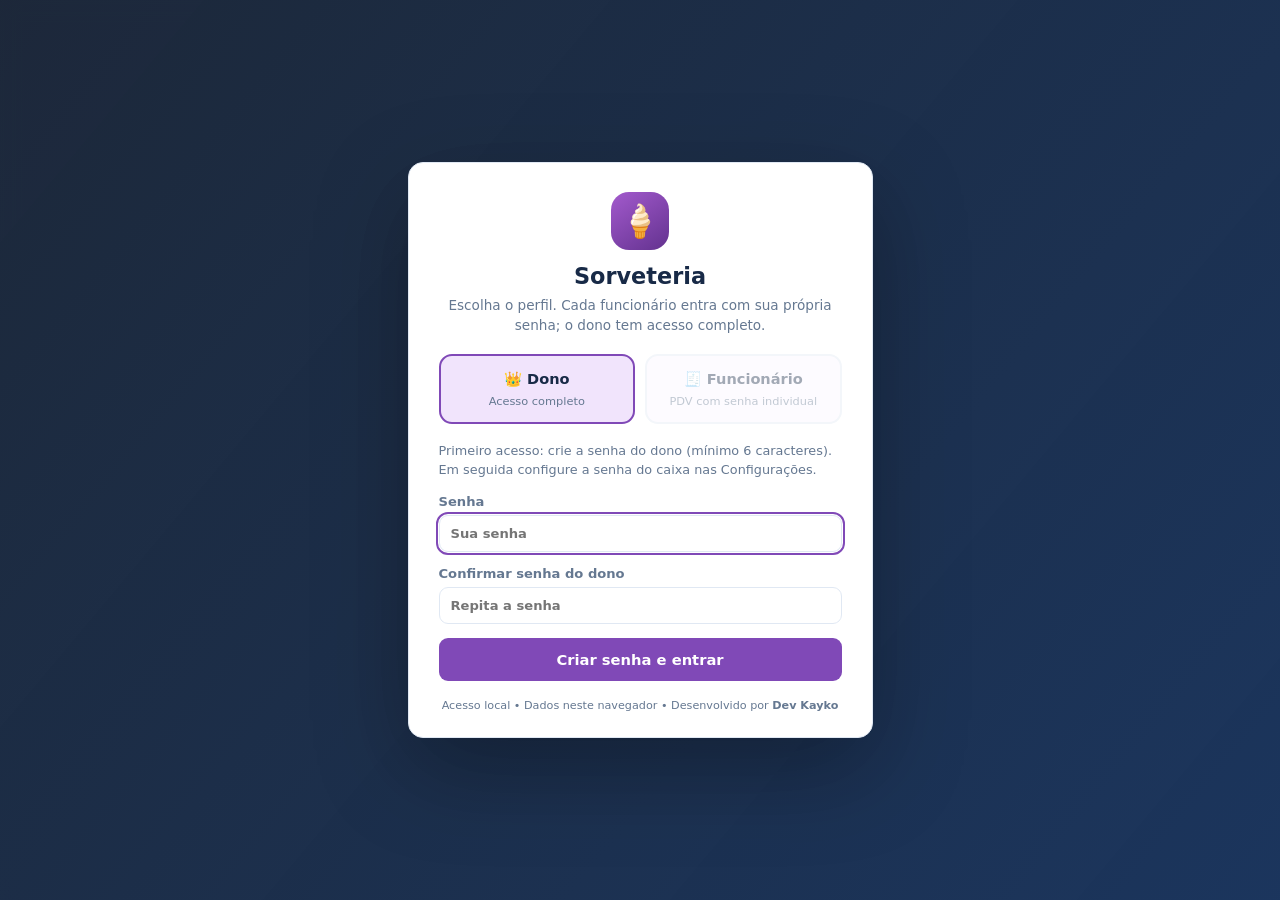
<file: index.html>
<!DOCTYPE html>
<html lang="pt-BR">
  <head>
    <meta charset="utf-8">
    <meta content="width=device-width, initial-scale=1" name="viewport">
    <meta content="#1857bf" name="theme-color">
    <meta content="Sorveteria Manager: sorvete somente por quilo, casquinhas, embalagens, caixa e relatórios. Dev Kayko." name="description">
    <title>Sorveteria | Dev Kayko</title>
    <link href="css/style.css" rel="stylesheet">
    <script defer src="js/cardapio-dados.js"></script>
    <script defer src="js/data.js"></script>
    <script defer="" src="js/security.js"></script>
    <script defer="" src="js/excel.js"></script>
    <script defer="" src="js/access.js"></script>
    <script defer="" src="js/icecream.js"></script>
    <script defer="" src="js/milkshake.js"></script>
    <script defer="" src="js/hr.js"></script>
    <script defer="" src="js/backup.js"></script>
    <script defer="" src="js/app.js"></script>
    <script>
      // Diagnóstico seguro: nunca envia nem registra a senha.
      window.addEventListener('load', function () {
        const login = document.getElementById('loginForm');
        if (!login || login.dataset.loginInitialized === 'true') return;
        const error = document.getElementById('loginError');
        if (error) {
          error.textContent = 'Erro ao carregar o login. Atualize com Ctrl + F5 e confira se os arquivos da pasta js foram publicados.';
          error.hidden = false;
        }
      });
    </script>
  </head>
  <body class="login-locked">
    <div class="shell">
      <aside class="sidebar" id="sidebar">
        <div class="brand">
          <span class="brand-icon">🍦</span>
          <span class="brand-copy"><strong id="brandName">Sorveteria</strong> <small>PDV DE SORVETERIA • V1.2.7</small></span>
        </div>
        <nav aria-label="Menu principal" id="navigation">
          <button class="nav-item active" data-page="inicio" title="Visão geral"><span class="nav-icon">▦</span> <span>Visão geral</span></button>
          <button class="nav-item" data-page="caixa" title="Frente de caixa"><span class="nav-icon">▣</span> <span>Frente de caixa</span></button>
          <button class="nav-item" data-page="produtos" title="Produtos e Estoque"><span class="nav-icon">▤</span> <span>Produtos e Estoque</span></button>
          <button class="nav-item" data-page="servicos" title="Sabores e preços"><span class="nav-icon">🍧</span> <span>Sabores e preços</span></button>
          <a class="nav-item nav-external" href="catalogo.html" rel="noopener noreferrer" target="_blank" title="Cardápio com fotos (nova aba)">
            <span class="nav-icon">📷</span>
            <span>Cardápio com fotos ↗</span>
          </a>
          <button class="nav-item" data-page="financeiro" title="Entradas e saídas"><span class="nav-icon">↗</span> <span>Financeiro</span></button>
          <button class="nav-item" data-page="funcionarios" title="Funcionários"><span class="nav-icon">♙</span> <span>Funcionários</span></button>
          <button class="nav-item" data-page="metas" title="Metas"><span class="nav-icon">◎</span> <span>Metas</span></button>
          <button class="nav-item" data-page="relatorios" title="Relatórios e histórico"><span class="nav-icon">▥</span> <span>Relatórios e histórico</span></button>
          <button class="nav-item" data-page="configuracoes" title="Configurações"><span class="nav-icon">⚙</span> <span>Configurações</span></button>
        </nav>
        <div class="side-foot">
          <span class="status-dot"></span>
          Dados neste navegador
          <small>
            Desenvolvido por
            <a class="dev-credit-link" href="dev-kayko/index.html" rel="noopener noreferrer" target="_blank" title="Conheça o site Dev Kayko">Dev Kayko</a>
          </small>
        </div>
      </aside>
      <div class="main-wrap">
        <header class="topbar">
          <div class="top-heading">
            <button aria-label="Abrir menu" class="icon-btn mobile-menu" id="toggleMenu">☰</button>
            <div>
              <h1 id="pageTitle">Visão geral</h1>
              <p id="todayText"></p>
            </div>
          </div>
          <div class="top-actions">
            <span class="chip" id="cashStatus">Caixa fechado</span>
            <span class="user-role-chip" id="roleBadge">Acesso restrito</span>
            <button class="btn btn-ghost" id="switchUser" type="button">⇄ Trocar usuário</button>
            <button class="btn btn-ghost theme-btn" id="themeToggle" title="Alternar claro e escuro" type="button">◐ <span id="themeLabel">Escuro</span></button>
            <button class="btn btn-ghost" id="backupQuick">↓ Backup</button>
          </div>
        </header>
        <main id="mainContent">
          <!-- 01 — PAINEL PRINCIPAL -->
          <section class="page active" id="page-inicio">
            <div class="welcome">
              <div>
                <span class="eyebrow">PAINEL DE CONTROLE</span>
                <h2>Seu sorvete, suas vendas.</h2>
                <p>As vendas concluídas alimentam automaticamente o histórico e o fechamento.</p>
              </div>
              <button class="btn btn-light" data-go="caixa">Abrir frente de caixa →</button>
            </div>
            <div class="stat-grid">
              <article class="stat"><span>Vendas de hoje</span> <strong id="statSales">R$ 0,00</strong> <small id="statCount">0 vendas</small></article>
              <article class="stat"><span>Outras entradas hoje</span> <strong id="statIncome">R$ 0,00</strong> <small>Não inclui vendas</small></article>
              <article class="stat"><span>Saídas de hoje</span> <strong id="statExpenses">R$ 0,00</strong> <small>Despesas registradas</small></article>
              <article class="stat">
                <span>Saldo operacional hoje</span>
                <strong id="statBalance">R$ 0,00</strong>
                <small id="statBalanceLabel">Vendas + entradas − saídas</small>
              </article>
            </div>
            <div class="two-col">
              <div class="panel">
                <div class="panel-head">
                  <h3>Últimas vendas registradas</h3>
                  <button class="link-btn" data-go="relatorios">Histórico completo</button>
                </div>
                <div class="table-wrap">
                  <table>
                    <thead>
                      <tr>
                        <th>Data/hora</th>
                        <th>Itens vendidos</th>
                        <th>Pagamento</th>
                        <th class="right">Valor</th>
                      </tr>
                    </thead>
                    <tbody id="recentSales"></tbody>
                  </table>
                </div>
              </div>
              <div class="stack-panels">
                <div class="panel">
                  <div class="panel-head">
                    <h3>Meta diária</h3>
                    <button class="link-btn" data-go="metas">Editar meta</button>
                  </div>
                  <div id="homeGoal"></div>
                </div>
                <div class="panel">
                  <div class="panel-head">
                    <h3>Avisos de estoque</h3>
                    <span class="pill" id="statLow">0</span>
                  </div>
                  <div class="notice-list" id="lowStockList"></div>
                </div>
              </div>
            </div>
          </section>
          <!-- 02 — PDV: TELA SEM ROLAGEM EXTERNA EM DESKTOP -->
          <section class="page" id="page-caixa">
            <div class="pdv-toolbar">
              <div>
                <h2>Frente de caixa <span class="pill">PDV</span> <span class="pdv-profile" id="pdvProfile">Dono</span></h2>
                <small id="posLastSale">Sorvete vendido por quilo, casquinhas e adicionais.</small>
              </div>
              <div class="action-row">
                <label class="pdv-operator-control" for="pdvOperator">
                  Atendente identificado
                  <select aria-label="Funcionário autenticado no caixa" id="pdvOperator">
                    <option value="">Selecione o atendente</option>
                  </select>
                </label>
                <button class="btn btn-ghost" id="pdvSwitchUser" type="button">⇄ Trocar usuário</button>
                <button class="btn btn-secondary" id="focusPdv" type="button">⛶ Tela expandida</button>
                <button class="btn btn-secondary" id="openCashBtn" type="button">🔐 Abrir caixa</button>
                <button class="btn btn-danger" id="closeCashBtn" type="button">🔐 Fechar caixa e backup</button>
              </div>
            </div>
            <div class="pdv-grid">
              <div class="panel pdv-catalog">
                <div class="panel-head">
                  <h3>🍦 Sorvetes e adicionais</h3>
                  <small>Monte e registre</small>
                </div>
                <div class="ice-panel" id="iceCalculator">
                  <div class="ice-top"><strong>Venda de sorvete por quilo</strong> <span id="icePriceSummary">R$ 69,90/kg</span></div>
                  <div aria-label="Venda somente por quilo" class="ice-only-weight">⚖ Preço calculado pelo peso (kg)</div>
                  <div class="ice-flavor-label">Escolha o(s) sabor(es) por quilo <small>(toque na foto ou no nome; pode selecionar vários)</small></div>
                  <div class="ice-flavor-list" id="iceFlavors"></div>
                  <div class="ice-input-row" id="iceWeightFields">
                    <label class="compact-label">
                      Calcular por
                      <select id="iceInputMode">
                        <option value="gramas">Peso da balança (g)</option>
                        <option value="valor">Valor informado (R$)</option>
                      </select>
                    </label>
                    <label class="compact-label">
                      <span id="iceAmountLabel">Peso em gramas</span>
                      <input data-numpad="" id="iceAmount" inputmode="decimal" min="0" placeholder="Ex.: 350" step="0.1" type="number">
                    </label>
                  </div>
                  <div class="ice-price-box">
                    <div><small id="iceQuoteDetail">Digite o peso ou valor</small> <strong id="iceCalcTotal">R$ 0,00</strong></div>
                    <button class="btn btn-primary" id="iceAddToCart" type="button">+ Adicionar</button>
                  </div>
                </div>
                <div class="milk-panel" id="milkPanel">
                  <div class="milk-head"><strong>🥤 Milk-shakes</strong> <small>Escolha o sabor e o tamanho do copo</small></div>
                  <div aria-label="Tipo de milk-shake" class="milk-types" role="group">
                    <button class="milk-type selected" data-milk-type="tradicional" type="button">Tradicional</button>
                    <button class="milk-type" data-milk-type="especial" type="button">Especial</button>
                  </div>
                  <div aria-label="Sabores de milk-shake" class="milk-flavors" id="milkFlavorCards"></div>
                  <div class="milk-bottom">
                    <label class="compact-label">
                      Tamanho do copo
                      <select id="milkSize">
                        <option value="300">300 ml</option>
                        <option value="400">400 ml</option>
                        <option value="500">500 ml</option>
                      </select>
                    </label>
                    <label class="compact-label">
                      Quantidade
                      <input id="milkQty" inputmode="numeric" max="99" min="1" step="1" type="number" value="1">
                    </label>
                  </div>
                  <div class="milk-total">
                    <span><small id="milkSelectedDescription">Selecione um sabor</small> <strong id="milkTotal">R$ 0,00</strong></span>
                    <button class="btn btn-primary" id="milkAdd" type="button">+ Adicionar</button>
                  </div>
                </div>
              </div>
              <div class="panel pdv-cart">
                <div class="panel-head">
                  <h3>Venda atual</h3>
                  <button class="link-btn" id="clearCart" type="button">Limpar carrinho</button>
                </div>
                <div class="table-wrap pdv-cart-table">
                  <table>
                    <thead>
                      <tr>
                        <th>Item</th>
                        <th>Qtd.</th>
                        <th class="right">Valor</th>
                        <th></th>
                      </tr>
                    </thead>
                    <tbody id="cartRows"></tbody>
                  </table>
                </div>
                <div class="cart-foot">
                  <span>Itens da venda</span>
                  <strong id="cartCount">0</strong>
                  <button class="link-btn" data-go="relatorios" id="pdvHistoryLink" type="button">↗ Ver histórico de vendas</button>
                </div>
              </div>
              <div class="panel pdv-checkout">
                <div class="panel-head">
                  <h3>Pagamento</h3>
                  <span class="mini-chip">Teclado rápido</span>
                </div>
                <div class="summary-line"><span>Subtotal</span> <strong id="posSubtotal">R$ 0,00</strong></div>
                <div class="form-row discount-row">
                  <label class="compact-label">
                    Desconto
                    <select id="discountType">
                      <option value="percent">Porcentagem (%)</option>
                      <option value="fixed">Valor (R$)</option>
                    </select>
                  </label>
                  <label class="compact-label">
                    Valor
                    <input data-numpad="" id="discountValue" min="0" step="0.01" type="number" value="0">
                  </label>
                </div>
                <div class="summary-line total-line"><span>TOTAL PARA O CLIENTE</span> <strong id="posTotal">R$ 0,00</strong></div>
                <div class="form-row payment-row">
                  <label class="compact-label">
                    Forma de pagamento
                    <select id="paymentMethod">
                      <option>Dinheiro</option>
                      <option>Pix</option>
                      <option>Cartão de débito</option>
                      <option>Cartão de crédito</option>
                      <option>Outro</option>
                    </select>
                  </label>
                  <label class="compact-label" id="receivedWrap">
                    Recebido (R$)
                    <input data-numpad="" id="receivedAmount" min="0" placeholder="0,00" step="0.01" type="number">
                  </label>
                </div>
                <div class="summary-line change-row" id="changeRow"><span id="changeLabel">Troco</span> <strong id="posChange">R$ 0,00</strong></div>
                <div class="pdv-keyboard">
                  <div class="pdv-keyboard-title"><strong>Teclado numérico</strong> <small id="numpadTarget">Editando: quantidade</small></div>
                  <div aria-label="Teclado numérico" class="pdv-numpad" id="posNumpad">
                    <button data-key="7" type="button">7</button>
                    <button data-key="8" type="button">8</button>
                    <button data-key="9" type="button">9</button>
                    <button data-key="4" type="button">4</button>
                    <button data-key="5" type="button">5</button>
                    <button data-key="6" type="button">6</button>
                    <button data-key="1" type="button">1</button>
                    <button data-key="2" type="button">2</button>
                    <button data-key="3" type="button">3</button>
                    <button class="key-action" data-key="C" type="button">C</button>
                    <button data-key="0" type="button">0</button>
                    <button aria-label="Apagar último dígito" class="key-action" data-key="back" type="button">⌫</button>
                    <button data-key="00" type="button">00</button>
                    <button data-key="." type="button">,</button>
                    <button class="key-enter" data-key="enter" type="button">OK</button>
                  </div>
                </div>
                <label class="compact-label sale-note">
                  Observação (opcional)
                  <input id="saleNote" maxlength="120" placeholder="Detalhes da venda">
                </label>
                <button class="btn btn-primary finish-btn" id="finishSale" type="button">✓ Concluir e registrar venda</button>
              </div>
              <div aria-label="Catálogo de produtos e complementos" class="panel pdv-products">
                <div class="panel-head">
                  <h3>🛍️ Catálogo de produtos e complementos</h3>
                </div>
                <div aria-label="Buscar itens e complementos" class="pdv-search-area">
                  <div class="pdv-search-heading"><strong>🔎 Todos os produtos e complementos</strong> <small>Busque, filtre e marque os mais usados com ★</small></div>
                  <!-- MILK-SHAKES: categoria, sabor e tamanho (sem estoque fictício) -->
                  <label class="pdv-search-label" for="posSearch">
                    Buscar produto ou complemento
                    <input autocomplete="off" id="posSearch" placeholder="Nome, código, sabor ou categoria..." type="search">
                  </label>
                  <div aria-label="Exibição rápida do catálogo" class="pdv-shortcuts" role="group">
                    <button aria-pressed="true" class="pdv-shortcut selected" data-catalog-view="all" type="button">▦ Todos</button>
                    <button aria-pressed="false" class="pdv-shortcut" data-catalog-view="favorites" type="button">★ Favoritos</button>
                    <button aria-pressed="false" class="pdv-shortcut" data-catalog-view="best" type="button">↗ Mais vendidos</button>
                  </div>
                  <small aria-live="polite" class="pdv-result-count" id="posResultCount"></small>
                  <div class="pdv-filters">
                    <label class="compact-label">
                      Tipo
                      <select id="posKind">
                        <option value="all">Todos os tipos</option>
                        <option value="s">Complementos Adicionais</option>
                        <option value="p">Produtos</option>
                      </select>
                    </label>
                    <label class="compact-label">
                      Categoria
                      <select id="posCategory">
                        <option value="all">Todas</option>
                      </select>
                    </label>
                  </div>
                  <div class="pdv-quick-qty">
                    <label class="compact-label">
                      Qtd. ao clicar
                      <input data-numpad="" id="posQty" inputmode="numeric" min="1" step="1" type="number" value="1">
                    </label>
                    <button class="btn btn-ghost" id="resetPosFilters" type="button">Limpar filtros</button>
                  </div>
                </div>
                <div aria-live="polite" class="pdv-tiles" id="posQuickItems"></div>
                <div class="pdv-catalog-foot">Use ★ para salvar favoritos. Os mais vendidos são calculados automaticamente pelas vendas concluídas.</div>
              </div>
            </div>
          </section>
          <!-- 03 — PRODUTOS -->
          <section class="page" id="page-produtos">
            <div class="section-head">
              <div>
                <h2>Gerenciamento de Produtos e Estoque</h2>
                <p>
                  Cadastre e gerencie produtos, categorias, sabores, preços, fotografias e quantidades em estoque. Para adicionar ou trocar uma foto, clique em Editar e escolha um arquivo do computador ou informe o caminho da imagem.
                </p>
              </div>
              <button class="btn btn-primary" id="newProduct">+ Adicionar Produto</button>
            </div>
            <div class="panel">
              <div class="stock-indicators">
                <span><b id="catalogProductCount">0</b> produtos cadastrados</span>
                <span><b id="catalogStockCount">0</b> unidades em estoque</span>
                <span><b id="catalogFlavorCount">0</b> sabores por quilo</span>
                <span><b id="catalogMilkCount">0</b> sabores de milk-shake</span>
              </div>
              <div class="form-row">
                <label class="grow">
                  Pesquisar
                  <input id="productSearch" placeholder="Nome ou código">
                </label>
                <label>
                  Exibir
                  <select id="stockFilter">
                    <option value="all">Todos</option>
                    <option value="low">Estoque baixo</option>
                  </select>
                </label>
              </div>
              <div class="table-wrap">
                <table>
                  <thead>
                    <tr>
                      <th>Produto / categoria</th>
                      <th>Código</th>
                      <th>Estoque</th>
                      <th>Custo</th>
                      <th>Venda</th>
                      <th>Ações</th>
                    </tr>
                  </thead>
                  <tbody id="productRows"></tbody>
                </table>
              </div>
            </div>
          </section>
          <!-- 04 — SERVIÇOS -->
          <section class="page" id="page-servicos">
            <p class="catalogo-shortcut"><a class="btn btn-secondary" href="catalogo.html" rel="noopener noreferrer" target="_blank">📷 Abrir cardápio com fotos ↗</a></p>
            <div class="section-head">
              <div>
                <h2>Sabores e preços de venda</h2>
                <p>Cadastre fotos dos sabores e edite o preço por quilo. O valor inicial é apenas um exemplo.</p>
              </div>
            </div>
            <div class="two-col ice-admin-grid">
              <div class="panel">
                <p class="hint">Para colocar fotos, clique em Editar no sabor e escolha uma imagem do computador. Também é possível informar um caminho na pasta de imagens.</p>
                <div class="panel-head">
                  <h3>Sabores disponíveis</h3>
                  <button class="btn btn-primary" id="newFlavor">+ Novo sabor</button>
                </div>
                <div class="table-wrap">
                  <table>
                    <thead>
                      <tr>
                        <th>Sabor</th>
                        <th>Categoria</th>
                        <th>Ações</th>
                      </tr>
                    </thead>
                    <tbody id="flavorRows"></tbody>
                  </table>
                </div>
              </div>
              <div class="panel">
                <h3>Preços do sorvete</h3>
                <form class="stack-form" id="icePricesForm">
                  <label>
                    Preço por quilo (R$ / kg)
                    <input id="iceWeightPrice" min="0.01" required="" step="0.01" type="number">
                  </label>
                  <p class="hint">Exemplo: 350 g a R$ 69,90/kg = R$ 24,47. O modo por valor calcula o peso aproximado.</p>
                  <button class="btn btn-primary" type="submit">Salvar preços</button>
                </form>
                <div class="ice-admin-info">
                  Casquinhas, cascões e embalagens têm preço e estoque próprios na aba
                  <b>Produtos e Estoque</b>
                  . Eles podem ser adicionados à venda junto com o sorvete.
                </div>
              </div>
            </div>
            <!-- CONFIGURAÇÕES DO MILK-SHAKE (ACESSO DO DONO) -->
            <div class="panel top-gap" id="milkAdminPanel">
              <div class="panel-head">
                <h3>🥤 Milk-shakes — preços e fotos</h3>
                <small>Cadastre sabores e escolha as fotos dos produtos</small>
              </div>
              <p class="hint">
                Escolha a foto diretamente no computador em cada sabor abaixo, ou informe o caminho de uma imagem já publicada. A foto inteira aparece no PDV. Não é necessário ter uma foto para vender.
              </p>
              <form class="stack-form" id="milkPricesForm">
                <div class="milk-admin-prices" id="milkPriceInputs"></div>
                <button class="btn btn-primary" type="submit">Salvar preços dos milk-shakes</button>
              </form>
              <form class="stack-form milk-new-form" id="newMilkFlavorForm">
                <h4>+ Adicionar novo sabor de milk-shake</h4>
                <div class="milk-new-fields">
                  <label>Categoria
                    <select name="milkNewType" required>
                      <option value="tradicional">Tradicional</option>
                      <option value="especial">Especial</option>
                    </select>
                  </label>
                  <label>Nome do sabor
                    <input name="milkNewName" type="text" maxlength="120" placeholder="Ex.: Doce de leite" required>
                  </label>
                  <label>Selecionar foto do computador ou celular (opcional)
                    <input name="milkNewFile" type="file" accept="image/png,image/jpeg,image/webp">
                  </label>
                  <label>Foto do produto
                    <input name="milkNewImage" type="text" maxlength="400" placeholder="Caminho da foto">
                  </label>
                </div>
                <button type="submit" class="btn btn-primary">+ Cadastrar sabor</button>
                <p class="hint">Selecione uma foto do dispositivo ou informe o caminho da foto. Fotos escolhidas do dispositivo ficam salvas neste navegador e devem ser incluídas no Backup Completo (ZIP). Para exibir a foto em outros aparelhos, use uma imagem publicada junto com o site.</p>
              </form>
              <div class="milk-admin-list" id="milkFlavorAdmin"></div>
            </div>
            <div class="panel top-gap">
              <div class="panel-head">
                <h3>Outros itens e adicionais</h3>
                <button class="btn btn-secondary" id="newService">+ Novo adicional</button>
              </div>
              <div class="table-wrap">
                <table>
                  <thead>
                    <tr>
                      <th>Item</th>
                      <th>Categoria</th>
                      <th>Unidade</th>
                      <th>Preço</th>
                      <th>Ações</th>
                    </tr>
                  </thead>
                  <tbody id="serviceRows"></tbody>
                </table>
              </div>
            </div>
          </section>
          <!-- 05 — ENTRADAS E SAÍDAS MANUAIS -->
          <section class="page" id="page-financeiro">
            <div class="section-head">
              <div>
                <h2>Entradas e saídas</h2>
                <p>Despesas, pagamentos, retiradas e entradas extras; vendas são registradas pelo PDV.</p>
              </div>
              <button class="btn btn-primary" id="newMovement">+ Novo lançamento</button>
            </div>
            <div class="stat-grid stats-three">
              <article class="stat"><span>Entradas extras do mês</span> <strong id="finIncome">R$ 0,00</strong></article>
              <article class="stat"><span>Saídas do mês</span> <strong id="finExpense">R$ 0,00</strong></article>
              <article class="stat"><span>Saldo total do mês *</span> <strong id="finBalance">R$ 0,00</strong></article>
            </div>
            <p class="hint">* Saldo operacional: vendas + outras entradas − saídas. O valor não representa necessariamente lucro contábil.</p>
            <div class="panel">
              <div class="panel-head">
                <h3>Histórico de movimentações</h3>
                <small>Cancelamentos permanecem no histórico</small>
              </div>
              <div class="table-wrap">
                <table>
                  <thead>
                    <tr>
                      <th>Data</th>
                      <th>Tipo</th>
                      <th>Descrição</th>
                      <th>Categoria</th>
                      <th>Valor</th>
                      <th>Ação</th>
                    </tr>
                  </thead>
                  <tbody id="movementRows"></tbody>
                </table>
              </div>
            </div>
          </section>
          <!-- 06 — FUNCIONÁRIOS -->
          <section class="page" id="page-funcionarios">
            <div class="section-head">
              <div>
                <h2>Gestão de Funcionários</h2>
                <p>Cadastro, função, admissão, desligamento, salários e pagamentos. Acesso exclusivo do dono.</p>
              </div>
              <button class="btn btn-primary" id="newEmployee">+ Cadastrar funcionário</button>
            </div>
            <div class="stat-grid stats-three">
              <article class="stat"><span>Funcionários ativos</span> <strong id="hrActiveCount">0</strong></article>
              <article class="stat"><span>Folha-base mensal (ativos)</span> <strong id="hrPayrollBase">R$ 0,00</strong></article>
              <article class="stat"><span>Pagamentos no mês</span> <strong id="hrPaidMonth">R$ 0,00</strong></article>
            </div>
            <div class="panel">
              <div class="form-row">
                <label>
                  Buscar funcionário
                  <input id="hrSearch" placeholder="Nome, setor ou função" type="search">
                </label>
                <label>
                  Situação
                  <select id="hrStatus">
                    <option value="all">Todos</option>
                    <option value="active">Ativos</option>
                    <option value="dismissed">Desligados</option>
                  </select>
                </label>
              </div>
              <div class="table-wrap">
                <table>
                  <thead>
                    <tr>
                      <th>Funcionário / setor</th>
                      <th>Função</th>
                      <th>Admissão</th>
                      <th>Situação</th>
                      <th>Salário</th>
                      <th>Ações</th>
                    </tr>
                  </thead>
                  <tbody id="employeeRows"></tbody>
                </table>
              </div>
            </div>
            <div class="panel top-gap">
              <div class="section-head">
                <div>
                  <h3>Relatório de pagamentos</h3>
                  <p>Pagamentos registrados no financeiro e vinculados ao funcionário.</p>
                </div>
                <button class="btn btn-secondary" id="hrPrintPayments" type="button">⎙ Imprimir pagamentos / PDF</button>
              </div>
              <div class="form-row">
                <label>
                  Competência (mês)
                  <input id="hrMonth" type="month">
                </label>
                <label>
                  Funcionário
                  <select id="hrEmployeeFilter">
                    <option value="all">Todos</option>
                  </select>
                </label>
              </div>
              <div class="table-wrap">
                <table>
                  <thead>
                    <tr>
                      <th>Data</th>
                      <th>Funcionário</th>
                      <th>Competência</th>
                      <th>Descrição</th>
                      <th>Forma</th>
                      <th>Valor</th>
                      <th>Situação</th>
                    </tr>
                  </thead>
                  <tbody id="hrPaymentRows"></tbody>
                </table>
              </div>
              <div class="hr-total" id="hrPaymentTotal"></div>
            </div>
            <p class="security-note">
              Senhas individuais: o dono pode definir ou redefinir a senha de cada funcionário pelo botão Senha do PDV. O operador não pode alterar sua identidade enquanto está logado. Fichas de admissão/desligamento e relatórios são registros administrativos internos. Não substituem documentos legais de contratação, rescisão ou folha de pagamento. Faça backup regularmente.
            </p>
          </section>
          <!-- 07 — METAS -->
          <section class="page" id="page-metas">
            <div class="section-head">
              <div>
                <h2>Metas de vendas</h2>
                <p>Defina objetivos em reais e acompanhe seu progresso diário e mensal.</p>
              </div>
            </div>
            <div class="two-col">
              <div class="panel">
                <h3>Configurar metas</h3>
                <form class="stack-form" id="goalsForm">
                  <label>
                    Meta diária de vendas (R$)
                    <input id="goalDaily" min="0" required="" step="0.01" type="number">
                  </label>
                  <label>
                    Meta mensal de vendas (R$)
                    <input id="goalMonthly" min="0" required="" step="0.01" type="number">
                  </label>
                  <p class="hint">Digite 0 para desativar uma meta. Vendas canceladas não contam.</p>
                  <button class="btn btn-primary" type="submit">Salvar metas</button>
                </form>
              </div>
              <div class="panel">
                <h3>Progresso das metas</h3>
                <div id="goalsProgress"></div>
                <p class="hint">Atingir uma meta significa alcançar o faturamento definido, não necessariamente obter lucro.</p>
              </div>
            </div>
          </section>
          <!-- 08 — HISTÓRICO, FECHAMENTOS E RELATÓRIOS -->
          <section class="page" id="page-relatorios">
            <div class="section-head">
              <div>
                <h2>Relatórios e histórico de operações</h2>
                <p>Vendas, itens vendidos, entradas, saídas, saldos e fechamentos do período.</p>
              </div>
              <div class="action-row">
                <button class="btn btn-secondary" id="reportBackup">↓ Backup JSON</button>
                <button class="btn btn-secondary" id="exportExcelReport">▦ Exportar Excel (.xlsx)</button>
                <button class="btn btn-primary" id="printReport">⎙ Imprimir / Salvar PDF</button>
              </div>
            </div>
            <div class="panel report-filters">
              <div class="form-row">
                <label>
                  Período
                  <select id="reportPeriod">
                    <option value="day">Dia</option>
                    <option value="month">Mês</option>
                  </select>
                </label>
                <label id="reportDayWrap">
                  Selecionar dia
                  <input id="reportDay" type="date">
                </label>
                <label hidden="" id="reportMonthWrap">
                  Selecionar mês
                  <input id="reportMonth" type="month">
                </label>
              </div>
            </div>
            <div id="printHeader">
              <img alt="Logo da sorveteria" class="report-logo" hidden="" id="reportLogo">
              <h2 id="reportCompany">Sorveteria</h2>
              <p id="reportCompanyDetail"></p>
              <p id="reportTitle"></p>
            </div>
            <div class="stat-grid report-stats">
              <article class="stat"><span>Vendas</span> <strong id="reportSales">R$ 0,00</strong></article>
              <article class="stat"><span>Outras entradas</span> <strong id="reportIncome">R$ 0,00</strong></article>
              <article class="stat"><span>Saídas</span> <strong id="reportOut">R$ 0,00</strong></article>
              <article class="stat"><span>Saldo operacional</span> <strong id="reportBalance">R$ 0,00</strong> <small id="reportSign">Positivo / negativo</small></article>
            </div>
            <div class="panel report-block">
              <div class="panel-head">
                <h3>Resumo do período</h3>
              </div>
              <div class="summary-grid" id="reportSummary"></div>
            </div>
            <div class="panel report-block">
              <div class="panel-head">
                <h3>Detalhamento das vendas por tipo</h3>
              </div>
              <div class="table-wrap">
                <table>
                  <thead>
                    <tr>
                      <th>Tipo</th>
                      <th>Nome</th>
                      <th>Qtd.</th>
                      <th class="right">Total bruto</th>
                    </tr>
                  </thead>
                  <tbody id="reportItemRows"></tbody>
                </table>
              </div>
              <p class="hint">O total bruto dos itens é antes dos descontos. O total líquido aparece em Vendas.</p>
            </div>
            <div class="panel report-block">
              <div class="panel-head">
                <h3>Vendas registradas</h3>
                <small>As canceladas continuam no histórico</small>
              </div>
              <div class="table-wrap">
                <table>
                  <thead>
                    <tr>
                      <th>Data/hora</th>
                      <th>Itens</th>
                      <th>Pagamento</th>
                      <th class="right">Total líquido</th>
                      <th class="screen-only">Comprovante / Ação</th>
                    </tr>
                  </thead>
                  <tbody id="reportSaleRows"></tbody>
                </table>
              </div>
            </div>
            <div class="panel report-block">
              <div class="panel-head">
                <h3>Entradas e saídas avulsas</h3>
              </div>
              <div class="table-wrap">
                <table>
                  <thead>
                    <tr>
                      <th>Data</th>
                      <th>Descrição</th>
                      <th>Categoria</th>
                      <th>Tipo</th>
                      <th class="right">Valor</th>
                    </tr>
                  </thead>
                  <tbody id="reportMovRows"></tbody>
                </table>
              </div>
            </div>
            <div class="panel report-block">
              <div class="panel-head">
                <h3>Fechamentos de caixa</h3>
              </div>
              <div class="table-wrap">
                <table>
                  <thead>
                    <tr>
                      <th>Abriu em</th>
                      <th>Fechou em</th>
                      <th>Fundo inicial</th>
                      <th>Esperado em dinheiro</th>
                      <th>Contado</th>
                      <th>Diferença</th>
                    </tr>
                  </thead>
                  <tbody id="reportSessionRows"></tbody>
                </table>
              </div>
            </div>
            <p class="hint report-disclaimer">
              Saldo operacional = vendas + outras entradas − saídas registradas. Não é lucro contábil: estoque comprado, impostos, taxas de cartão e obrigações não lançadas podem alterar o resultado. Valores de Pix/cartão integram o faturamento, mas não o dinheiro físico na gaveta.
            </p>
          </section>
          <!-- 09 — CONFIGURAÇÕES E BACKUP -->
          <section class="page" id="page-configuracoes">
            <div class="section-head">
              <div>
                <h2>Configurações e segurança</h2>
                <p>Personalize o negócio e faça cópias de segurança dos dados.</p>
              </div>
            </div>
            <div class="two-col">
              <div class="panel">
                <h3>Dados da sorveteria</h3>
                <form class="stack-form" id="settingsForm">
                  <label>
                    Nome da sorveteria
                    <input id="settingName" maxlength="70" required="">
                  </label>
                  <label>
                    Telefone
                    <input id="settingPhone" maxlength="30" placeholder="Ex.: (87) 99999-9999">
                  </label>
                  <label>
                    Cidade / UF
                    <input id="settingCity" maxlength="90" placeholder="Ex.: Arcoverde - PE">
                  </label>
                  <label>
                    Endereço (opcional)
                    <input id="settingAddress" maxlength="150">
                  </label>
                  <div class="logo-editor">
                    <label>
                      Logo da sorveteria (JPG, PNG ou WebP)
                      <input accept="image/png,image/jpeg,image/webp" id="settingLogoFile" type="file">
                    </label>
                    <div class="logo-preview-frame"><img alt="Prévia da logo" hidden="" id="settingLogoPreview"> <span id="settingLogoEmpty">Nenhuma logo cadastrada</span></div>
                    <button class="btn btn-secondary" id="removeLogo" type="button">Remover logo</button>
                    <p class="hint">A logo será reduzida para uso na impressão térmica 58 mm. Salve as informações para confirmar. Ela também será incluída no backup JSON.</p>
                  </div>
                  <button class="btn btn-primary" type="submit">Salvar informações</button>
                </form>
              </div>
              <div class="panel">
                <h3>Backup e restauração</h3>
                <p>Backup completo ZIP: vendas, estoque, fotos dos produtos, relatórios e configurações. O JSON simples continua disponível.</p>
                <div class="button-stack">
                  <button class="btn btn-primary" id="exportBackup">↓ Baixar backup JSON</button>
                  <button class="btn btn-secondary" id="exportExcelAll">▦ Histórico completo para Excel (.xlsx)</button>
                  <button class="btn btn-primary" id="completeBackup" type="button">↓ Salvar backup completo ZIP + fotos + Excel</button>
                  <label class="btn btn-secondary upload-label">
                    ↑ Restaurar backup completo ZIP
                    <input accept=".zip,application/zip" hidden="" id="importCompleteBackup" type="file">
                  </label>
                  <label class="btn btn-secondary upload-label">
                    ↑ Restaurar backup
                    <input accept=".json,application/json" hidden="" id="importBackup" type="file">
                  </label>
                </div>
                <small id="lastBackupText"></small>
                <p class="hint">
                  Restaurar substitui os dados deste navegador. Guarde os backups fora do computador. O backup completo preserva cópias das fotos encontradas, além dos dados e do relatório Excel. Ao salvar, escolha a pasta na janela do navegador, quando disponível.
                </p>
                <p class="hint">O Excel é uma cópia para consulta e arquivo, não um banco sincronizado. Exporte novamente após novas vendas.</p>
              </div>
            </div>
            <div class="panel top-gap security-panel">
              <div class="panel-head">
                <h3>🔐 Senha do dono</h3>
                <span class="pill" id="securityStatus">Não configurada</span>
              </div>
              <p>
                A senha do dono libera o painel administrativo. A senha operacional do caixa é separada e usada para abrir/fechar o atendimento. Cada funcionário entra no PDV com sua senha individual.
              </p>
              <button class="btn btn-secondary" id="changeCashPassword" type="button">Alterar senha do dono</button>
              <p class="hint">
                Para recuperar a senha do dono, guarde o código de recuperação gerado no primeiro acesso. Ele não aparece novamente e pode ser substituído pelo dono.
              </p>
              <button class="btn btn-secondary" id="renewRecoveryCode" type="button">Gerar novo código de recuperação</button>
              <p class="hint">
                A recuperação exige esse código. Sem a senha e sem o código, o site não consegue verificar quem é o dono. O sistema é local e não possui recuperação por e-mail.
              </p>
            </div>
            <div class="panel top-gap cash-access-panel">
              <div class="panel-head">
                <h3>🧾 Funcionário e senha do caixa</h3>
                <span class="pill" id="cashAccessStatus">Configure a senha do caixa</span>
              </div>
              <p>
                Cada funcionário
                <b>entra no PDV com senha individual</b>
                , que também é usada para abrir, fechar e desbloquear o caixa. A senha operacional abaixo fica reservada ao dono e é diferente da senha administrativa.
              </p>
              <button class="btn btn-primary" id="configureCashPassword" type="button">Criar senha do caixa</button>
              <p class="hint">
                Somente o dono pode configurar a senha do caixa. O funcionário não acessa produtos, salários, financeiro, relatórios, Excel, backups ou configurações.
              </p>
            </div>
            <div class="panel top-gap">
              <h3>Armazenamento e limitações</h3>
              <p>
                Os registros ficam neste navegador. Não use modo anônimo e não limpe os dados do site. Os perfis são uma restrição de interface local, não autenticação segura de servidor: quem tem acesso ao navegador e às ferramentas de desenvolvimento pode consultar ou alterar o armazenamento. Para proteção real de salários e finanças, use banco de dados com permissões e login no servidor.
              </p>
            </div>
          </section>
        </main>
        <footer>
          ©
          <span id="footerYear"></span>
          Sorveteria · Desenvolvido por
          <a class="dev-credit-link" href="dev-kayko/index.html" rel="noopener noreferrer" target="_blank" title="Conheça o site Dev Kayko">Dev Kayko</a>
        </footer>
      </div>
    </div>
    <div class="modal-overlay" hidden="" id="modalOverlay">
      <div aria-labelledby="modalTitle" aria-modal="true" class="modal" role="dialog">
        <div class="modal-head">
          <h3 id="modalTitle">Cadastro</h3>
          <button aria-label="Fechar" class="icon-btn" id="closeModal">✕</button>
        </div>
        <form id="modalForm">
          <div class="stack-form" id="modalFields"></div>
          <div class="modal-actions">
            <button class="btn btn-secondary" id="cancelModal" type="button">Cancelar</button>
            <button class="btn btn-primary" type="submit">Salvar</button>
          </div>
        </form>
      </div>
    </div>
    <!-- Comprovante pós-venda: duas vias (cliente e loja), papel 58 mm -->
    <div class="modal-overlay" hidden="" id="receiptOverlay">
      <div aria-labelledby="receiptModalTitle" aria-modal="true" class="modal receipt-modal" role="dialog">
        <div class="modal-head">
          <h3 id="receiptModalTitle">Venda registrada ✓</h3>
          <button aria-label="Fechar comprovante" class="icon-btn" id="closeReceiptModal" type="button">✕</button>
        </div>
        <p class="receipt-status" id="receiptSaleText"></p>
        <div class="receipt-actions">
          <button class="btn btn-primary" id="printCustomerReceipt" type="button">⎙ Via do cliente (58 mm)</button>
          <button class="btn btn-secondary" id="printStoreReceipt" type="button">⎙ Via da loja (58 mm)</button>
          <button class="btn btn-secondary" id="printBothReceipts" type="button">⎙ Imprimir as duas vias</button>
          <button class="btn btn-ghost" id="exportLastSaleExcel" type="button">▦ Registrar esta venda no Excel</button>
        </div>
        <p class="hint">
          Selecione a impressora térmica instalada no dispositivo e configure papel de 58 mm; a arte já inclui margens internas confortáveis. Impressão via janela do navegador; Bluetooth direto depende do modelo. Documento de venda para conferência.
        </p>
        <div class="modal-actions">
          <button class="btn btn-ghost" id="doneReceipt" type="button">Continuar atendendo</button>
        </div>
      </div>
    </div>
    <!-- Entrada obrigatória: dono ou funcionário -->
    <div class="modal-overlay login-overlay" id="loginOverlay" role="presentation">
      <div aria-labelledby="loginTitle" aria-modal="true" class="modal login-modal" role="dialog">
        <div aria-hidden="true" class="login-emblem">🍦</div>
        <h2 id="loginTitle">Sorveteria</h2>
        <p class="login-subtitle">Escolha o perfil. Cada funcionário entra com sua própria senha; o dono tem acesso completo.</p>
        <div aria-label="Perfil de acesso" class="login-role-picker" role="group">
          <button aria-pressed="true" class="login-role selected" id="loginOwner" type="button"><strong>👑 Dono</strong> <small>Acesso completo</small></button>
          <button aria-pressed="false" class="login-role" id="loginOperator" type="button"><strong>🧾 Funcionário</strong> <small>PDV com senha individual</small></button>
        </div>
        <!-- Segurança: impede que a senha seja enviada pela URL caso algum script falhe. -->
        <form autocomplete="off" class="stack-form" id="loginForm" method="post" onsubmit="return false;">
          <p class="login-help" id="loginHelp">Informe sua senha para acessar o sistema.</p>
          <label hidden="" id="loginEmployeeWrap">
            Funcionário
            <select id="loginEmployee" name="employeeId">
              <option value="">Escolha seu nome</option>
            </select>
          </label>
          <label id="loginPasswordWrap">
            Senha
            <input autocomplete="off" id="loginPassword" maxlength="64" minlength="6" name="password" placeholder="Sua senha" required="" type="password">
          </label>
          <label hidden="" id="loginPasswordConfirmWrap">
            Confirmar senha do dono
            <input autocomplete="new-password" id="loginPasswordConfirm" maxlength="64" minlength="6" name="passwordConfirm" placeholder="Repita a senha" type="password">
          </label>
          <p class="auth-error" hidden="" id="loginError" role="alert"></p>
          <button class="btn btn-primary login-submit" id="loginSubmit" type="submit">Entrar no sistema</button>
          <button class="recovery-link" hidden="" id="forgotOwnerPassword" type="button">Esqueci a senha do dono</button>
        </form>
        <p class="login-footer">
          Acesso local • Dados neste navegador • Desenvolvido por
          <a class="dev-credit-link" href="dev-kayko/index.html" rel="noopener noreferrer" target="_blank" title="Conheça o site Dev Kayko">Dev Kayko</a>
        </p>
      </div>
    </div>
    <!-- Código de recuperação criado pelo dono: mostrar apenas uma vez. -->
    <div class="modal-overlay recovery-overlay" hidden="" id="recoveryCodeOverlay">
      <div aria-labelledby="recoveryCodeTitle" aria-modal="true" class="modal auth-modal" role="dialog">
        <div aria-hidden="true" class="auth-icon">🔑</div>
        <h3 id="recoveryCodeTitle">Guarde seu código de recuperação</h3>
        <p>Se esquecer a senha do dono, este código permite cadastrar outra senha <b>sem apagar as vendas</b> . Ele aparece somente agora. Não entregue ao funcionário.</p>
        <div aria-label="Código de recuperação" class="recovery-code-display" id="recoveryCodeText"></div>
        <div class="recovery-code-actions">
          <button class="btn btn-secondary" id="copyRecoveryCode" type="button">Copiar código</button>
          <button class="btn btn-secondary" id="downloadRecoveryCode" type="button">Salvar arquivo TXT</button>
        </div>
        <p class="hint">O código anterior deixa de funcionar quando você gerar outro ou redefinir a senha.</p>
        <button class="btn btn-primary" id="closeRecoveryCode" type="button">Já guardei o código</button>
      </div>
    </div>
    <!-- Redefinição de senha do dono exige o código criado anteriormente. -->
    <div class="modal-overlay recovery-overlay" hidden="" id="recoverOwnerOverlay">
      <div aria-labelledby="recoverOwnerTitle" aria-modal="true" class="modal auth-modal" role="dialog">
        <div aria-hidden="true" class="auth-icon">🔐</div>
        <h3 id="recoverOwnerTitle">Recuperar acesso do dono</h3>
        <p id="recoverOwnerMessage">Informe seu código de recuperação para criar outra senha administrativa.</p>
        <form autocomplete="off" class="stack-form" id="recoverOwnerForm">
          <label>
            Código de recuperação
            <input autocomplete="off" id="recoverOwnerCode" maxlength="50" name="recoveryCode" placeholder="XXXX-XXXX-XXXX-XXXX-XXXX-XXXX" required="" type="text">
          </label>
          <label>
            Nova senha do dono
            <input autocomplete="new-password" maxlength="64" minlength="6" name="newPassword" placeholder="Mínimo de 6 caracteres" required="" type="password">
          </label>
          <label>
            Repetir nova senha
            <input autocomplete="new-password" maxlength="64" minlength="6" name="confirmPassword" required="" type="password">
          </label>
          <p class="auth-error" hidden="" id="recoverOwnerError" role="alert"></p>
          <div class="modal-actions">
            <button class="btn btn-secondary" id="cancelOwnerRecovery" type="button">Voltar</button>
            <button class="btn btn-primary" id="confirmOwnerRecovery" type="submit">Redefinir senha</button>
          </div>
        </form>
      </div>
    </div>
    <!-- Configurar senha operacional de abrir/fechar caixa: só pelo dono -->
    <div class="modal-overlay auth-overlay" hidden="" id="cashAccessOverlay">
      <div aria-labelledby="cashAccessTitle" aria-modal="true" class="modal auth-modal" role="dialog">
        <div aria-hidden="true" class="auth-icon">🔐</div>
        <h3 id="cashAccessTitle">Senha operacional do caixa</h3>
        <p>Configure uma senha para abrir, fechar e desbloquear o caixa. Funcionários usam suas senhas individuais; esta senha é para o dono operar o caixa.</p>
        <form autocomplete="off" class="stack-form" id="cashAccessForm">
          <label>
            Confirmar senha do dono
            <input autocomplete="off" maxlength="64" minlength="6" name="ownerPassword" required="" type="password">
          </label>
          <label>
            Nova senha do caixa
            <input autocomplete="new-password" maxlength="64" minlength="6" name="newPassword" placeholder="Mínimo 6 caracteres" required="" type="password">
          </label>
          <label>
            Confirmar senha do caixa
            <input autocomplete="new-password" maxlength="64" minlength="6" name="confirmPassword" required="" type="password">
          </label>
          <p class="auth-error" hidden="" id="cashAccessError" role="alert"></p>
          <div class="modal-actions">
            <button class="btn btn-secondary" id="cancelCashAccess" type="button">Cancelar</button>
            <button class="btn btn-primary" id="saveCashAccess" type="submit">Salvar senha do caixa</button>
          </div>
        </form>
      </div>
    </div>
    <!-- Senha do caixa para abrir/fechar/desbloquear; senha do dono para sair da área restrita -->
    <div class="modal-overlay auth-overlay" hidden="" id="securityOverlay">
      <div aria-describedby="securityModalDescription" aria-labelledby="securityModalTitle" aria-modal="true" class="modal auth-modal" role="dialog">
        <div aria-hidden="true" class="auth-icon">🔐</div>
        <h3 id="securityModalTitle">Senha do caixa</h3>
        <p id="securityModalDescription">Informe a senha do operador.</p>
        <form autocomplete="off" id="securityForm">
          <div class="stack-form" id="securityFields"></div>
          <p class="auth-error" hidden="" id="securityError" role="alert"></p>
          <div class="modal-actions">
            <button class="btn btn-ghost" hidden="" id="securitySwitchUser" type="button">Trocar usuário</button>
            <button class="btn btn-secondary" id="securityCancel" type="button">Cancelar</button>
            <button class="btn btn-primary" id="securityConfirm" type="submit">Confirmar</button>
          </div>
        </form>
      </div>
    </div>
    <div aria-hidden="true" id="receiptPaper"></div>
    <div aria-live="polite" class="toast" id="toast" role="status"></div>
  </body>
</html>
</file>
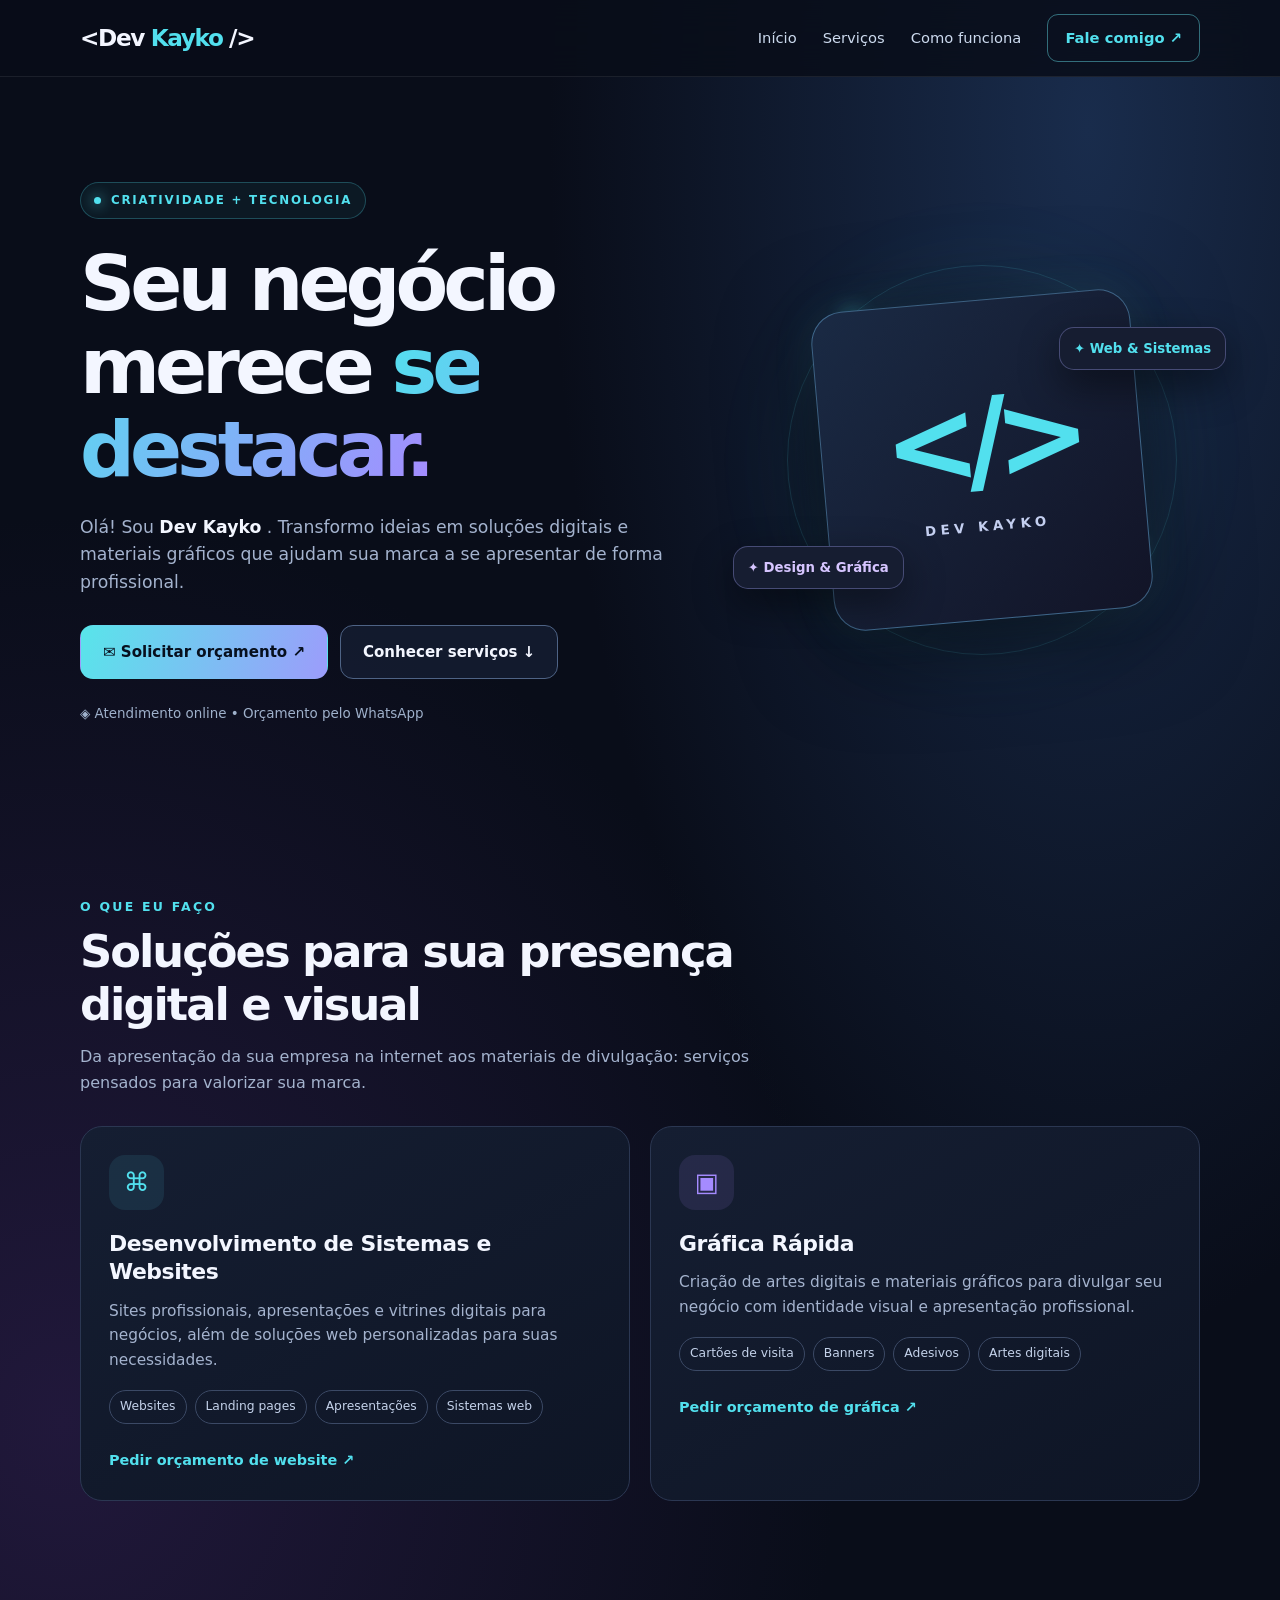
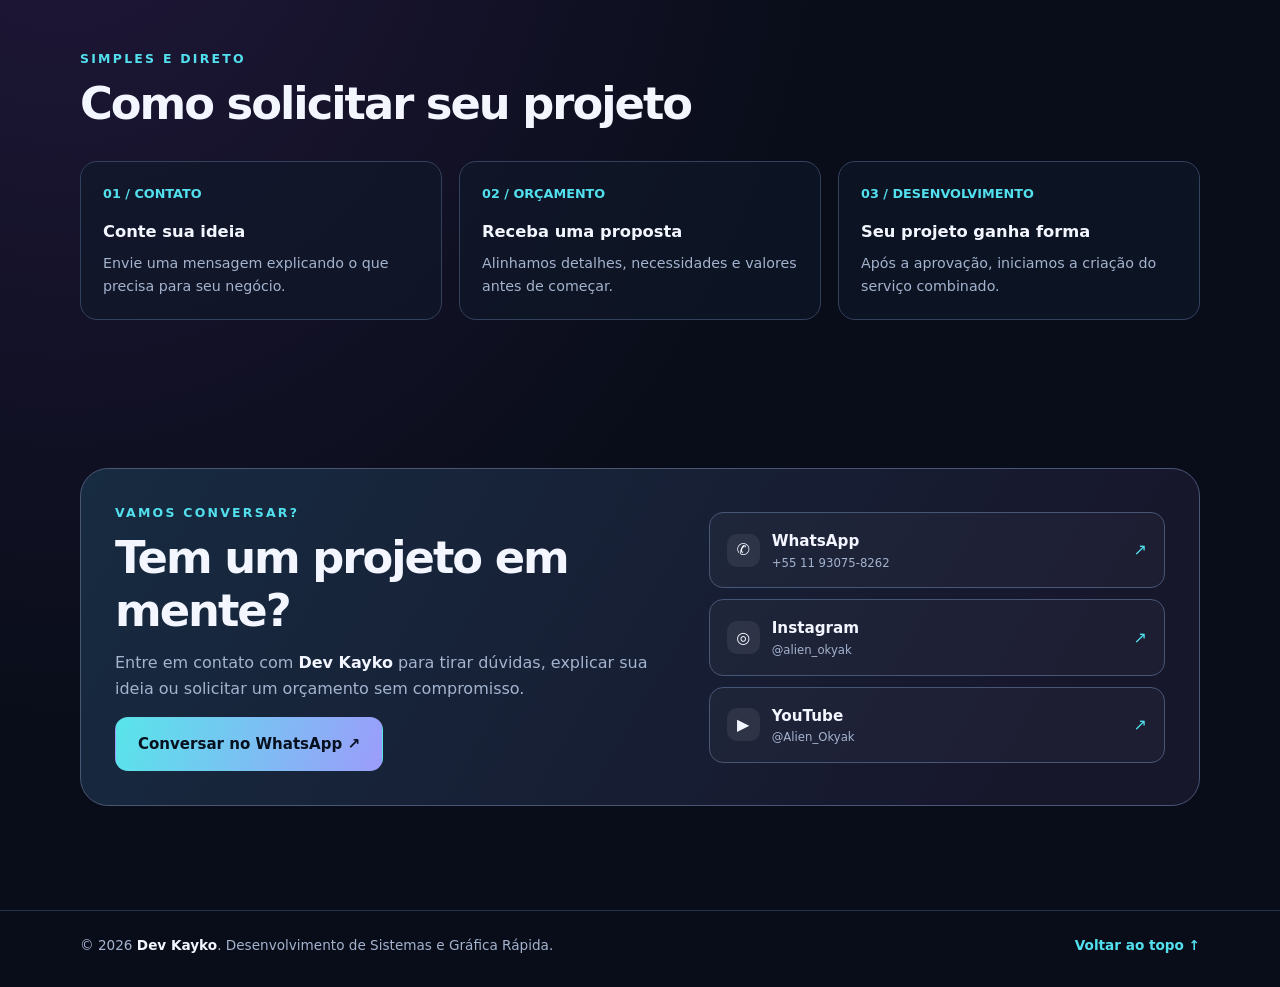
<file: dev-kayko/index.html>
<!DOCTYPE html>
<html lang="pt-BR">
  <head>
    <meta charset="utf-8">
    <meta content="width=device-width, initial-scale=1.0" name="viewport">
    <meta content="#090d19" name="theme-color">
    <meta content="Dev Kayko — desenvolvimento de sistemas, websites, apresentações digitais e serviços de gráfica rápida. Solicite seu orçamento." name="description">
    <title>Dev Kayko | Serviços e Contato</title>
    <link href="style.css" rel="stylesheet">
  </head>
  <body id="inicio">
    <header class="topbar">
      <nav aria-label="Navegação principal" class="wrap nav">
        <a aria-label="Dev Kayko, início" class="brand" href="#inicio">&lt;Dev <em>Kayko</em> /&gt;</a>
        <button aria-controls="navLinks" aria-expanded="false" aria-label="Abrir menu" class="hamb" id="menuButton">☰</button>
        <div class="navlinks" id="navLinks">
          <a href="#inicio">Início</a>
          <a href="#servicos">Serviços</a>
          <a href="#como-funciona">Como funciona</a>
          <a class="navbtn" href="#contato">Fale comigo ↗</a>
        </div>
      </nav>
    </header>
    <main>
      <div class="wrap hero">
        <div>
          <div class="eyebrow"><span aria-hidden="true" class="dot"></span> Criatividade + tecnologia</div>
          <h1>Seu negócio merece <span class="gradient">se destacar.</span></h1>
          <p class="lead">
            Olá! Sou
            <strong style="color:var(--text)">Dev Kayko</strong>
            . Transformo ideias em soluções digitais e materiais gráficos que ajudam sua marca a se apresentar de forma profissional.
          </p>
          <div class="actions">
            <a class="btn primary" href="https://wa.me/5511930758262?text=Ol%C3%A1%2C%20Dev%20Kayko!%20Gostaria%20de%20solicitar%20um%20or%C3%A7amento." rel="noopener noreferrer" target="_blank">
              ✉ Solicitar orçamento ↗
            </a>
            <a class="btn outline" href="#servicos">Conhecer serviços ↓</a>
          </div>
          <p class="meta">◈ Atendimento online • Orçamento pelo WhatsApp</p>
        </div>
        <div aria-hidden="true" class="hero-art">
          <div class="orbit"><i class="orb"></i><i class="orb two"></i></div>
          <div class="dev-card">
            <div class="symbol">&lt;/&gt;</div>
            <small>Dev Kayko</small>
          </div>
          <div class="spark one">✦ Web &amp; Sistemas</div>
          <div class="spark two">✦ Design &amp; Gráfica</div>
        </div>
      </div>
      <section class="section wrap" id="servicos">
        <div class="section-heading">
          <div class="kicker">O que eu faço</div>
          <h2>Soluções para sua presença digital e visual</h2>
          <p>Da apresentação da sua empresa na internet aos materiais de divulgação: serviços pensados para valorizar sua marca.</p>
        </div>
        <div class="cards">
          <article class="service">
            <div aria-hidden="true" class="ico">⌘</div>
            <h3>Desenvolvimento de Sistemas e Websites</h3>
            <p>Sites profissionais, apresentações e vitrines digitais para negócios, além de soluções web personalizadas para suas necessidades.</p>
            <div class="chips"><span>Websites</span><span>Landing pages</span><span>Apresentações</span><span>Sistemas web</span></div>
            <a class="textlink" href="https://wa.me/5511930758262?text=Ol%C3%A1%2C%20Dev%20Kayko!%20Quero%20um%20or%C3%A7amento%20para%20desenvolvimento%20de%20sistemas%20ou%20websites." rel="noopener noreferrer" target="_blank">
              Pedir orçamento de website ↗
            </a>
          </article>
          <article class="service">
            <div aria-hidden="true" class="ico">▣</div>
            <h3>Gráfica Rápida</h3>
            <p>Criação de artes digitais e materiais gráficos para divulgar seu negócio com identidade visual e apresentação profissional.</p>
            <div class="chips"><span>Cartões de visita</span><span>Banners</span><span>Adesivos</span><span>Artes digitais</span></div>
            <a class="textlink" href="https://wa.me/5511930758262?text=Ol%C3%A1%2C%20Dev%20Kayko!%20Quero%20um%20or%C3%A7amento%20de%20gr%C3%A1fica%20r%C3%A1pida." rel="noopener noreferrer" target="_blank">
              Pedir orçamento de gráfica ↗
            </a>
          </article>
        </div>
      </section>
      <section class="section wrap" id="como-funciona">
        <div class="section-heading">
          <div class="kicker">Simples e direto</div>
          <h2>Como solicitar seu projeto</h2>
        </div>
        <div class="process">
          <div class="step">
            <div class="number">01 / CONTATO</div>
            <h3>Conte sua ideia</h3>
            <p>Envie uma mensagem explicando o que precisa para seu negócio.</p>
          </div>
          <div class="step">
            <div class="number">02 / ORÇAMENTO</div>
            <h3>Receba uma proposta</h3>
            <p>Alinhamos detalhes, necessidades e valores antes de começar.</p>
          </div>
          <div class="step">
            <div class="number">03 / DESENVOLVIMENTO</div>
            <h3>Seu projeto ganha forma</h3>
            <p>Após a aprovação, iniciamos a criação do serviço combinado.</p>
          </div>
        </div>
      </section>
      <section class="section wrap" id="contato">
        <div class="contact-panel">
          <div>
            <div class="kicker">Vamos conversar?</div>
            <h2>Tem um projeto em mente?</h2>
            <p>Entre em contato com <strong style="color:var(--text)">Dev Kayko</strong> para tirar dúvidas, explicar sua ideia ou solicitar um orçamento sem compromisso.</p>
            <a class="btn primary" href="https://wa.me/5511930758262?text=Ol%C3%A1%2C%20Dev%20Kayko!%20Quero%20conversar%20sobre%20um%20projeto." rel="noopener noreferrer" target="_blank">
              Conversar no WhatsApp ↗
            </a>
          </div>
          <div aria-label="Redes e contato" class="socials">
            <a class="social" href="https://wa.me/5511930758262" rel="noopener noreferrer" target="_blank">
              <span class="left">
                <span class="icon">✆</span>
                <span><strong>WhatsApp</strong><small>+55 11 93075-8262</small></span>
              </span>
              <span class="arrow">↗</span>
            </a>
            <a class="social" href="https://www.instagram.com/alien_okyak/?hl=pt-br" rel="noopener noreferrer" target="_blank">
              <span class="left">
                <span class="icon">◎</span>
                <span><strong>Instagram</strong><small>@alien_okyak</small></span>
              </span>
              <span class="arrow">↗</span>
            </a>
            <a class="social" href="https://www.youtube.com/@Alien_Okyak" rel="noopener noreferrer" target="_blank">
              <span class="left">
                <span class="icon">▶</span>
                <span><strong>YouTube</strong><small>@Alien_Okyak</small></span>
              </span>
              <span class="arrow">↗</span>
            </a>
          </div>
        </div>
      </section>
    </main>
    <footer class="foot">
      <div class="wrap footer">
        <span>© <span id="year">2026</span> <strong>Dev Kayko</strong>. Desenvolvimento de Sistemas e Gráfica Rápida.</span>
        <a class="to-top" href="#inicio">Voltar ao topo ↑</a>
      </div>
    </footer>
    <script src="script.js"></script>
  </body>
</html>
</file>
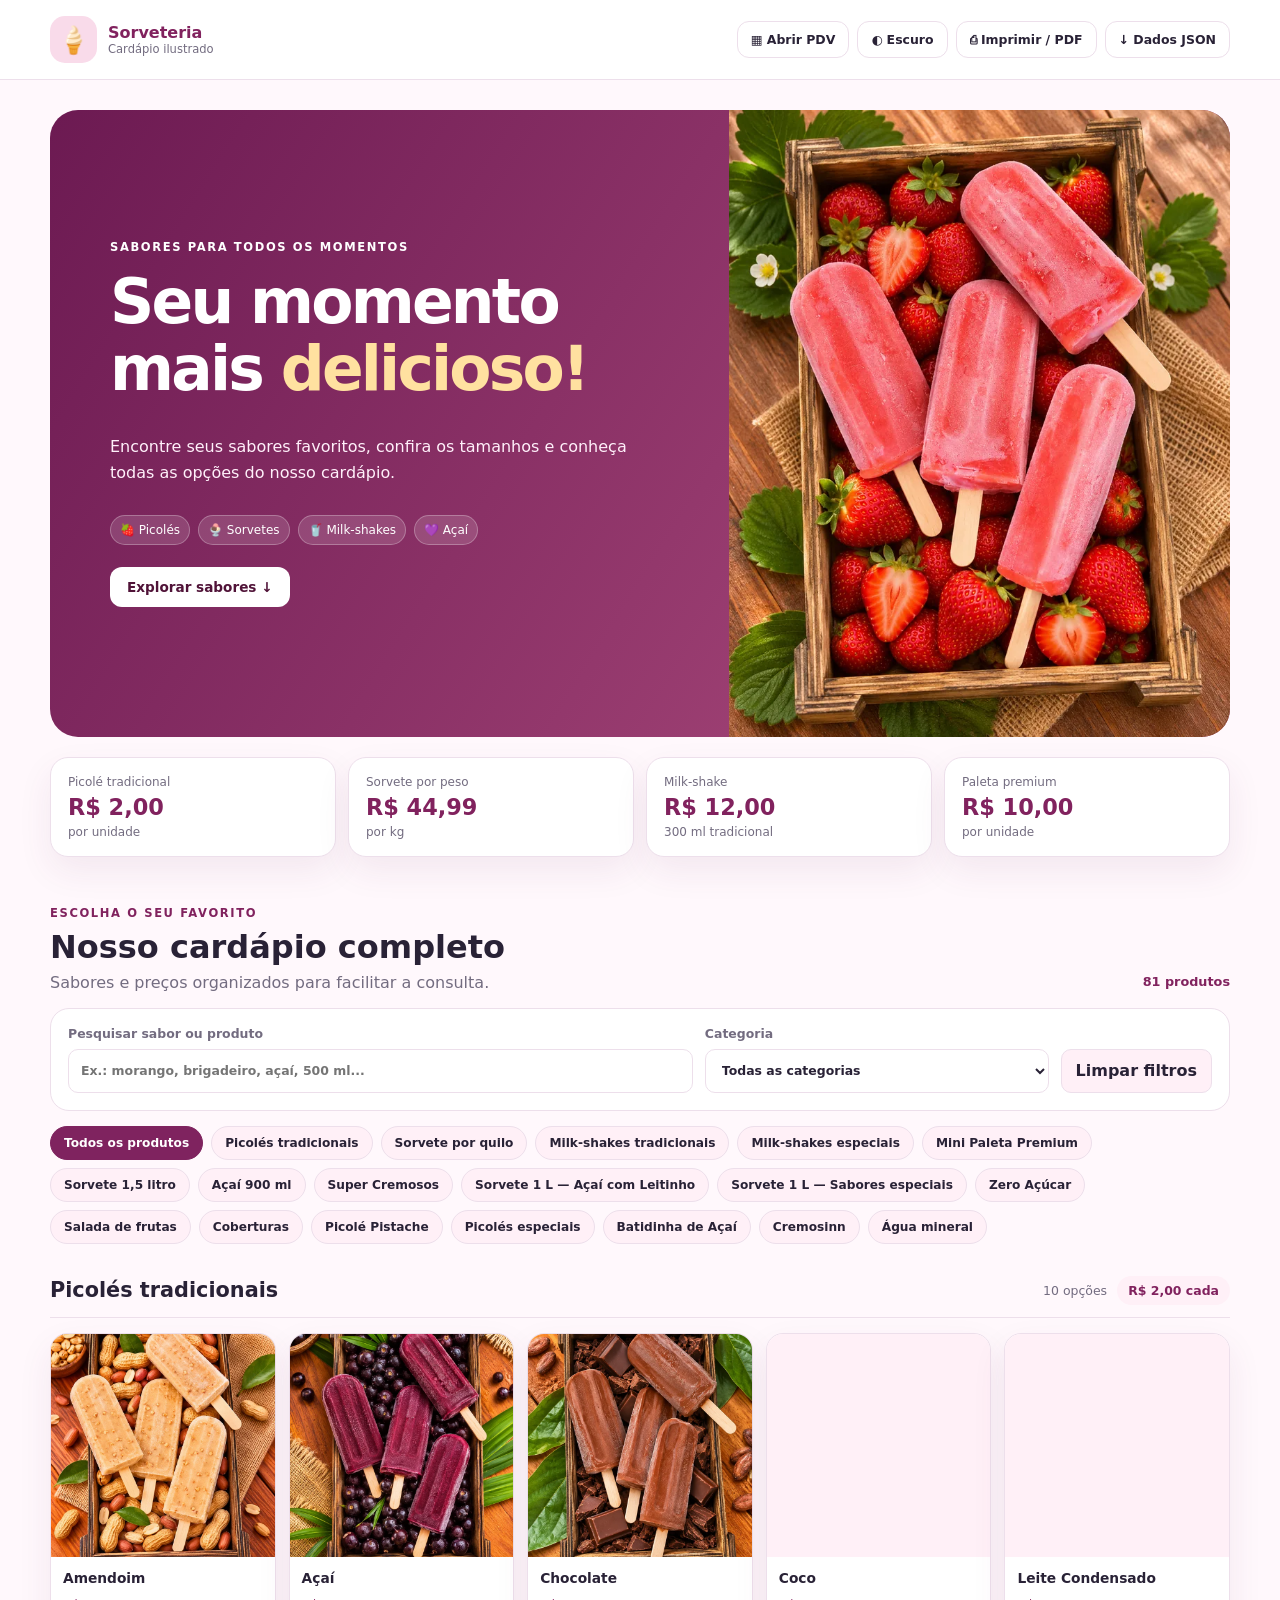
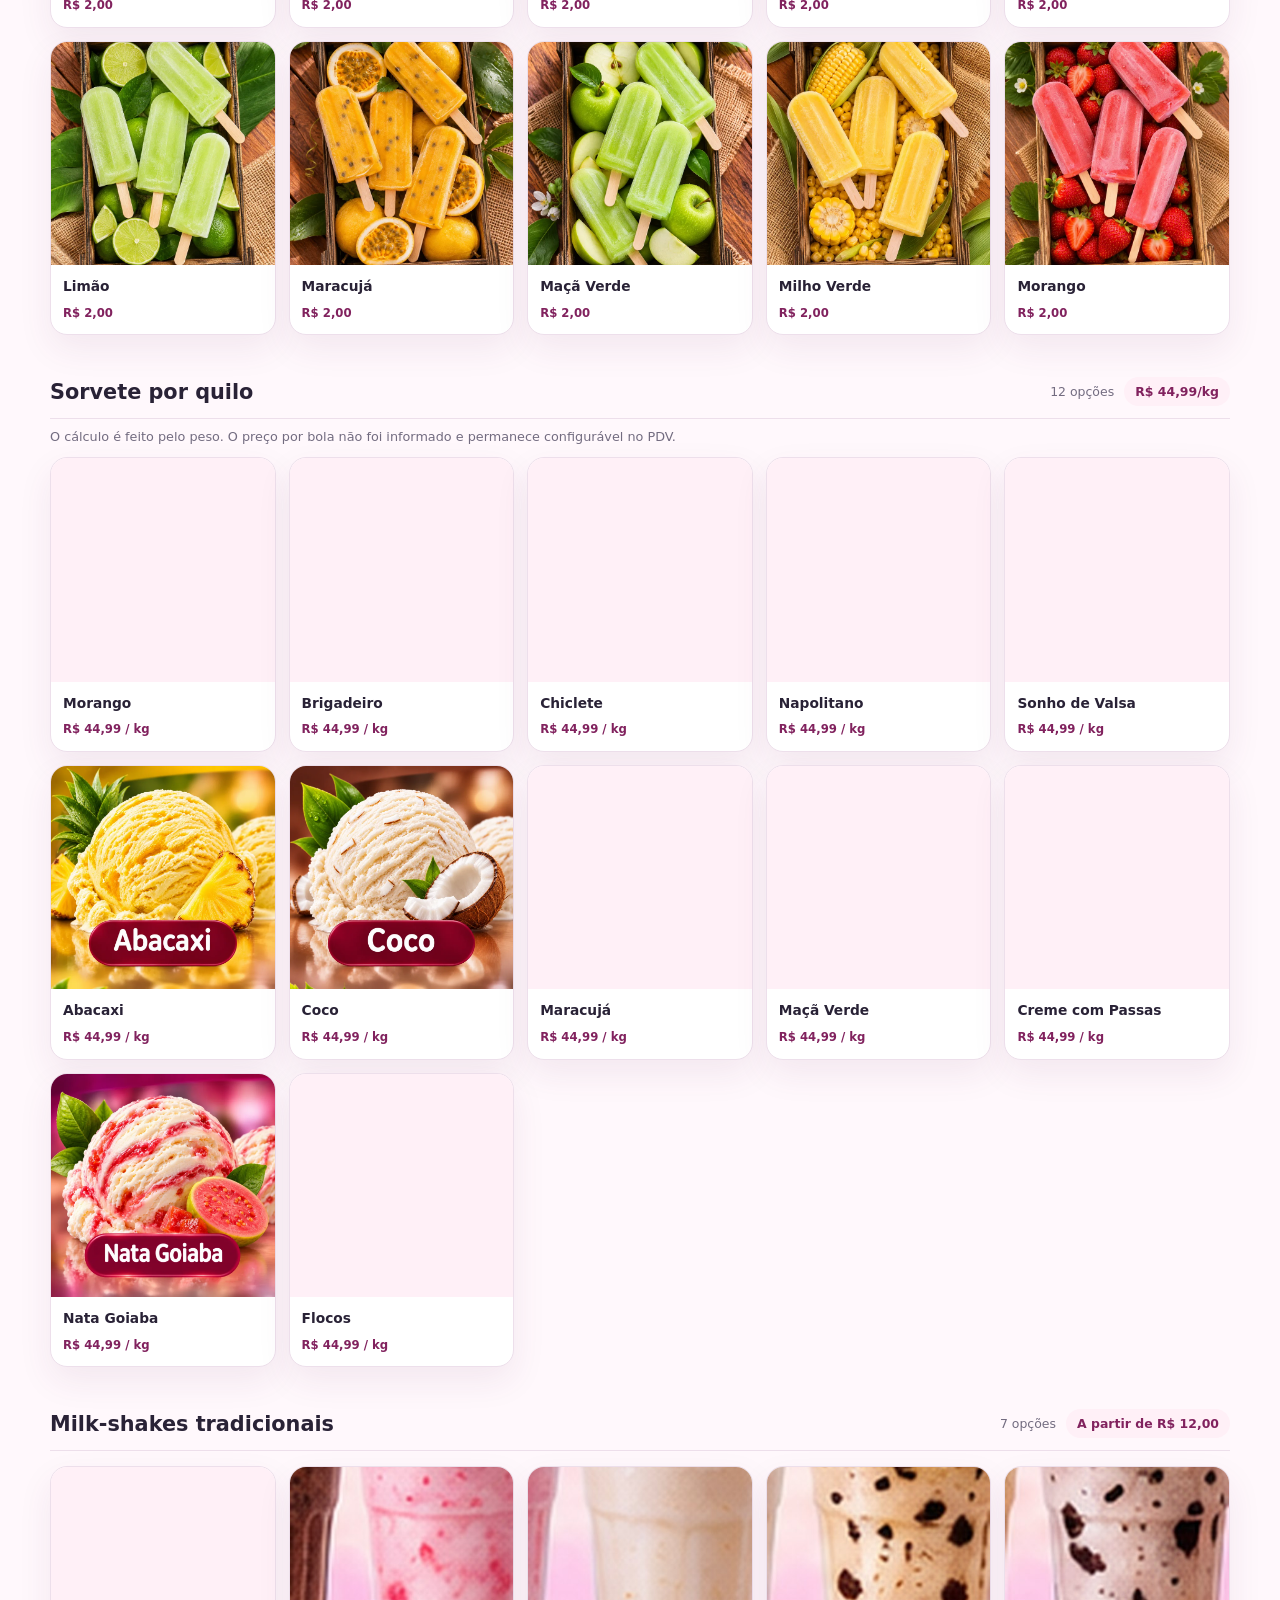
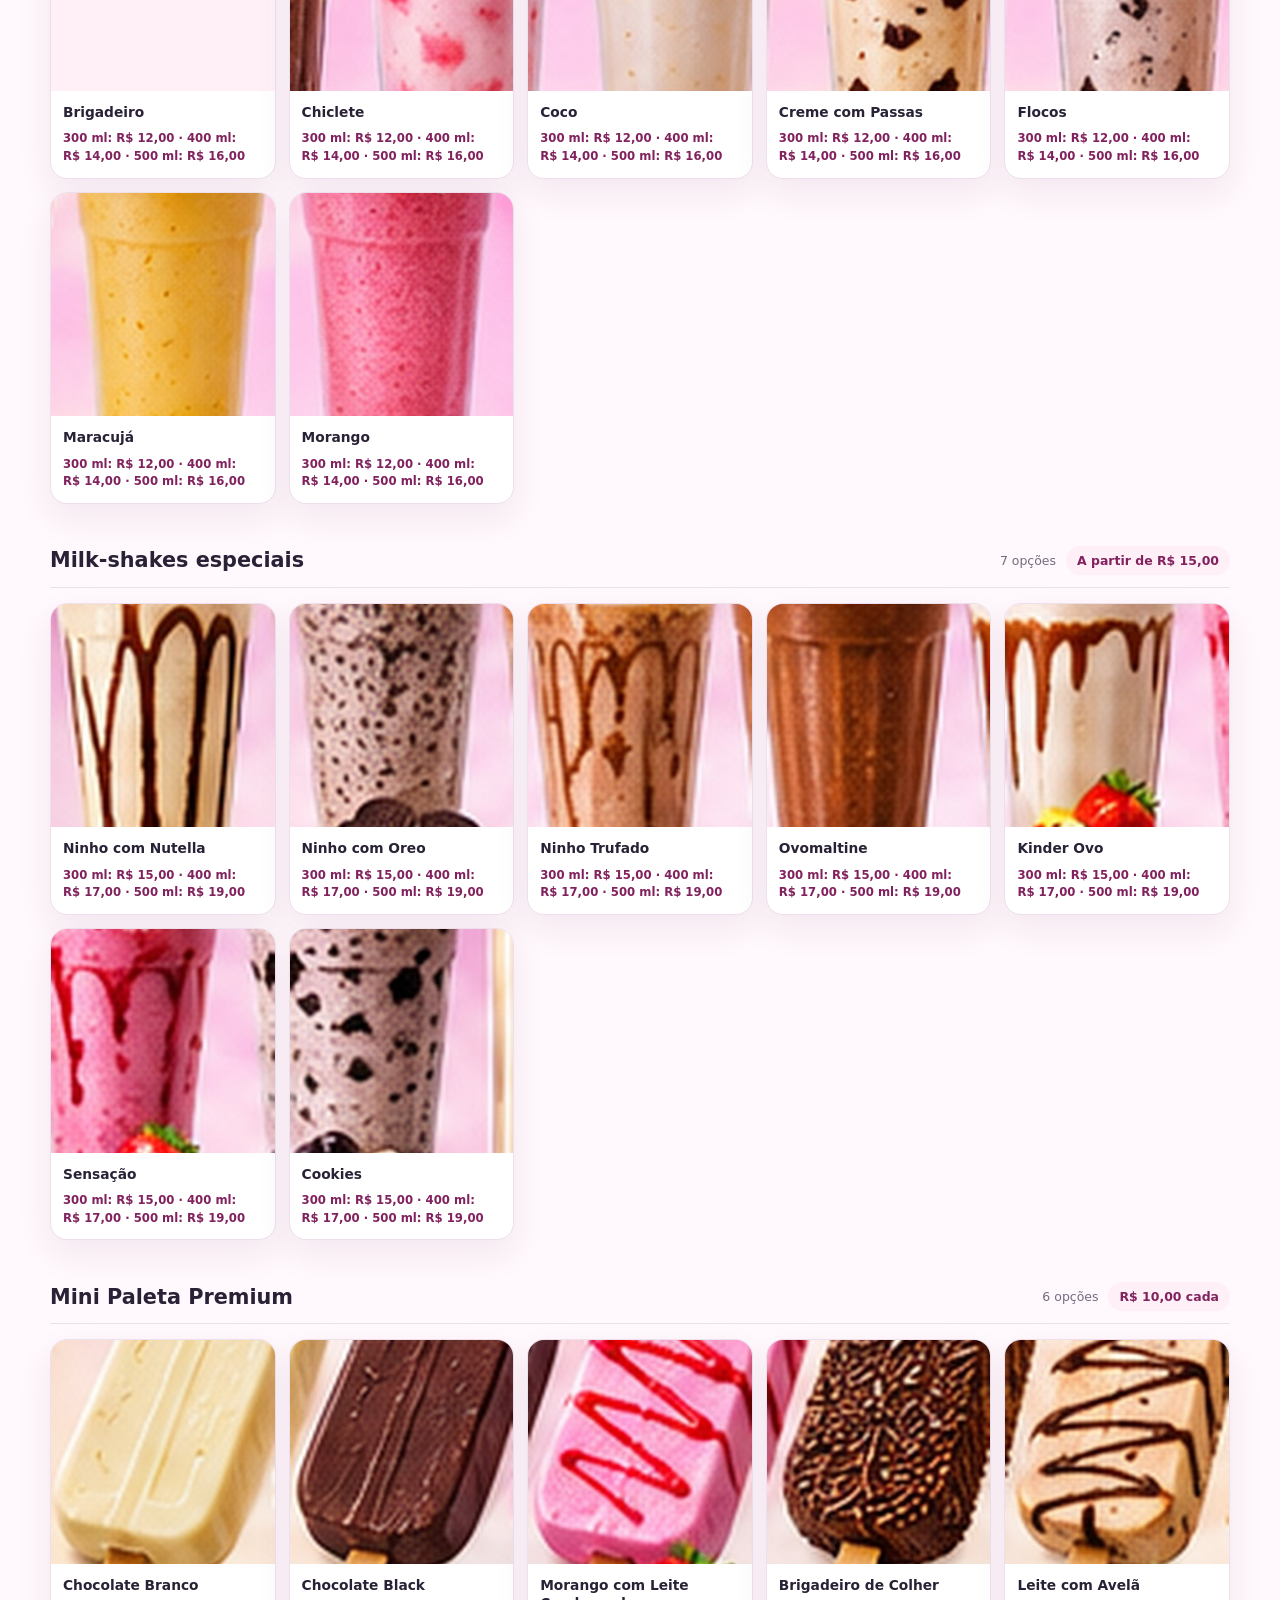
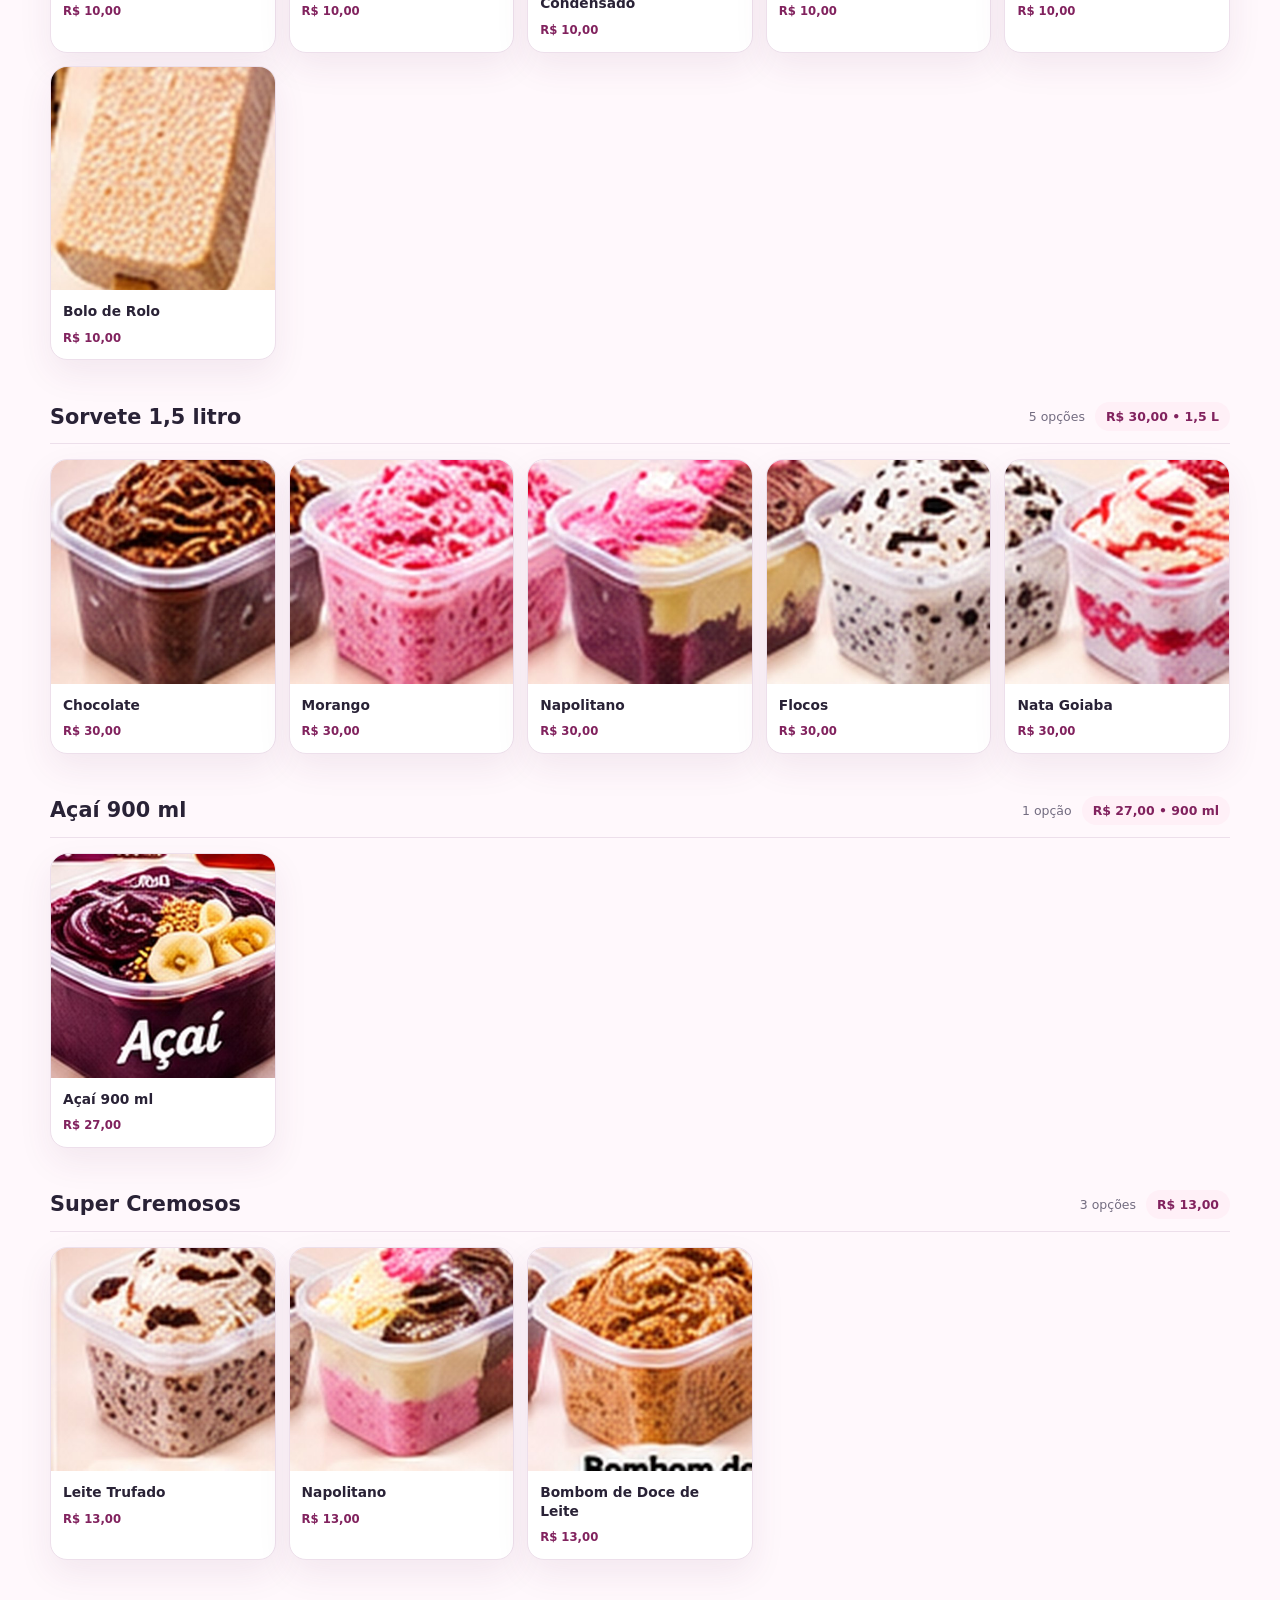
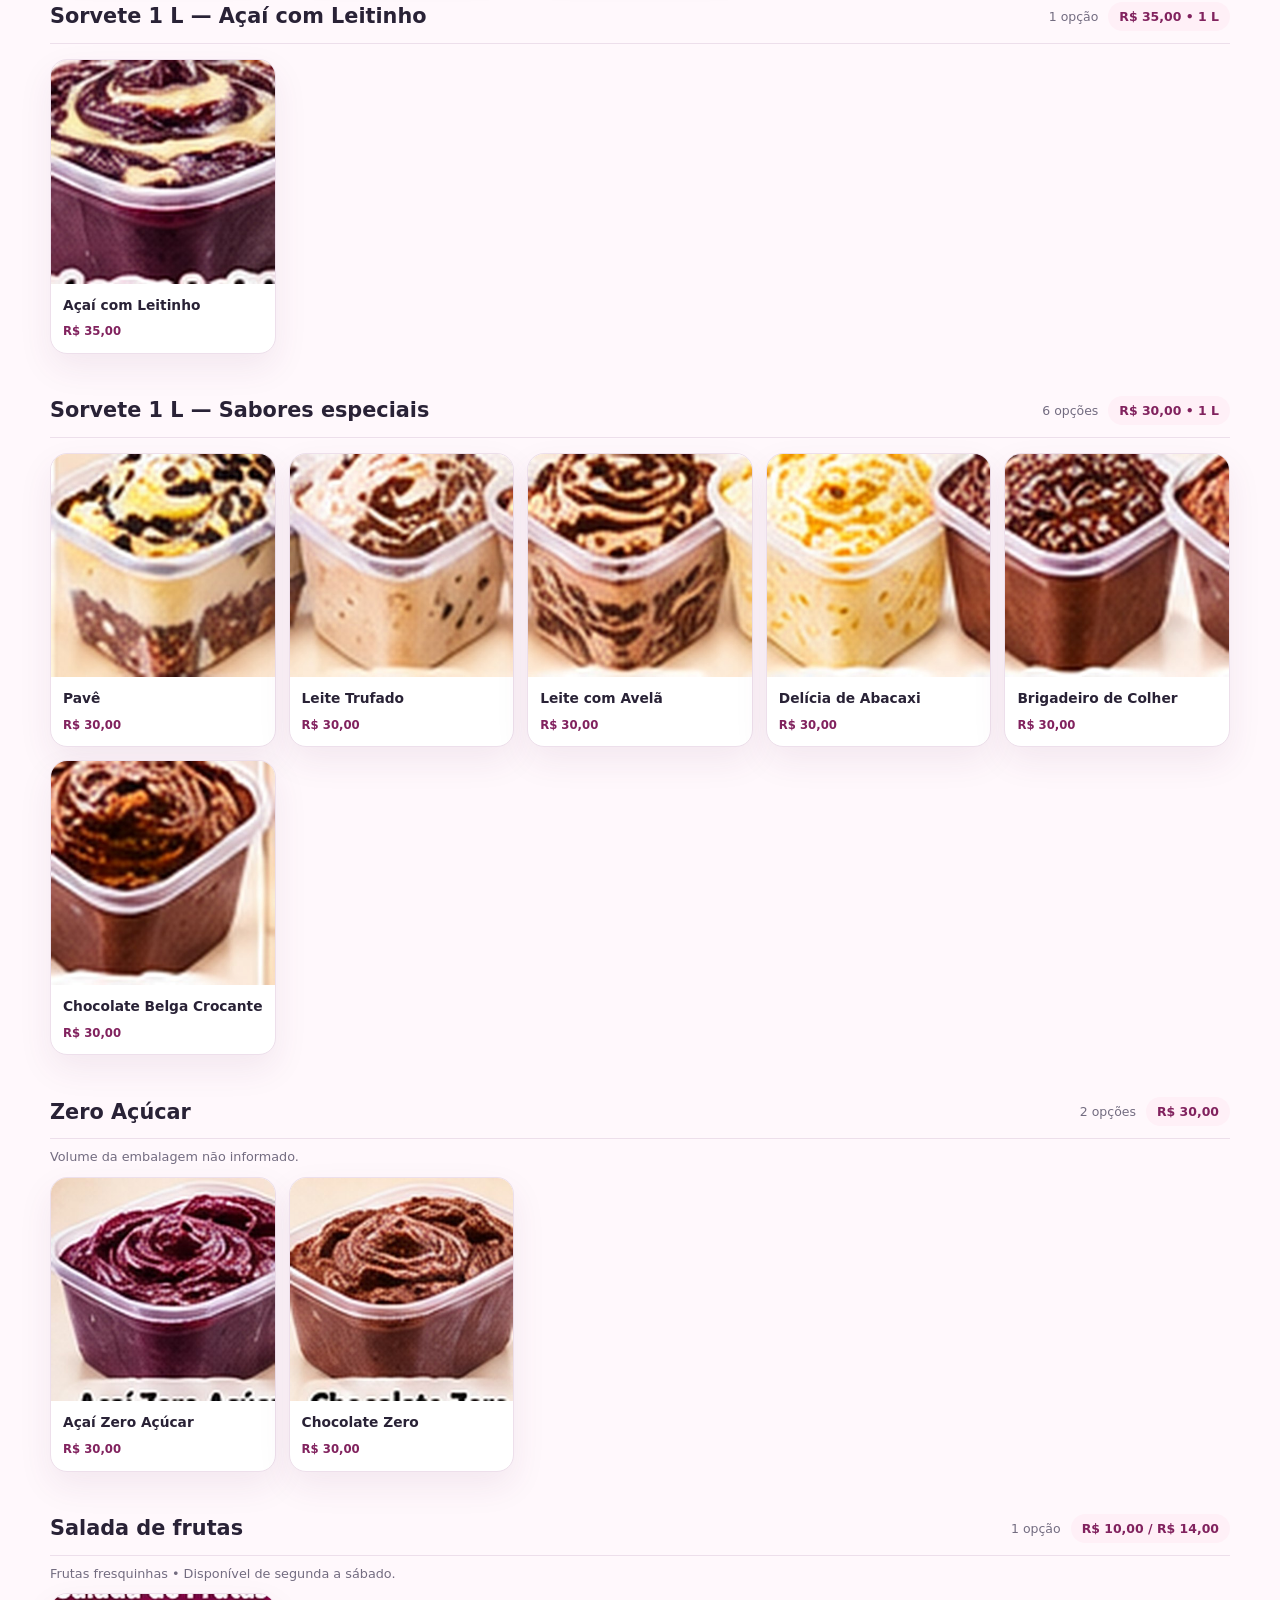
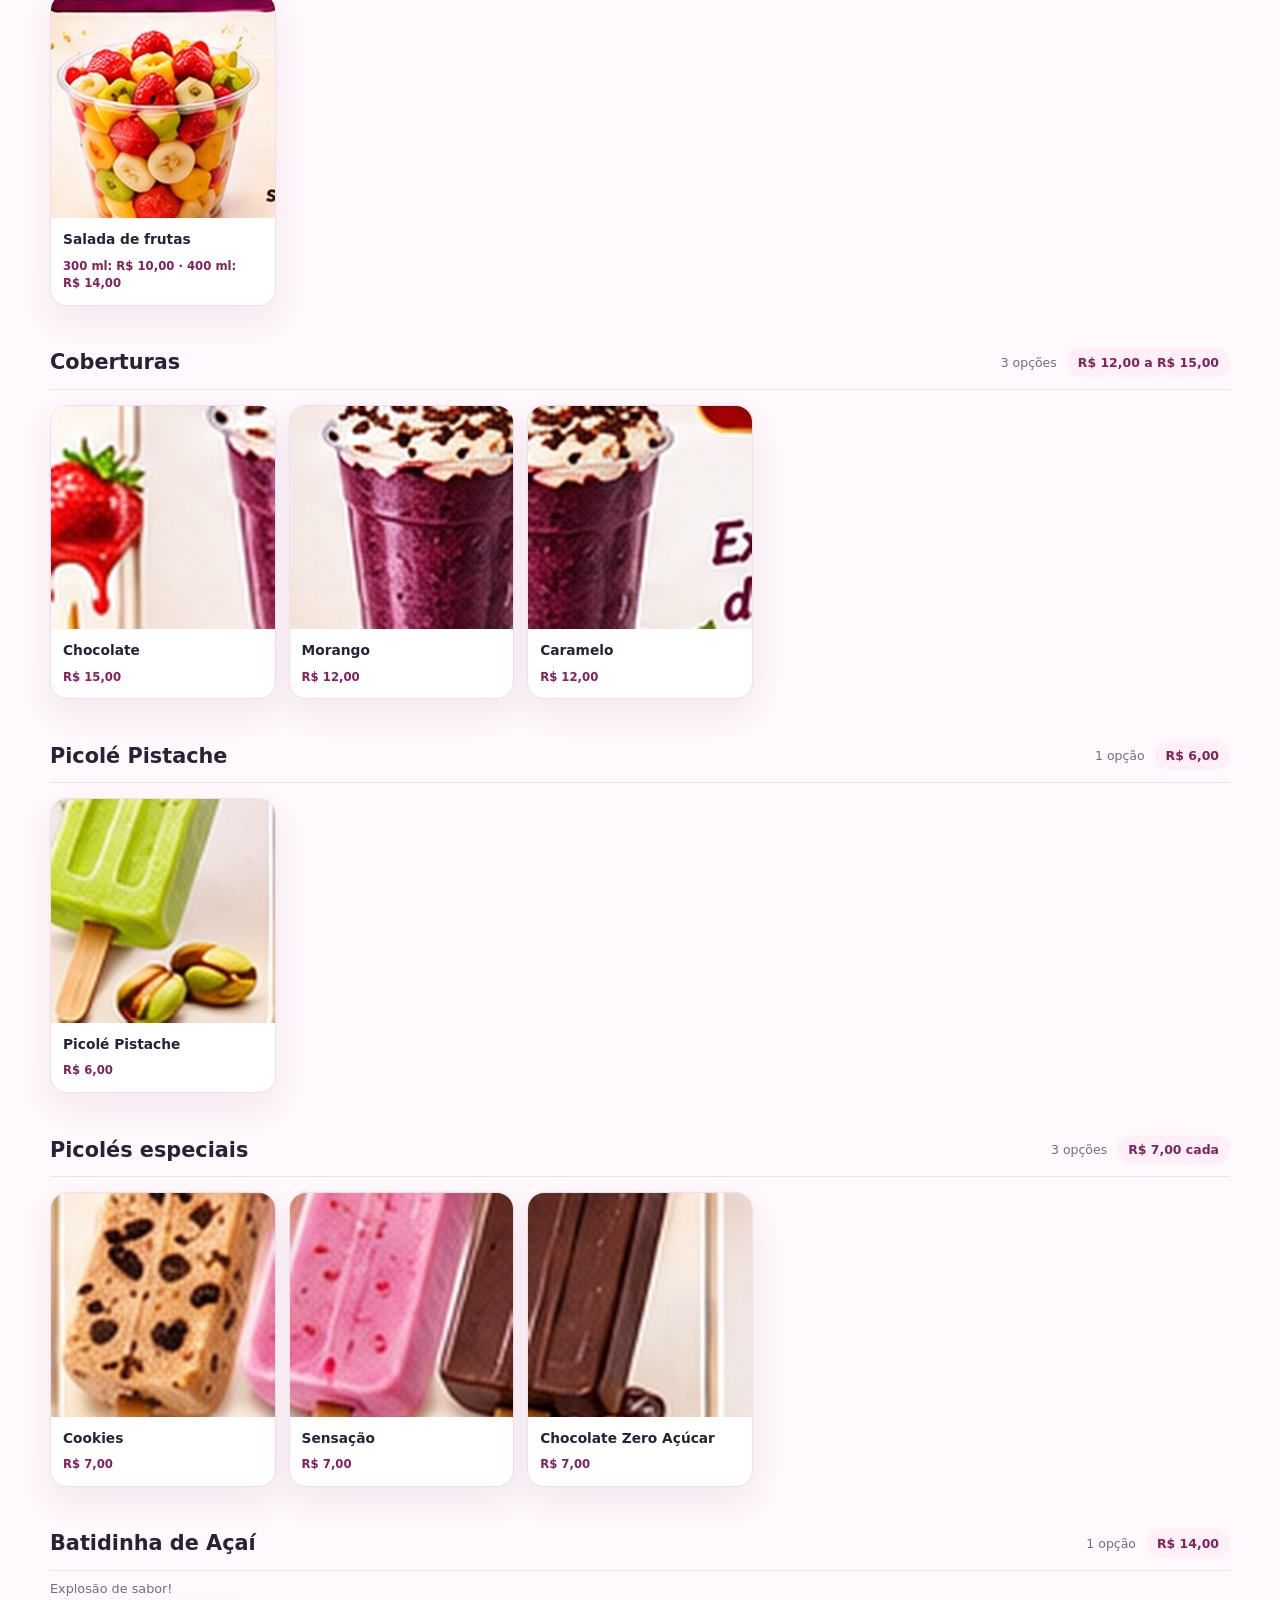
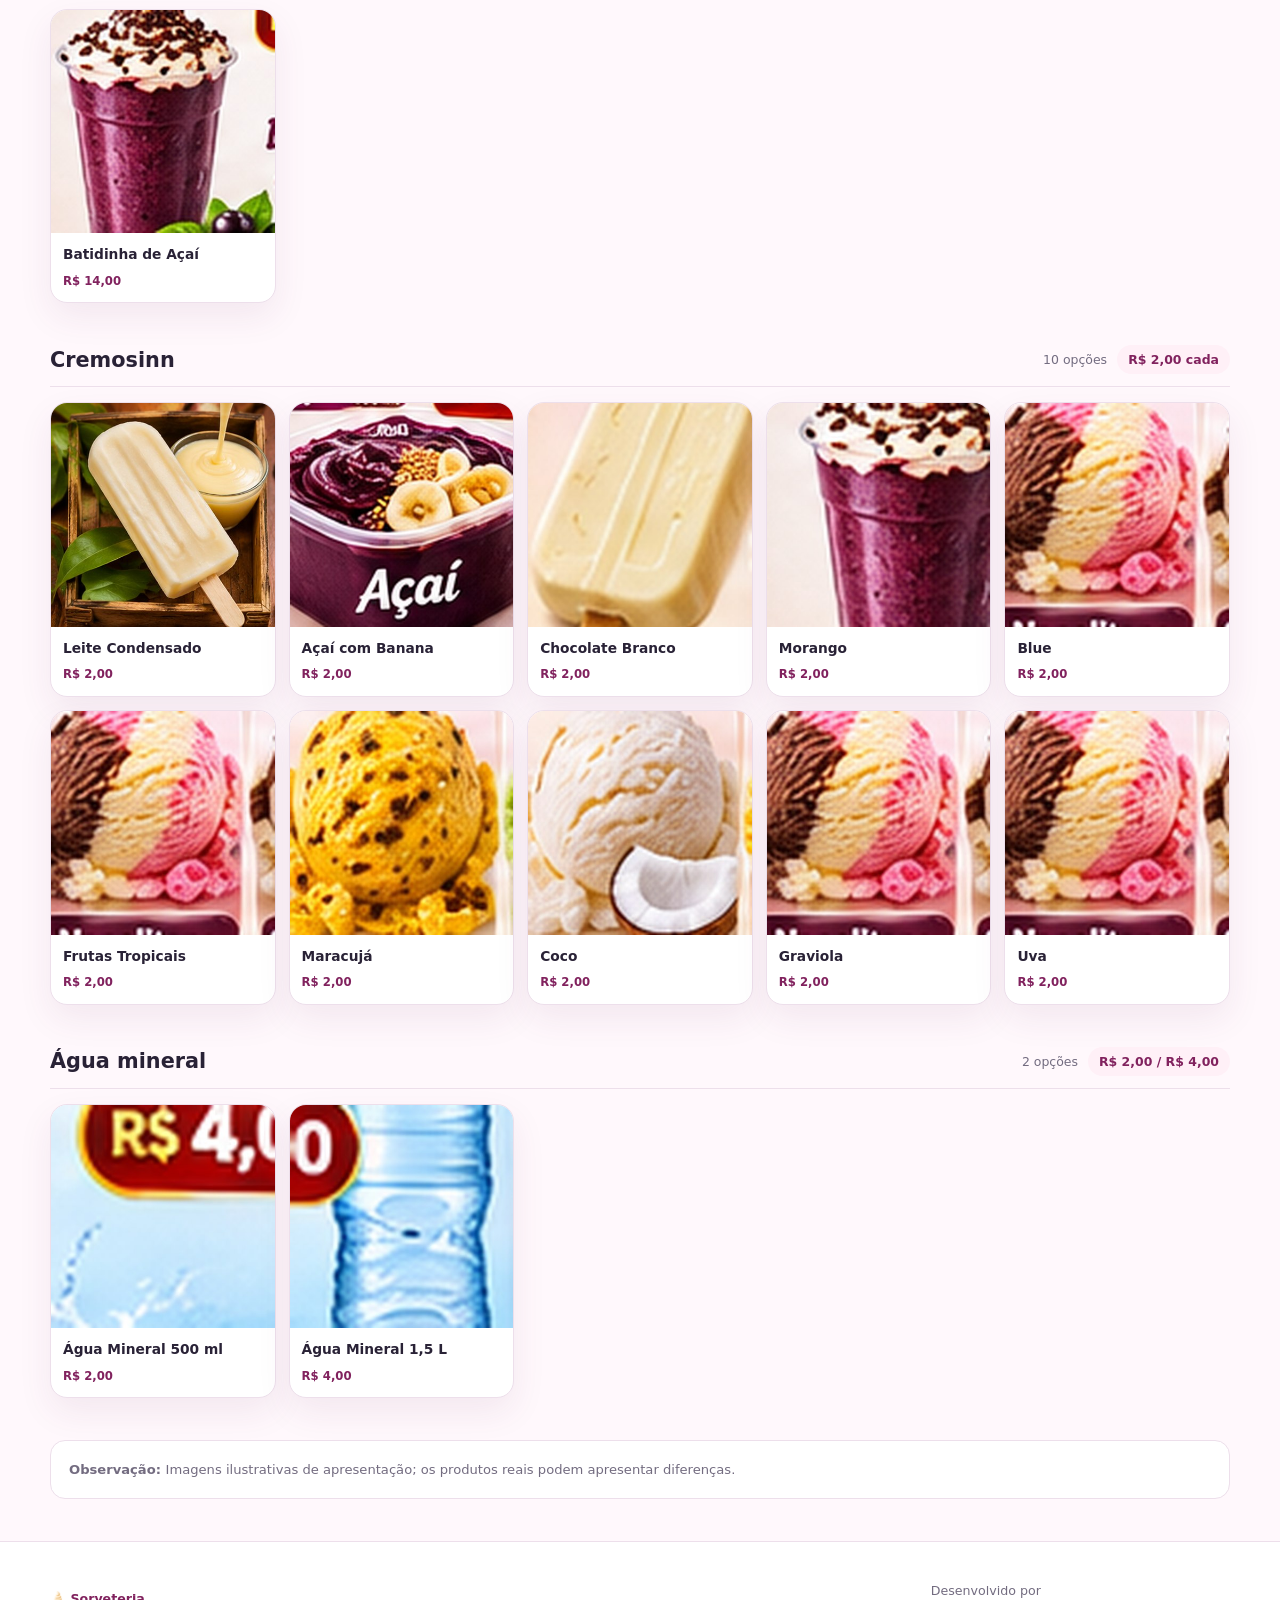
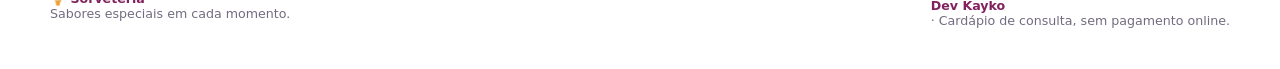
<file: catalogo.html>
<!DOCTYPE html>
<html lang="pt-BR">
  <head>
    <meta charset="utf-8">
    <meta content="width=device-width, initial-scale=1" name="viewport">
    <meta content="#54134f" name="theme-color">
    <meta content="Cardápio ilustrado da sorveteria: picolés, bolas de sorvete, milk-shakes, paletas, açaí e muito mais." name="description">
    <title>Cardápio Ilustrado | Sorveteria — Dev Kayko</title>
    <link href="css/catalogo.css" rel="stylesheet">
    <script defer="" src="js/conteudo-site.js"></script>
    <script defer="" src="js/cardapio-dados.js"></script>
    <script defer="" src="js/catalogo.js"></script>
  </head>
  <body>
    <a class="skip-link" href="#conteudo">Pular para o cardápio</a>
    <div class="topbar">
      <div class="topbar-inner">
        <a aria-label="Sorveteria — Início do cardápio" class="brand" href="catalogo.html">
          <span class="brand-symbol">🍦</span>
          <span><strong>Sorveteria</strong><small>Cardápio ilustrado</small></span>
        </a>
        <div class="top-actions">
          <a class="small-btn" href="index.html" title="Abrir PDV da Sorveteria">▦ Abrir PDV</a>
          <button aria-label="Alternar tema claro e escuro" class="small-btn" id="toggleTheme" type="button">◐ <span id="themeText">Escuro</span></button>
          <button class="small-btn" id="printMenu" type="button">⎙ Imprimir / PDF</button>
          <button class="small-btn" id="exportMenu" title="Exporta uma lista de produtos e preços em JSON" type="button">↓ Dados JSON</button>
        </div>
      </div>
    </div>
    <main class="container" id="conteudo">
      <section aria-labelledby="heroTitle" class="hero">
        <div class="hero-copy">
          <span class="eyebrow">SABORES PARA TODOS OS MOMENTOS</span>
          <h1 id="heroTitle">Seu momento mais <em>delicioso!</em></h1>
          <p>Encontre seus sabores favoritos, confira os tamanhos e conheça todas as opções do nosso cardápio.</p>
          <div class="hero-chips"><span>🍓 Picolés</span><span>🍨 Sorvetes</span><span>🥤 Milk-shakes</span><span>💜 Açaí</span></div>
          <a class="primary-link" href="#catalogo">Explorar sabores <span aria-hidden="true">↓</span></a>
        </div>
        <img alt="Picolé de morango — imagem ilustrativa do cardápio" data-fallback="assets/sem-foto.svg" fetchpriority="high" height="720" src="assets/picoles/morango.webp" width="720">
      </section>
      <section aria-label="Preços em destaque" class="highlights">
        <article><span>Picolé tradicional</span><strong>R$ 2,00</strong><small>por unidade</small></article>
        <article><span>Sorvete por peso</span><strong>R$ 44,99</strong><small>por kg</small></article>
        <article><span>Milk-shake</span><strong>R$ 12,00</strong><small>300 ml tradicional</small></article>
        <article><span>Paleta premium</span><strong>R$ 10,00</strong><small>por unidade</small></article>
      </section>
      <section aria-labelledby="browseTitle" class="browse" id="catalogo">
        <div class="browse-title">
          <div>
            <span class="eyebrow purple">ESCOLHA O SEU FAVORITO</span>
            <h2 id="browseTitle">Nosso cardápio completo</h2>
            <p>Sabores e preços organizados para facilitar a consulta.</p>
          </div>
          <span aria-live="polite" class="menu-count" id="menuCount"></span>
        </div>
        <div class="filter-panel">
          <label class="search-label" for="searchProducts">
            <span>Pesquisar sabor ou produto</span>
            <input autocomplete="off" id="searchProducts" placeholder="Ex.: morango, brigadeiro, açaí, 500 ml..." type="search">
          </label>
          <label class="select-label" for="categorySelect">
            <span>Categoria</span>
            <select id="categorySelect">
              <option value="all">Todas as categorias</option>
            </select>
          </label>
          <button class="reset-btn" id="resetFilters" type="button">Limpar filtros</button>
        </div>
        <div aria-label="Acesso rápido às categorias" class="category-chips" id="categoryChips"></div>
        <div id="catalogSections"></div>
        <p class="empty-state" hidden="" id="emptyState" role="status">Nenhum sabor encontrado. Experimente outra pesquisa ou limpe os filtros.</p>
      </section>
      <div class="info-note">
        <strong>Observação:</strong>
        as imagens são ilustrações de apresentação, criadas com auxílio de IA, e podem diferir do produto real. Volumes não informados no cardápio original permanecem sem indicação de tamanho.
      </div>
    </main>
    <footer class="footer">
      <div class="container footer-inner">
        <div><strong>🍦 Sorveteria</strong><span>Sabores especiais em cada momento.</span></div>
        <p>Desenvolvido por <strong>Dev Kayko</strong> · Cardápio de consulta, sem pagamento online.</p>
      </div>
    </footer>
    <div class="lightbox" hidden="" id="lightbox">
      <div class="lightbox-backdrop" data-close-lightbox=""></div>
      <div aria-labelledby="lightboxTitle" aria-modal="true" class="lightbox-dialog" role="dialog">
        <button aria-label="Fechar foto" class="lightbox-close" id="closeLightbox" type="button">×</button>
        <img alt="" id="lightboxImage">
        <h3 id="lightboxTitle"></h3>
        <p id="lightboxPrice"></p>
      </div>
    </div>
  </body>
</html>
</file>
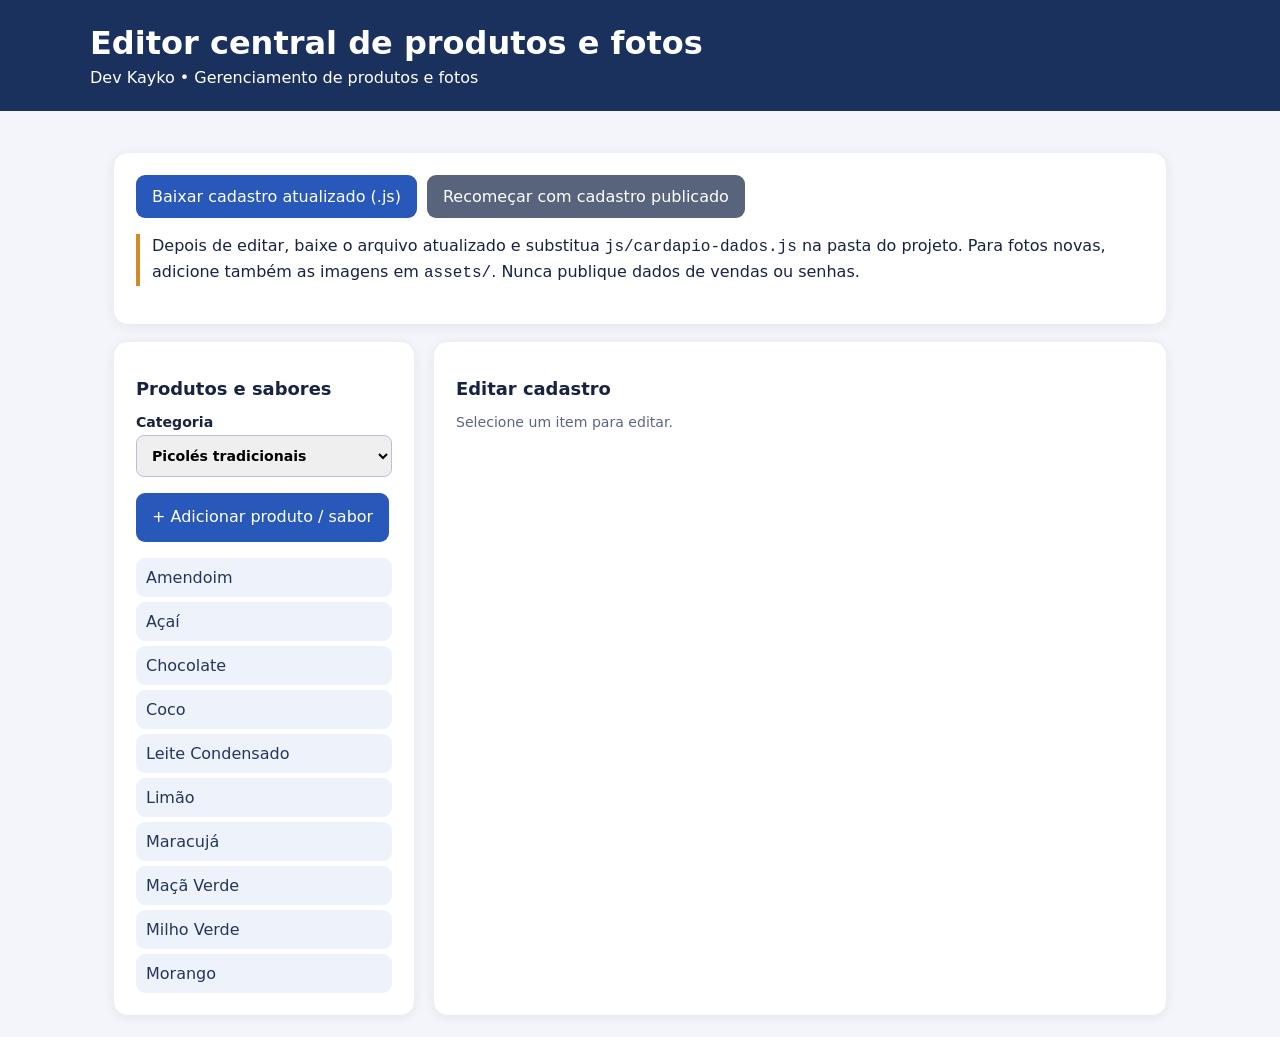
<file: editor-produtos.html>
<!doctype html>
<html lang="pt-BR">
<head>
<meta charset="utf-8"><meta name="viewport" content="width=device-width, initial-scale=1">
<title>Editor de Produtos — Dev Kayko</title>
<style>
:root{font:16px system-ui,Arial,sans-serif;color-scheme:light}*{box-sizing:border-box}body{background:#f3f5fa;color:#182342;margin:0}header{background:#1b315d;color:white;padding:24px max(24px,calc((100vw - 1100px)/2));}main{max-width:1100px;margin:auto;padding:24px}h1{margin:0 0 6px}h2{font-size:1.12rem}p{line-height:1.55}button,.button{background:#2858ba;color:white;border:0;padding:12px 16px;border-radius:9px;cursor:pointer;font:inherit}button.danger{background:#a6293f}button.secondary{background:#57647c}button:disabled{opacity:.5;cursor:not-allowed}select,input{font:inherit;border:1px solid #b8c2d6;border-radius:8px;padding:11px;width:100%;min-width:0}label{font-size:.88rem;font-weight:650;display:block}label input,label select{margin-top:5px}section{background:white;border-radius:14px;padding:22px;margin-top:18px;box-shadow:0 2px 12px #162a4514}.actions{display:flex;gap:10px;flex-wrap:wrap;align-items:center}.layout{display:grid;grid-template-columns:300px 1fr;gap:20px}.list{max-height:550px;overflow:auto;display:grid;gap:5px}.list button{text-align:left;background:#eef2fa;color:#23365d;padding:10px}.list button.selected{background:#dce9fc;outline:2px solid #386dc5}.fields{display:grid;grid-template-columns:repeat(2,minmax(0,1fr));gap:14px}.wide{grid-column:1/-1}.preview{max-height:170px;max-width:220px;object-fit:contain;background:#eef2fa;padding:10px;border-radius:10px}.hint{background:#f0f4fc;padding:12px;border-radius:8px}.muted{color:#5c6680;font-size:.88rem}#notice{font-weight:600;color:#174f2c}.note{border-left:4px solid #d28a29;padding-left:12px}@media(max-width:760px){.layout{grid-template-columns:1fr}.fields{grid-template-columns:1fr}}
</style>
<script defer src="js/cardapio-dados.js"></script>
<script defer src="js/editor-produtos.js"></script>
</head>
<body>
<header><h1>Editor central de produtos e fotos</h1><div>Dev Kayko • Gerenciamento de produtos e fotos</div></header>
<main>
<section><div class="actions"><button id="export">Baixar cadastro atualizado (.js)</button><button class="secondary" id="reset">Recomeçar com cadastro publicado</button></div>
<p class="note">Depois de editar, baixe o arquivo atualizado e substitua <code>js/cardapio-dados.js</code> na pasta do projeto. Para fotos novas, adicione também as imagens em <code>assets/</code>. Nunca publique dados de vendas ou senhas.</p><p id="notice" role="status"></p></section>
<div class="layout">
<section><h2>Produtos e sabores</h2><label>Categoria<select id="category"></select></label><p><button id="add">+ Adicionar produto / sabor</button></p><div id="items" class="list"></div></section>
<section><h2>Editar cadastro</h2><div id="empty" class="muted">Selecione um item para editar.</div><form id="edit" hidden><div class="fields"><label>Nome<input name="name" maxlength="120" required></label><label>ID permanente (não mudar após publicar)<input name="id" readonly></label><label>Foto do produto<input name="image" placeholder="Caminho da foto"></label><label>Preço (R$), exceto itens com tamanhos<input name="price" type="number" min="0" step="0.01"></label><label class="wide">Tamanhos e preços (ex.: 300 ml: 12; 400 ml: 14)<input name="options" placeholder="300 ml: 12; 400 ml: 14; 500 ml: 16"></label><label class="wide">Disponibilidade pública<select name="soldOut"><option value="false">Disponível</option><option value="true">Esgotado</option></select></label></div><p>Pré-visualização da imagem: <span id="imagePath" class="muted"></span></p><img id="preview" class="preview" alt="Prévia da imagem do produto" src="assets/sem-foto.svg"><p class="hint">Use o caminho relativo exato. A foto precisa estar na pasta <code>assets/</code> do site. Este editor não envia imagens do seu dispositivo automaticamente.</p><div class="actions"><button type="submit">Aplicar alteração</button><button id="delete" type="button" class="danger">Excluir do cadastro</button></div></form></section>
</div>
</main>
</body>
</html>
</file>
<file: css/style.css>
/*
SORVETERIA — ESTILOS DO PDV — DEV KAYKO
1. Variáveis / temas
2. Estrutura / componentes
3. PDV em tela cheia no desktop
4. Mobile e impressão
Para trocar as cores, edite as variáveis abaixo.
*/
/* ── 1. CORES CLARAS E ESCURAS ── */
:root {
  font-family: Inter,ui-sans-serif,system-ui,-apple-system,'Segoe UI',Arial,sans-serif;
  color-scheme: light;
  --bg: #fbf5fc;
  --surface: #ffffff;
  --surface-2: #fbf5ff;
  --text: #182a47;
  --muted: #657891;
  --line: #e0e8f3;
  --primary: #8049b7;
  --primary-hover: #63328f;
  --primary-soft: #f1e4fc;
  --sidebar: #251536;
  --sidebar-text: #c6d8ef;
  --sidebar-active: #53306b;
  --success: #168352;
  --success-bg: #e6f7ec;
  --danger: #b52740;
  --danger-bg: #fff0f2;
  --warning: #95631e;
  --warning-bg: #fff7e9;
  --input: #ffffff;
  --key: #ffffff;
  --shadow: 0 8px 24px rgba(20,43,80,.035);
}
html[data-theme="dark"] {
  color-scheme: dark;
  --bg: #160f20;
  --surface: #281c37;
  --surface-2: #382547;
  --text: #e8f1fe;
  --muted: #a7bbd4;
  --line: #2b425e;
  --primary: #c18bff;
  --primary-hover: #a875e1;
  --primary-soft: #442a59;
  --sidebar: #100b19;
  --sidebar-text: #c3d6ed;
  --sidebar-active: #29456e;
  --success: #67dda4;
  --success-bg: #173b33;
  --danger: #ff8798;
  --danger-bg: #452535;
  --warning: #f1bc68;
  --warning-bg: #443721;
  --input: #172942;
  --key: #223550;
  --shadow: none;
}
* {
  box-sizing: border-box;
}
html,body {
  margin: 0;
  min-width: 320px;
}
body {
  color: var(--text);
  background: var(--bg);
}
button,input,select {
  font: inherit;
}
button {
  cursor: pointer;
}
button:disabled {
  cursor: not-allowed;
  opacity: .42;
}
input,select {
  width: 100%;
  min-width: 0;
  border: 1px solid var(--line);
  border-radius: 9px;
  background: var(--input);
  color: var(--text);
  padding: 10px 11px;
}
input:focus,select:focus,button:focus-visible {
  outline: 2px solid var(--primary);
  outline-offset: 1px;
}
label {
  display: grid;
  gap: 6px;
  min-width: 0;
  font-size: .82rem;
  font-weight: 650;
  color: var(--muted);
}
h1,h2,h3,h4,p {
  margin-top: 0;
}
h1 {
  font-size: 1.17rem;
  margin-bottom: 2px;
}
h2 {
  font-size: 1.48rem;
  margin-bottom: 6px;
}
h3 {
  font-size: 1.02rem;
  margin-bottom: 12px;
}
h4 {
  font-size: .91rem;
  margin-bottom: 9px;
}
p {
  color: var(--muted);
  line-height: 1.5;
}
small {
  font-size: .74rem;
}
[hidden] {
  display: none!important;
}
/* ── 2. NAVEGAÇÃO E COMPONENTES GERAIS ── */
.shell {
  display: flex;
  min-height: 100vh;
}
.sidebar {
  flex: 0 0 248px;
  width: 248px;
  position: sticky;
  top: 0;
  height: 100vh;
  display: flex;
  flex-direction: column;
  background: var(--sidebar);
  color: var(--sidebar-text);
  padding: 17px 12px;
  z-index: 5;
}
.brand {
  display: flex;
  align-items: center;
  gap: 10px;
  padding: 6px 7px 24px;
  min-width: 0;
}
.brand-icon {
  flex: 0 0 39px;
  width: 39px;
  height: 39px;
  border-radius: 12px;
  display: grid;
  place-items: center;
  background: #ac71df;
  color: #fff;
  font-size: 1.45rem;
  font-weight: 900;
}
.brand-copy {
  min-width: 0;
}
.brand strong {
  font-size: .85rem;
  display: block;
  line-height: 1.2;
  overflow-wrap: anywhere;
}
.brand small {
  display: block;
  font-size: .59rem;
  margin-top: 4px;
  letter-spacing: 1px;
  color: #9db7d5;
}
.sidebar nav {
  display: grid;
  gap: 4px;
}
.nav-item {
  display: flex;
  align-items: flex-start;
  gap: 11px;
  padding: 12px 12px;
  text-align: left;
  background: none;
  border: 0;
  color: var(--sidebar-text);
  border-radius: 10px;
  font-weight: 650;
  font-size: .81rem;
  line-height: 1.25;
  white-space: normal;
  min-width: 0;
}
.nav-item:hover,.nav-item.active {
  background: var(--sidebar-active);
  color: #fff;
}
.nav-item span:last-child {
  display: block;
  flex: 1;
  min-width: 0;
  overflow-wrap: anywhere;
  word-break: normal;
}
.nav-icon {
  flex: 0 0 21px;
  font-size: 1.1rem;
  min-width: 21px;
  text-align: center;
  margin-top: 1px;
}
.side-foot {
  margin-top: auto;
  padding: 14px 8px 3px;
  font-size: .71rem;
}
.side-foot small {
  display: block;
  margin-top: 8px;
}
.status-dot {
  display: inline-block;
  width: 8px;
  height: 8px;
  background: #55d9a3;
  border-radius: 100%;
  margin-right: 4px;
}
.main-wrap {
  display: flex;
  flex-direction: column;
  flex: 1;
  min-width: 0;
  min-height: 100vh;
}
.topbar {
  min-height: 68px;
  padding: 11px 25px;
  display: flex;
  align-items: center;
  justify-content: space-between;
  gap: 12px;
  background: var(--surface);
  border-bottom: 1px solid var(--line);
}
.top-heading {
  display: flex;
  align-items: center;
  gap: 12px;
}
.topbar p {
  margin: 0;
  font-size: .73rem;
}
.top-actions {
  display: flex;
  gap: 8px;
  align-items: center;
}
.chip,.pill,.mini-chip {
  display: inline-block;
  white-space: nowrap;
  border-radius: 20px;
  font-size: .71rem;
  font-weight: 800;
}
.chip {
  background: var(--warning-bg);
  color: var(--warning);
  padding: 8px 11px;
}
.chip.open {
  background: var(--success-bg);
  color: var(--success);
}
.pill {
  background: var(--primary-soft);
  color: var(--primary);
  padding: 3px 9px;
  vertical-align: middle;
}
.mini-chip {
  background: var(--surface-2);
  color: var(--muted);
  padding: 5px 8px;
}
main {
  padding: 23px 25px;
  flex: 1;
  width: 100%;
  max-width: 1580px;
  margin: 0 auto;
}
.page {
  display: none;
}
.page.active {
  display: block;
}
footer {
  font-size: .72rem;
  color: var(--muted);
  text-align: center;
  padding: 14px;
}
.btn,.icon-btn {
  border: 0;
  border-radius: 9px;
  font-weight: 750;
  font-size: .8rem;
  white-space: nowrap;
}
.btn {
  padding: 10px 13px;
}
.btn-primary {
  background: var(--primary);
  color: #fff;
}
.btn-primary:hover {
  background: var(--primary-hover);
}
html[data-theme="dark"] .btn-primary {
  color: #071426;
}
.btn-secondary {
  background: var(--primary-soft);
  color: var(--primary);
}
.btn-danger {
  background: var(--danger-bg);
  color: var(--danger);
}
.btn-ghost {
  background: var(--surface-2);
  color: var(--text);
}
.btn-light {
  background: #fff;
  color: #1358bb;
}
.btn-block {
  display: block;
  width: 100%;
}
.icon-btn {
  background: var(--surface-2);
  color: var(--text);
  padding: 9px 12px;
}
.mobile-menu {
  display: none;
}
.link-btn,.table-action {
  background: none;
  border: 0;
  color: var(--primary);
  font-size: .77rem;
  font-weight: 750;
  padding: 5px;
  white-space: nowrap;
}
.table-action.danger {
  color: var(--danger);
}
.welcome {
  display: flex;
  align-items: center;
  justify-content: space-between;
  gap: 15px;
  background: linear-gradient(115deg,#793da5,#be72ac);
  border-radius: 15px;
  color: white;
  padding: 25px 28px;
  margin-bottom: 18px;
}
.welcome p {
  color: #e9f1ff;
  margin-bottom: 0;
}
.welcome h2 {
  font-size: 1.65rem;
}
.eyebrow {
  font-size: .69rem;
  letter-spacing: 1.4px;
  color: #c3daff;
  font-weight: 800;
}
.stat-grid {
  display: grid;
  grid-template-columns: repeat(4,minmax(0,1fr));
  gap: 12px;
  margin-bottom: 17px;
}
.stat {
  border: 1px solid var(--line);
  border-radius: 13px;
  background: var(--surface);
  padding: 17px;
  display: grid;
  gap: 8px;
  min-width: 0;
  box-shadow: var(--shadow);
}
.stat span {
  color: var(--muted);
  font-size: .8rem;
}
.stat strong {
  font-size: clamp(1.12rem,1.9vw,1.7rem);
  overflow-wrap: anywhere;
}
.stat small {
  color: var(--muted);
}
.stats-three {
  grid-template-columns: repeat(3,minmax(0,1fr));
}
.two-col {
  display: grid;
  grid-template-columns: 1.3fr 1fr;
  gap: 15px;
}
.stack-panels {
  display: grid;
  gap: 15px;
  align-content: start;
}
.panel {
  min-width: 0;
  border: 1px solid var(--line);
  border-radius: 13px;
  background: var(--surface);
  padding: 18px;
  box-shadow: var(--shadow);
}
.panel-head,.section-head {
  display: flex;
  align-items: center;
  justify-content: space-between;
  gap: 10px;
}
.panel-head {
  margin-bottom: 13px;
}
.panel-head h3 {
  margin: 0;
}
.panel-head small {
  color: var(--muted);
}
.section-head {
  margin-bottom: 18px;
}
.section-head p {
  margin-bottom: 0;
}
.top-gap {
  margin-top: 16px;
}
.form-row {
  display: flex;
  align-items: end;
  gap: 11px;
  flex-wrap: wrap;
}
.form-row label {
  flex: 1;
  min-width: 130px;
}
.form-row .grow {
  flex: 2;
}
.stack-form {
  display: grid;
  gap: 14px;
}
.action-row,.button-stack {
  display: flex;
  gap: 9px;
  flex-wrap: wrap;
}
.button-stack {
  flex-direction: column;
  align-items: start;
  margin: 18px 0;
}
.upload-label {
  cursor: pointer;
}
.table-wrap {
  max-width: 100%;
  overflow-x: auto;
}
table {
  width: 100%;
  border-collapse: collapse;
  text-align: left;
  font-size: .81rem;
}
th {
  color: var(--muted);
  background: var(--surface-2);
  font-weight: 750;
  font-size: .73rem;
}
th,td {
  padding: 11px 8px;
  border-bottom: 1px solid var(--line);
  vertical-align: middle;
}
tbody tr:last-child td {
  border-bottom: 0;
}
td {
  overflow-wrap: anywhere;
}
.right {
  text-align: right;
}
.empty {
  text-align: center;
  color: var(--muted);
  padding: 24px;
}
.sub-info {
  display: block;
  color: var(--muted);
  margin-top: 4px;
  font-weight: 400;
}
.hint {
  font-size: .76rem;
  color: var(--muted);
  margin: 10px 0;
}
.muted {
  color: var(--muted);
  font-size: .83rem;
  margin: 0;
}
.notice-list {
  display: grid;
  gap: 8px;
}
.notice {
  background: var(--warning-bg);
  color: var(--warning);
  border-radius: 8px;
  padding: 10px;
  font-size: .78rem;
}
.security-note {
  background: var(--warning-bg);
  border-radius: 10px;
  padding: 12px;
  color: var(--warning);
  font-size: .78rem;
}
.voided-row {
  opacity: .7;
}
.tag-danger,.tag-in,.tag-out {
  font-size: .65rem;
  font-weight: 900;
  border-radius: 5px;
  padding: 2px 5px;
  white-space: nowrap;
}
.tag-danger,.tag-out {
  background: var(--danger-bg);
  color: var(--danger);
}
.tag-in {
  background: var(--success-bg);
  color: var(--success);
}
.balance-negative {
  color: var(--danger)!important;
}
.balance-positive {
  color: var(--success)!important;
}
.modal-overlay {
  position: fixed;
  inset: 0;
  z-index: 30;
  display: grid;
  place-items: center;
  padding: 15px;
  background: #051022bc;
}
.modal {
  width: 100%;
  max-width: 475px;
  max-height: 91vh;
  overflow-y: auto;
  background: var(--surface);
  border-radius: 15px;
  padding: 23px;
  border: 1px solid var(--line);
  box-shadow: 0 25px 80px #0005;
}
.modal-head {
  display: flex;
  align-items: center;
  justify-content: space-between;
  margin-bottom: 16px;
}
.modal-head h3 {
  margin: 0;
}
.modal-actions {
  display: flex;
  justify-content: flex-end;
  gap: 9px;
  margin-top: 20px;
}
.toast {
  display: none;
  position: fixed;
  z-index: 40;
  bottom: 18px;
  right: 18px;
  max-width: min(92vw,480px);
  background: #123158;
  color: #fff;
  border-radius: 10px;
  padding: 13px 17px;
  box-shadow: 0 6px 22px #0004;
  font-size: .83rem;
}
.toast.show {
  display: block;
}
/* ── METAS E RELATÓRIOS ── */
.goal-block {
  margin-bottom: 8px;
}
.goal-values {
  display: flex;
  align-items: baseline;
  gap: 9px;
  flex-wrap: wrap;
  margin: 8px 0;
}
.goal-values strong {
  font-size: 1.25rem;
}
.goal-values span,.goal-bottom {
  color: var(--muted);
  font-size: .8rem;
}
.progress-track {
  height: 12px;
  border-radius: 16px;
  background: var(--surface-2);
  overflow: hidden;
  border: 1px solid var(--line);
}
.progress-fill {
  height: 100%;
  border-radius: 16px;
  background: var(--primary);
  transition: width .25s;
}
.progress-fill.success {
  background: var(--success);
}
.goal-bottom {
  display: flex;
  justify-content: space-between;
  gap: 12px;
  margin-top: 8px;
}
.goal-bottom strong {
  color: var(--text);
}
.soft-divider {
  border: 0;
  border-top: 1px solid var(--line);
  margin: 20px 0;
}
.report-filters {
  margin-bottom: 15px;
}
.report-filters .form-row {
  margin: 0;
}
.report-stats {
  margin-bottom: 15px;
}
.report-block {
  margin-bottom: 15px;
}
.summary-grid {
  display: grid;
  grid-template-columns: repeat(3,minmax(0,1fr));
  gap: 11px;
}
.summary-grid>div {
  padding: 12px;
  border-radius: 9px;
  background: var(--surface-2);
}
.summary-grid span {
  display: block;
  color: var(--muted);
  font-size: .77rem;
  margin-bottom: 6px;
}
.summary-grid strong {
  font-size: 1.05rem;
}
.summary-grid .summary-wide {
  grid-column: 1/-1;
}
.summary-grid p {
  margin: 0;
  color: var(--text);
  font-size: .82rem;
}
.report-disclaimer {
  padding: 4px 0 12px;
}
#printHeader {
  display: none;
}
/* ── 3. PDV COM ALTURA FIXA NA TELA DO DESKTOP ── */
@media(min-width:901px) {
  body.pdv-mode {
    height: 100dvh;
    overflow: hidden;
  }
  body.pdv-mode .shell {
    height: 100dvh;
    min-height: 0;
  }
  body.pdv-mode .sidebar {
    width: 69px;
    flex-basis: 69px;
    padding-left: 8px;
    padding-right: 8px;
  }
  body.pdv-mode .brand {
    padding: 6px 6px 15px;
  }
  body.pdv-mode .brand-copy,body.pdv-mode .nav-item>span:not(.nav-icon),body.pdv-mode .side-foot {
    display: none;
  }
  body.pdv-mode .nav-item {
    padding: 11px 10px;
    justify-content: center;
  }
  body.pdv-mode .nav-icon {
    min-width: 20px;
    font-size: 1.23rem;
  }
  body.pdv-mode .main-wrap {
    height: 100dvh;
    min-height: 0;
    overflow: hidden;
  }
  body.pdv-mode .topbar {
    height: 62px;
    min-height: 62px;
    padding: 7px 16px;
  }
  body.pdv-mode main {
    flex: 1;
    min-height: 0;
    max-width: none;
    overflow: hidden;
    padding: 10px 12px 13px;
  }
  body.pdv-mode footer {
    display: none;
  }
  #page-caixa.active {
    display: flex;
    flex-direction: column;
    height: 100%;
    min-height: 0;
  }
  body.pdv-focus .sidebar,body.pdv-focus .topbar {
    display: none;
  }
  body.pdv-focus main {
    padding: 9px;
  }
  .pdv-toolbar {
    flex: 0 0 auto;
    min-height: 48px;
    margin-bottom: 9px;
  }
  .pdv-grid {
    flex: 1;
    min-height: 0;
  }
  .pdv-grid>.panel {
    height: 100%;
    min-height: 0;
  }
  .pdv-catalog,.pdv-cart,.pdv-checkout {
    overflow: hidden;
  }
  .pdv-catalog {
    display: flex;
    flex-direction: column;
  }
  .pdv-cart {
    display: flex;
    flex-direction: column;
  }
  .pdv-cart-table,.pdv-tiles {
    flex: 1;
    min-height: 0;
    overflow-y: auto;
  }
  .pdv-checkout {
    display: flex;
    flex-direction: column;
    gap: 5px;
    overflow-y: auto;
    scrollbar-width: thin;
  }
  .pdv-checkout .pdv-keyboard {
    flex: 1;
    min-height: 155px;
    display: flex;
    flex-direction: column;
  }
  .pdv-numpad {
    flex: 1;
    min-height: 0;
  }
  .pdv-numpad button {
    min-height: 30px;
  }
}
.pdv-toolbar {
  display: flex;
  align-items: center;
  justify-content: space-between;
  gap: 10px;
}
.pdv-toolbar h2 {
  font-size: 1.12rem;
  margin-bottom: 0;
}
.pdv-toolbar small {
  color: var(--muted);
  font-size: .71rem;
}
.pdv-grid {
  display: grid;
  grid-template-columns: minmax(250px,1.18fr) minmax(205px,.86fr) minmax(280px,.88fr);
  gap: 10px;
  align-items: stretch;
}
.pdv-grid>.panel {
  padding: 12px;
}
.pdv-grid .panel-head {
  margin-bottom: 7px;
}
.pdv-grid h3 {
  font-size: .91rem;
}
.pdv-grid input,.pdv-grid select {
  padding: 7px 9px;
  font-size: .81rem;
  border-radius: 7px;
}
.compact-label {
  font-size: .72rem;
  gap: 4px;
}
.pdv-filters {
  display: grid;
  grid-template-columns: 1fr 1fr;
  gap: 8px;
  margin: 7px 0;
}
.pdv-quick-qty {
  display: flex;
  align-items: end;
  gap: 8px;
  margin-bottom: 7px;
}
.pdv-quick-qty label {
  width: 115px;
}
.pdv-quick-qty .btn {
  padding: 8px;
}
.pdv-tiles {
  display: grid;
  grid-template-columns: repeat(2,minmax(0,1fr));
  grid-auto-rows: min-content;
  align-content: start;
  gap: 8px;
  padding: 1px 4px 1px 1px;
  max-height: 490px;
  overflow-y: auto;
}
.pdv-tile {
  display: flex;
  flex-direction: column;
  align-items: flex-start;
  gap: 5px;
  min-height: 102px;
  padding: 10px;
  border: 1px solid var(--line);
  border-radius: 10px;
  background: var(--primary-soft);
  color: var(--text);
  white-space: normal;
  text-align: left;
}
.pdv-tile.tile-service {
  background: var(--success-bg);
}
.pdv-tile strong {
  font-size: .77rem;
  line-height: 1.3;
}
.tile-type {
  font-size: .59rem;
  color: var(--muted);
  font-weight: 800;
}
.tile-price {
  font-size: .89rem;
  font-weight: 900;
  color: var(--primary);
}
.tile-price small {
  font-size: .62rem;
  color: var(--muted);
  font-weight: 500;
}
.tile-stock {
  font-size: .68rem;
  color: var(--muted);
}
.pdv-tile:hover {
  outline: 1px solid var(--primary);
}
.pdv-tile.tile-with-image {
  padding-top: 8px;
}
.tile-image-wrap {
  width: 100%;
  height: 88px;
  border-radius: 9px;
  background: #fff;
  border: 1px solid var(--line);
  display: flex;
  align-items: center;
  justify-content: center;
  overflow: hidden;
  padding: 5px;
}
.tile-image {
  width: 100%;
  height: 100%;
  display: block;
  object-fit: contain;
  object-position: center;
}
.pdv-catalog-foot {
  flex-shrink: 0;
  color: var(--muted);
  font-size: .67rem;
  padding-top: 7px;
}
.pdv-no-results {
  grid-column: 1/-1;
  color: var(--muted);
  text-align: center;
  padding: 30px 5px;
  font-size: .85rem;
}
.pdv-cart-table {
  overflow-y: auto;
  max-height: 540px;
}
.pdv-cart-table table {
  font-size: .77rem;
}
.pdv-cart-table th,.pdv-cart-table td {
  padding: 8px 5px;
}
.cart-foot {
  display: flex;
  align-items: center;
  gap: 8px;
  justify-content: space-between;
  border-top: 1px solid var(--line);
  padding-top: 10px;
  color: var(--muted);
  font-size: .76rem;
}
.cart-foot strong {
  margin-right: auto;
  color: var(--text);
}
.cart-foot .link-btn {
  font-size: .7rem;
}
.pdv-checkout .form-row {
  flex-wrap: nowrap;
  gap: 6px;
}
.pdv-checkout .form-row label {
  min-width: 0;
}
.pdv-checkout .form-row input,.pdv-checkout .form-row select {
  width: 100%;
}
.summary-line {
  display: flex;
  align-items: center;
  justify-content: space-between;
  gap: 8px;
  font-size: .81rem;
}
.summary-line span {
  color: var(--muted);
}
.total-line {
  background: var(--primary-soft);
  border-radius: 8px;
  padding: 7px 9px;
}
.total-line strong {
  font-size: 1.32rem;
  color: var(--primary);
}
.change-row {
  padding: 0 3px;
}
.pdv-keyboard {
  padding: 7px;
  border-radius: 9px;
  background: var(--surface-2);
}
.pdv-keyboard-title {
  display: flex;
  align-items: center;
  justify-content: space-between;
  gap: 6px;
  margin-bottom: 5px;
  font-size: .72rem;
}
.pdv-keyboard-title small {
  color: var(--muted);
  font-size: .65rem;
}
.pdv-numpad {
  display: grid;
  grid-template-columns: repeat(3,minmax(0,1fr));
  grid-template-rows: repeat(5,minmax(28px,1fr));
  gap: 4px;
}
.pdv-numpad button {
  border: 1px solid var(--line);
  border-radius: 7px;
  background: var(--key);
  color: var(--text);
  font-size: 1.02rem;
  font-weight: 800;
  padding: 0;
}
.pdv-numpad button:active {
  transform: scale(.97);
}
.pdv-numpad .key-action {
  background: var(--primary-soft);
}
.pdv-numpad .key-enter {
  background: var(--primary);
  color: #fff;
}
.numpad-selected {
  outline: 2px solid var(--primary)!important;
}
.sale-note {
  margin-top: 2px;
}
.finish-btn {
  padding: 11px 8px;
  width: 100%;
  font-size: .86rem;
  margin-top: 1px;
}
/* ── 4. RESPONSIVIDADE ── */
@media(max-width:1200px) {
  .sidebar {
    flex-basis: 228px;
    width: 228px;
    padding-left: 10px;
    padding-right: 10px;
  }
  .stat-grid {
    gap: 9px;
  }
  .stat {
    padding: 14px;
  }
  .two-col {
    grid-template-columns: 1fr;
  }
  .pdv-grid {
    grid-template-columns: minmax(230px,1.13fr) minmax(195px,.85fr) minmax(275px,1fr);
  }
  .pdv-toolbar .btn {
    padding: 8px 10px;
    font-size: .73rem;
  }
}
@media(max-width:900px) {
  .sidebar {
    position: fixed;
    left: -260px;
    top: 0;
    height: 100dvh;
    width: 252px;
    flex-basis: 252px;
    transition: left .2s;
    box-shadow: 0 0 40px #0003;
  }
  .sidebar.visible {
    left: 0;
  }
  .mobile-menu {
    display: inline-block;
  }
  .topbar {
    padding: 13px 16px;
  }
  .top-actions {
    gap: 5px;
  }
  main {
    padding: 16px;
  }
  .pdv-grid {
    grid-template-columns: repeat(2,minmax(0,1fr));
    align-items: start;
  }
  .pdv-checkout {
    grid-column: 1/-1;
  }
  .pdv-tiles {
    max-height: 340px;
  }
  .pdv-cart-table {
    max-height: 340px;
  }
  .pdv-toolbar {
    flex-wrap: wrap;
    margin-bottom: 11px;
  }
  .pdv-keyboard {
    max-width: 430px;
    margin: auto;
    width: 100%;
  }
  .pdv-numpad button {
    min-height: 41px;
  }
  .stat-grid {
    grid-template-columns: repeat(2,minmax(0,1fr));
  }
}
@media(max-width:610px) {
  .topbar {
    flex-wrap: wrap;
  }
  .topbar h1 {
    font-size: .98rem;
  }
  .theme-btn span {
    display: none;
  }
  .welcome {
    padding: 20px;
    flex-wrap: wrap;
  }
  .welcome h2 {
    font-size: 1.36rem;
  }
  .section-head {
    align-items: flex-start;
    flex-wrap: wrap;
  }
  .stat {
    padding: 13px;
  }
  .stat strong {
    font-size: 1.12rem;
  }
  .pdv-grid {
    grid-template-columns: 1fr;
  }
  .pdv-checkout {
    grid-column: auto;
  }
  .pdv-grid>.panel {
    padding: 13px;
  }
  .pdv-toolbar .action-row {
    width: 100%;
  }
  .pdv-toolbar .btn {
    flex: 1;
  }
  .pdv-tiles {
    grid-template-columns: repeat(2,minmax(0,1fr));
    max-height: 340px;
  }
  .tile-image-wrap {
    height: 74px;
  }
  .summary-grid {
    grid-template-columns: repeat(2,minmax(0,1fr));
  }
  .panel {
    padding: 13px;
  }
  .form-row label {
    min-width: 120px;
  }
  .two-col {
    gap: 12px;
  }
  .action-row {
    gap: 6px;
  }
  .stat-grid {
    gap: 8px;
  }
  .report-stats {
    grid-template-columns: repeat(2,minmax(0,1fr));
  }
}
@media(max-height:700px) and (min-width:901px) {
  .pdv-toolbar {
    min-height: 42px;
    margin-bottom: 6px;
  }
  .pdv-grid>.panel {
    padding: 9px;
  }
  .pdv-grid .panel-head {
    margin-bottom: 4px;
  }
  .pdv-grid input,.pdv-grid select {
    padding: 5px 8px;
  }
  .pdv-tile {
    min-height: 96px;
    padding: 7px;
  }
  .tile-image-wrap {
    height: 68px;
  }
  .pdv-checkout {
    gap: 3px;
  }
  .pdv-checkout .pdv-keyboard {
    padding: 5px;
    min-height: 139px;
  }
  .pdv-numpad {
    grid-template-rows: repeat(5,minmax(26px,1fr));
    gap: 3px;
  }
  .pdv-numpad button {
    min-height: 26px;
  }
  .pdv-catalog-foot {
    display: none;
  }
  .finish-btn {
    padding: 8px;
  }
}
/* ── 5. IMPRESSÃO DO FECHAMENTO ── */
/* Espaço real nas QUATRO bordas do relatório A4 e do PDF. */
@page {
  size: A4;
  margin: 20mm 19mm 22mm 19mm;
}
@media print {
  :root,html[data-theme="dark"] {
    --text: #111;
    --muted: #444;
    --surface: #fff;
    --surface-2: #f6f6f6;
    --line: #ccc;
    --bg: #fff;
    --primary: #111;
    --success: #111;
    --danger: #111;
  }
  body,body.pdv-mode {
    height: auto!important;
    overflow: visible!important;
    background: #fff;
    color: #111;
    font-size: 11px;
  }
  .shell,.main-wrap,main {
    display: block!important;
    height: auto!important;
    min-height: 0!important;
    overflow: visible!important;
    width: 100%!important;
    max-width: 100%!important;
    margin: 0!important;
    padding: 0!important;
  }
  .sidebar,.topbar,footer,.modal-overlay,.toast,.screen-only,.section-head,.report-filters,.hint,.page:not(#page-relatorios),.btn,.link-btn,.table-action {
    display: none!important;
  }
  #page-relatorios {
    display: block!important;
  }
  #printHeader {
    display: block!important;
    margin-bottom: 16px;
    border-bottom: 2px solid #222;
    padding-bottom: 11px;
  }
  #printHeader h2 {
    font-size: 17px;
    margin: 0 0 5px;
  }
  #printHeader p {
    margin: 2px 0;
    font-size: 10px;
    color: #333;
  }
  .stat-grid {
    grid-template-columns: repeat(4,minmax(0,1fr));
    gap: 6px;
    margin-bottom: 10px;
  }
  .stat {
    padding: 9px;
    border: 1px solid #bbb;
    box-shadow: none;
  }
  .stat strong {
    font-size: 13px;
  }
  .stat span,.stat small {
    font-size: 9px;
  }
  .report-block {
    padding: 10px 12px;
    margin-bottom: 12px;
    border: 1px solid #bbb;
    box-shadow: none;
    break-inside: auto;
  }
  .panel-head h3 {
    font-size: 12px;
  }
  .summary-grid {
    gap: 5px;
    grid-template-columns: repeat(3,minmax(0,1fr));
  }
  .summary-grid>div {
    padding: 6px;
  }
  .summary-grid strong {
    font-size: 11px;
  }
  .table-wrap {
    overflow: visible;
  }
  table {
    font-size: 9px;
  }
  th,td {
    padding: 7px 5px;
    border-bottom: 1px solid #ccc;
  }
  thead {
    display: table-header-group;
  }
  tr {
    break-inside: avoid;
  }
  .voided-row {
    opacity: 1;
  }
  .report-disclaimer {
    display: block!important;
    color: #333!important;
    font-size: 9px;
  }
}
/* ── 6. COMPROVANTES TÉRMICOS 58 MM ── */
.receipt-modal {
  max-width: 450px;
}
.receipt-status {
  background: var(--success-bg);
  color: var(--success);
  padding: 12px;
  border-radius: 9px;
  font-weight: 650;
}
.receipt-actions {
  display: grid;
  grid-template-columns: 1fr 1fr;
  gap: 9px;
}
.receipt-actions .btn {
  white-space: normal;
  min-height: 48px;
  text-align: center;
  padding: 10px;
}
.receipt-actions .btn:nth-child(3),.receipt-actions .btn:nth-child(4) {
  grid-column: 1/-1;
}
.receipt-history-actions {
  min-width: 205px;
}
#receiptPaper {
  display: block;
  position: absolute;
  left: -10000px;
  top: 0;
  width: 58mm;
  visibility: hidden;
  color: #000;
  background: #fff;
  font-family: Arial,sans-serif;
  font-size: 10px;
  line-height: 1.35;
}
/* Papel total 58mm. Texto útil = 46mm, recuo de 6mm em cada lado.
Topo 7mm, rodapé 9mm, incluindo ao salvar o recibo como PDF. */
.receipt-ticket {
  width: 58mm;
  padding: 7mm 6mm 9mm;
  background: #fff;
  color: #000;
  overflow-wrap: anywhere;
  break-inside: avoid;
  page-break-inside: avoid;
}
.receipt-ticket+.receipt-ticket {
  border-top: 1px dashed #000;
  margin-top: 5mm;
  padding-top: 8mm;
}
.receipt-center {
  text-align: center;
}
.receipt-center h3 {
  font-size: 13px;
  line-height: 1.12;
  margin: 0 0 4px;
  color: #000;
}
.receipt-center p {
  margin: 1px 0;
  color: #000;
  font-size: 10px;
}
.receipt-divider {
  border: 0;
  border-top: 1px dashed #000;
  margin: 6px 0;
}
.receipt-line {
  display: flex;
  justify-content: space-between;
  gap: 4px;
  margin: 3px 0;
  line-height: 1.2;
}
.receipt-line span:last-child {
  text-align: right;
  flex: 0 0 auto;
}
.receipt-line strong {
  font-weight: 750;
}
.receipt-item {
  margin: 6px 0;
}
.receipt-item-name {
  font-weight: 650;
}
.receipt-muted {
  font-size: 9px;
  color: #111;
}
/* A medição do comprimento usa o mesmo rodapé no monitor e no modo impressão. */
#receiptPaper .receipt-ticket footer {
  display: block!important;
  margin: 0!important;
  padding: 0!important;
  text-align: center!important;
  font-size: 10px!important;
}
@media(max-width:430px) {
  .receipt-actions {
    grid-template-columns: 1fr;
  }
  .receipt-actions .btn {
    grid-column: 1/-1;
  }
}
@media print {
  html {
    min-width: 0!important;
  }
  body.printing-receipt {
    min-width: 0!important;
    width: 58mm!important;
    max-width: 58mm!important;
    height: auto!important;
    background: white!important;
    overflow: visible!important;
    min-height: 0!important;
  }
  body.printing-receipt .shell,body.printing-receipt .toast,body.printing-receipt .modal-overlay {
    display: none!important;
  }
  body.printing-receipt #receiptPaper {
    display: block!important;
    visibility: visible!important;
    position: static!important;
    left: auto!important;
    top: auto!important;
    margin: 0!important;
    padding: 0!important;
    width: 58mm!important;
    color: #000!important;
    background: white!important;
  }
}
@media print {
  body.printing-receipt #receiptPaper footer {
    display: block!important;
    font-size: 10px!important;
    padding: 0!important;
    margin: 0!important;
    text-align: center!important;
  }
  body.printing-receipt #receiptPaper .receipt-ticket {
    break-inside: avoid-page!important;
    box-shadow: none!important;
    border-radius: 0!important;
  }
}
/* ── 7. SENHA LOCAL E TRAVA DE CAIXA ── */
.auth-overlay {
  z-index: 90;
  backdrop-filter: blur(5px);
}
.auth-modal {
  max-width: 455px;
  box-shadow: 0 30px 120px #0009;
}
.auth-icon {
  width: 56px;
  height: 56px;
  display: grid;
  place-items: center;
  font-size: 1.55rem;
  border-radius: 16px;
  background: var(--primary-soft);
  margin: 0 0 14px;
}
.auth-modal h3 {
  font-size: 1.35rem;
  margin: 0 0 7px;
}
.auth-modal p {
  font-size: .83rem;
}
.auth-error {
  background: var(--danger-bg);
  color: var(--danger);
  padding: 10px 12px;
  border-radius: 8px;
  margin: 13px 0 0;
}
.auth-modal .stack-form {
  margin-top: 17px;
}
.auth-modal input[type=password] {
  font-size: 1rem;
  letter-spacing: .06em;
}
.security-panel .panel-head {
  align-items: center;
}
body.pdv-focus .main-wrap {
  width: 100%;
}
@media(min-width:901px) {
  body.pdv-focus .pdv-grid {
    grid-template-columns: minmax(220px,1.16fr) minmax(200px,.86fr) minmax(270px,.92fr);
  }
}
/* ── 8. PERFIS E LOGIN (VERSÃO 1.6) ── */
/* O código de recuperação só é acessível mediante autenticação com a senha antiga
ou após confirmar um código previamente emitido. */
.recovery-overlay {
  z-index: 170;
  backdrop-filter: blur(7px);
}
.recovery-link {
  border: none;
  background: none;
  color: var(--primary);
  font-weight: 800;
  padding: 9px 7px;
  font-size: .82rem;
  margin: 7px auto 0;
  text-decoration: underline;
  cursor: pointer;
}
.recovery-code-display {
  font-size: clamp(.9rem,3.5vw,1.18rem);
  font-weight: 900;
  letter-spacing: .09em;
  word-break: break-word;
  text-align: center;
  color: var(--primary);
  background: var(--primary-soft);
  border: 1px dashed var(--primary);
  border-radius: 13px;
  padding: 18px 10px;
  margin: 14px 0;
}
.recovery-code-actions {
  display: flex;
  gap: 8px;
  flex-wrap: wrap;
  margin: 12px 0;
}
.recovery-code-actions .btn {
  flex: 1;
  white-space: normal;
}
body.login-locked .shell {
  visibility: hidden;
  pointer-events: none;
}
.login-overlay {
  z-index: 140;
  background: linear-gradient(130deg,#061326e8,#0a2651ed);
  backdrop-filter: blur(9px);
}
.login-modal {
  max-width: 465px;
  text-align: center;
  padding: 29px 30px 23px;
  box-shadow: 0 30px 95px #0005;
}
.login-emblem {
  width: 58px;
  height: 58px;
  border-radius: 18px;
  background: linear-gradient(145deg,#a35acd,#63328f);
  display: grid;
  place-items: center;
  color: white;
  font-size: 2rem;
  font-weight: 900;
  margin: 0 auto 13px;
}
.login-modal h2 {
  font-size: 1.4rem;
  margin-bottom: 6px;
}
.login-subtitle {
  font-size: .85rem;
  margin-bottom: 19px;
}
.login-role-picker {
  display: grid;
  grid-template-columns: 1fr 1fr;
  gap: 10px;
  margin-bottom: 17px;
}
.login-role {
  border: 2px solid var(--line);
  background: var(--surface-2);
  color: var(--text);
  border-radius: 13px;
  padding: 14px 8px;
  display: flex;
  flex-direction: column;
  align-items: center;
  gap: 6px;
}
.login-role strong {
  font-size: .91rem;
}
.login-role small {
  font-size: .71rem;
  color: var(--muted);
}
.login-role.selected {
  border-color: var(--primary);
  background: var(--primary-soft);
}
.login-role:disabled {
  opacity: .4;
  cursor: not-allowed;
}
.login-modal .stack-form {
  text-align: left;
}
.login-help {
  font-size: .8rem;
  margin: 0;
}
.login-submit {
  font-size: .92rem;
  padding: 13px;
}
.login-footer {
  font-size: .7rem;
  margin: 17px 0 0;
}
.user-role-chip {
  display: inline-flex;
  align-items: center;
  padding: 7px 10px;
  border-radius: 25px;
  background: var(--primary-soft);
  color: var(--primary);
  font-size: .72rem;
  font-weight: 800;
}
body.role-operator .sidebar {
  display: none!important;
}
body.role-operator #backupQuick,body.role-operator #pdvHistoryLink,body.role-operator #exportLastSaleExcel {
  display: none!important;
}
body.role-operator .mobile-menu {
  display: none!important;
}
body.role-operator .main-wrap {
  width: 100%;
  min-width: 0;
}
body.role-operator #page-caixa {
  max-width: none;
}
body.role-operator:not(.pdv-mode) .main-wrap {
  min-height: 100dvh;
}
body.role-operator .pdv-toolbar #pdvSwitchUser {
  display: inline-block;
}
@media(max-width:610px) {
  .login-modal {
    padding: 22px 17px;
  }
  .topbar #switchUser {
    font-size: .69rem;
    padding: 8px;
  }
  .topbar .user-role-chip {
    font-size: .63rem;
  }
}
@media print {
  .login-overlay,.cash-access-panel,#cashAccessOverlay,.recovery-overlay,.user-role-chip,#switchUser,#pdvSwitchUser {
    display: none!important;
  }
}
.pdv-profile {
  font-size: .7rem;
  display: inline-flex;
  vertical-align: middle;
  padding: 5px 8px;
  color: var(--primary);
  background: var(--primary-soft);
  border-radius: 30px;
  font-weight: 800;
  white-space: nowrap;
}
/* ── SORVETERIA: CALCULADORA POR PESO E VALOR ── */
.ice-panel {
  flex: 0 0 auto;
  display: grid;
  gap: 6px;
  border: 1px solid var(--line);
  border-radius: 11px;
  padding: 9px;
  background: var(--surface-2);
  margin-bottom: 8px;
}
.ice-top {
  display: flex;
  gap: 4px;
  align-items: center;
  justify-content: space-between;
  flex-wrap: wrap;
}
.ice-top strong {
  font-size: .83rem;
}
.ice-top span {
  color: var(--muted);
  font-size: .67rem;
}
.ice-modes {
  display: grid;
  grid-template-columns: 1fr 1fr;
  gap: 6px;
}
.ice-mode {
  background: var(--surface);
  border: 1px solid var(--line);
  border-radius: 8px;
  color: var(--text);
  padding: 7px 5px;
  font-size: .76rem;
  font-weight: 800;
}
.ice-mode.selected {
  background: var(--primary);
  border-color: var(--primary);
  color: #fff;
}
.ice-flavor-label {
  font-size: .71rem;
  font-weight: 750;
  color: var(--muted);
}
.ice-flavor-label small {
  font-size: .61rem;
  font-weight: 500;
}
.ice-flavor-list {
  display: flex;
  gap: 4px;
  flex-wrap: wrap;
  max-height: 53px;
  overflow-y: auto;
  scrollbar-width: thin;
  align-content: flex-start;
}
.ice-flavor {
  font-size: .68rem;
  line-height: 1.15;
  padding: 5px 7px;
  border-radius: 8px;
  border: 1px solid var(--line);
  background: var(--surface);
  color: var(--text);
  font-weight: 700;
}
.ice-flavor[aria-pressed="true"] {
  background: var(--primary);
  border-color: var(--primary);
  color: #fff;
}
.ice-input-row {
  display: grid;
  grid-template-columns: 1.2fr 1fr;
  gap: 6px;
  align-items: end;
}
.ice-input-row label {
  min-width: 0;
}
.ice-ball-caption {
  color: var(--muted);
  font-size: .7rem;
  padding-bottom: 7px;
}
.ice-price-box {
  background: var(--surface);
  border: 1px solid var(--line);
  border-radius: 9px;
  display: flex;
  align-items: center;
  justify-content: space-between;
  padding: 7px 9px;
  gap: 9px;
}
.ice-price-box>div {
  display: grid;
  gap: 1px;
  min-width: 0;
}
.ice-price-box small {
  font-size: .65rem;
  color: var(--muted);
}
.ice-price-box strong {
  color: var(--primary);
  font-size: 1.25rem;
  line-height: 1.1;
}
.ice-price-box .btn {
  padding: 9px 11px;
  font-size: .76rem;
}
.ice-admin-info {
  margin-top: 18px;
  border: 1px solid var(--line);
  border-radius: 9px;
  padding: 12px;
  font-size: .8rem;
  line-height: 1.5;
  color: var(--muted);
}
.ice-admin-grid {
  grid-template-columns: 1.12fr .88fr;
}
.pdv-catalog .compact-label {
  line-height: 1.15;
}
.pdv-catalog .pdv-quick-qty {
  margin-bottom: 5px;
}
.pdv-catalog .pdv-filters {
  margin: 5px 0;
}
.total-line {
  padding: 10px 11px;
  background: var(--primary-soft);
}
.total-line strong {
  font-size: 1.65rem;
}
@media(min-width:901px) {
  body.pdv-mode .pdv-catalog {
    min-height: 0;
  }
  body.pdv-mode .pdv-tiles {
    min-height: 55px;
    max-height: none;
  }
}
@media(max-width:900px) {
  .ice-panel {
    gap: 7px;
  }
  .ice-admin-grid {
    grid-template-columns: 1fr;
  }
}
@media(max-width:430px) {
  .ice-input-row {
    grid-template-columns: 1fr 1fr;
  }
  .ice-price-box strong {
    font-size: 1.09rem;
  }
}
/* Link do crédito Dev Kayko — página local do portfólio. */
.dev-credit-link {
  color: inherit;
  font-weight: 800;
  text-decoration: none;
  text-underline-offset: 3px;
}
.dev-credit-link:hover,.dev-credit-link:focus-visible {
  color: var(--primary);
  text-decoration: underline;
}
.sidebar .dev-credit-link:hover,.sidebar .dev-credit-link:focus-visible {
  color: #fff;
}
.dev-credit-link:focus-visible {
  outline: 2px solid var(--primary);
  outline-offset: 3px;
  border-radius: 2px;
}
.side-foot,.side-foot small {
  overflow-wrap: anywhere;
}
/* ── 9. PDV COM MAIS ESPAÇO E ROLAGEM NATURAL — 1.0.4 ──
No desktop, a página do PDV pode descer normalmente quando faltar altura.
Não manter painéis nem teclado cortados dentro de uma altura fixa. */
@media screen {
  body.pdv-mode {
    height: auto;
    min-height: 100dvh;
    overflow-x: hidden;
    overflow-y: auto;
  }
  body.pdv-mode .shell {
    height: auto;
    min-height: 100dvh;
  }
  body.pdv-mode .main-wrap {
    height: auto;
    min-height: 100dvh;
    overflow: visible;
  }
  body.pdv-mode main {
    height: auto;
    min-height: 0;
    overflow: visible;
    padding: 18px 19px 24px;
  }
  #page-caixa.active {
    display: block;
    height: auto;
    min-height: 0;
  }
  .pdv-toolbar {
    align-items: flex-start;
    flex-wrap: wrap;
    gap: 12px;
    margin-bottom: 16px;
  }
  .pdv-toolbar .action-row {
    gap: 8px;
  }
  .pdv-grid {
    grid-template-columns: minmax(365px,1.3fr) minmax(255px,.86fr) minmax(300px,1fr);
    align-items: start;
    gap: 16px;
  }
  .pdv-grid>.panel {
    height: auto;
    min-height: 0;
    padding: 18px;
  }
  .pdv-grid .panel-head {
    margin-bottom: 14px;
  }
  .pdv-grid h3 {
    font-size: 1rem;
  }
  .pdv-catalog,.pdv-cart,.pdv-checkout {
    overflow: visible;
  }
  .pdv-catalog,.pdv-cart {
    display: flex;
    flex-direction: column;
  }
  .pdv-catalog .ice-panel {
    padding: 14px;
    gap: 11px;
    margin-bottom: 16px;
  }
  .pdv-catalog .ice-flavor-list {
    max-height: none;
    overflow: visible;
    gap: 7px;
  }
  .pdv-catalog .ice-flavor {
    padding: 7px 10px;
    font-size: .76rem;
  }
  .pdv-catalog .ice-top {
    gap: 10px;
  }
  .pdv-catalog .ice-input-row {
    gap: 10px;
  }
  .pdv-grid input,.pdv-grid select {
    padding: 10px 12px;
    font-size: .88rem;
  }
  .pdv-catalog .ice-mode {
    padding: 10px 7px;
    font-size: .8rem;
  }
  .pdv-catalog .ice-price-box {
    padding: 12px;
    gap: 12px;
    flex-wrap: wrap;
  }
  .pdv-catalog .ice-price-box .btn {
    padding: 11px 14px;
    font-size: .84rem;
  }
  .pdv-search-area {
    display: grid;
    gap: 11px;
    padding: 16px;
    border: 1px solid var(--line);
    background: var(--surface-2);
    border-radius: 12px;
    margin-bottom: 15px;
    min-width: 0;
  }
  .pdv-search-heading {
    display: grid;
    gap: 4px;
    min-width: 0;
  }
  .pdv-search-heading strong {
    font-size: .96rem;
    line-height: 1.35;
    overflow-wrap: anywhere;
  }
  .pdv-search-heading small {
    color: var(--muted);
    font-size: .75rem;
  }
  .pdv-search-label {
    display: grid;
    gap: 7px;
    font-size: .82rem;
    color: var(--text);
    font-weight: 700;
    min-width: 0;
  }
  .pdv-search-area #posSearch {
    width: 100%;
    min-width: 0;
    min-height: 44px;
    border: 1px solid var(--line);
    background: var(--surface);
    font-size: .88rem;
    padding: 11px 13px;
  }
  .pdv-search-area .pdv-filters {
    display: grid;
    grid-template-columns: repeat(2,minmax(0,1fr));
    gap: 11px;
    margin: 0;
  }
  .pdv-search-area .pdv-quick-qty {
    display: flex;
    gap: 11px;
    align-items: end;
    margin: 0;
    flex-wrap: wrap;
  }
  .pdv-search-area .pdv-quick-qty label {
    width: 135px;
    max-width: 100%;
  }
  .pdv-search-area .pdv-quick-qty .btn {
    min-height: 40px;
    padding: 10px 13px;
    white-space: normal;
  }
  .pdv-tiles {
    max-height: none;
    min-height: 60px;
    flex: initial;
    overflow: visible;
    gap: 10px;
    padding: 0;
  }
  .pdv-tile {
    min-height: 126px;
    padding: 12px;
  }
  .pdv-tile strong {
    font-size: .82rem;
  }
  .tile-image-wrap {
    height: 94px;
  }
  .pdv-cart-table {
    flex: initial;
    min-height: 0;
    max-height: none;
    overflow-x: auto;
    overflow-y: visible;
  }
  .pdv-cart .cart-foot {
    flex-wrap: wrap;
  }
  .pdv-checkout {
    display: flex;
    flex-direction: column;
    gap: 12px;
    overflow: visible;
  }
  .pdv-checkout .pdv-keyboard {
    flex: none;
    min-height: 0;
    padding: 11px;
  }
  .pdv-checkout .pdv-numpad {
    min-height: 0;
    grid-template-rows: repeat(5,44px);
    gap: 6px;
  }
  .pdv-checkout .pdv-numpad button {
    min-height: 44px;
  }
  .pdv-checkout .finish-btn {
    min-height: 47px;
    padding: 13px 10px;
  }
  .pdv-checkout .total-line {
    padding: 13px;
  }
  .pdv-checkout .total-line strong {
    font-size: 1.55rem;
  }
}
/* Telas intermediárias: duas colunas, pagamento em linha inteira. */
@media screen and (max-width:1240px) {
  .pdv-grid {
    grid-template-columns: minmax(350px,1.2fr) minmax(255px,1fr);
  }
  .pdv-checkout {
    grid-column: 1/-1;
  }
  .pdv-checkout .pdv-keyboard {
    width: min(100%,470px);
    align-self: center;
  }
}
/* Celulares e tablets estreitos: empilhar painéis com rolagem da página. */
@media screen and (max-width:780px) {
  body.pdv-mode main {
    padding: 13px 12px 22px;
  }
  .pdv-grid {
    grid-template-columns: minmax(0,1fr);
    gap: 13px;
  }
  .pdv-checkout {
    grid-column: auto;
  }
  .pdv-grid>.panel {
    padding: 15px;
  }
  .pdv-search-area {
    padding: 13px;
  }
  .pdv-toolbar .action-row {
    width: 100%;
    flex-wrap: wrap;
  }
  .pdv-toolbar .action-row .btn {
    flex: 1 1 auto;
    white-space: normal;
  }
}
@media screen and (max-width:400px) {
  .pdv-search-area .pdv-filters {
    grid-template-columns: minmax(0,1fr);
  }
  .pdv-search-area .pdv-quick-qty label {
    flex: 1 1 130px;
  }
  .pdv-checkout .form-row {
    flex-wrap: wrap;
  }
  .pdv-checkout .form-row label {
    flex: 1 1 130px;
  }
  .pdv-catalog .ice-price-box .btn {
    width: 100%;
  }
  .pdv-search-heading strong {
    font-size: .9rem;
  }
}
/* Sorvete vendido exclusivamente por quilo: informação no PDV, sem alternância por bolas. */
.ice-only-weight {
  background: var(--surface);
  border: 1px solid var(--line);
  border-radius: 8px;
  color: var(--text);
  padding: 9px 11px;
  font-size: .77rem;
  font-weight: 750;
  line-height: 1.4;
}
/* ── 1.0.7 — CARDS DE SABORES DO SORVETE POR KG ──
Foto inteira no espaço reservado, inclusive em dispositivos menores. */
.ice-flavor-list, .pdv-catalog .ice-flavor-list {
  display: grid;
  grid-template-columns: repeat(3,minmax(0,1fr));
  gap: 9px;
  max-height: none;
  overflow: visible;
  align-items: stretch;
}
.ice-flavor-card, .pdv-catalog .ice-flavor-card {
  display: flex;
  flex-direction: column;
  align-items: stretch;
  min-width: 0;
  gap: 6px;
  padding: 8px;
  background: var(--surface);
  border: 1px solid var(--line);
  border-radius: 11px;
  text-align: center;
  white-space: normal;
  transition: border-color .15s,background-color .15s;
}
.ice-flavor-card[aria-pressed="true"], .pdv-catalog .ice-flavor-card[aria-pressed="true"] {
  border: 2px solid var(--primary);
  background: var(--primary-soft);
  color: var(--text);
  padding: 7px;
}
.ice-flavor-photo {
  display: flex;
  align-items: center;
  justify-content: center;
  position: relative;
  width: 100%;
  height: 90px;
  min-width: 0;
  background: var(--surface-2);
  border: 1px dashed var(--line);
  border-radius: 8px;
  overflow: hidden;
}
.ice-flavor-photo img {
  display: block;
  width: 100%;
  height: 100%;
  object-fit: contain;
  object-position: center;
}
.ice-photo-fallback {
  display: none;
  align-items: center;
  justify-content: center;
  flex-direction: column;
  gap: 2px;
  color: var(--muted);
  font-size: 1.55rem;
}
.ice-photo-fallback small {
  font-size: .58rem;
  font-weight: 650;
}
.ice-flavor-photo.photo-unavailable .ice-photo-fallback {
  display: flex;
}
.ice-flavor-name {
  font-size: .75rem;
  font-weight: 750;
  line-height: 1.25;
  overflow-wrap: anywhere;
  min-width: 0;
}
@media (min-width:1420px) {
  .ice-flavor-list,.pdv-catalog .ice-flavor-list {
    grid-template-columns: repeat(4,minmax(0,1fr));
  }
}
@media (max-width:610px) {
  .ice-flavor-list,.pdv-catalog .ice-flavor-list {
    grid-template-columns: repeat(3,minmax(0,1fr));
    gap: 6px;
  }
  .ice-flavor-photo {
    height: 73px;
  }
  .ice-flavor-card,.pdv-catalog .ice-flavor-card {
    padding: 5px;
  }
  .ice-flavor-name {
    font-size: .69rem;
  }
}
@media (max-width:390px) {
  .ice-flavor-list,.pdv-catalog .ice-flavor-list {
    grid-template-columns: repeat(2,minmax(0,1fr));
  }
}
/* ── V1.0.8: fotos editáveis dos picolés e produtos ── */
.tile-image-wrap {
  position: relative;
  flex: 0 0 auto;
}
.tile-photo-placeholder {
  display: none;
  position: absolute;
  inset: 0;
  align-items: center;
  justify-content: center;
  flex-direction: column;
  gap: 3px;
  color: var(--muted);
  font-size: 1.25rem;
}
.tile-photo-placeholder small {
  font-size: .66rem;
  font-weight: 700;
}
.tile-image-wrap.photo-unavailable .tile-photo-placeholder {
  display: flex;
}
.tile-image-wrap.photo-unavailable {
  background: var(--surface-2);
  border-style: dashed;
}
.product-list-info {
  display: flex;
  align-items: center;
  gap: 9px;
  min-width: 0;
}
.product-list-photo {
  width: 44px;
  height: 44px;
  flex: 0 0 44px;
  position: relative;
  display: grid;
  place-items: center;
  border: 1px solid var(--line);
  border-radius: 7px;
  background: #fff;
  overflow: hidden;
}
.product-list-photo img {
  width: 100%;
  height: 100%;
  object-fit: contain;
  display: block;
}
.product-list-fallback {
  display: none;
  color: var(--muted);
}
.product-list-photo.photo-unavailable {
  background: var(--surface-2);
  border-style: dashed;
}
.product-list-photo.photo-unavailable .product-list-fallback {
  display: block;
}
/* ── MILK-SHAKES: RESPONSIVO, FOTOS SEM CORTES ── */
.milk-panel {
  display: grid;
  gap: 10px;
  padding: 13px;
  margin: 12px 0;
  border: 1px solid var(--line);
  border-radius: 13px;
  background: var(--surface-2);
  min-width: 0;
}
.milk-head {
  display: flex;
  justify-content: space-between;
  align-items: baseline;
  gap: 8px;
  flex-wrap: wrap;
}
.milk-head strong {
  font-size: .98rem;
}
.milk-head small {
  color: var(--muted);
}
.milk-types {
  display: grid;
  grid-template-columns: 1fr 1fr;
  gap: 8px;
}
.milk-type {
  border-radius: 9px;
  border: 1px solid var(--line);
  background: var(--surface);
  color: var(--text);
  padding: 10px;
  font-weight: 750;
}
.milk-type.selected {
  background: var(--primary);
  color: white;
  border-color: var(--primary);
}
.milk-flavors {
  display: grid;
  grid-template-columns: repeat(3,minmax(0,1fr));
  gap: 8px;
  max-height: 285px;
  overflow-y: auto;
  padding: 2px;
}
.milk-flavor-card {
  display: flex;
  flex-direction: column;
  gap: 6px;
  align-items: center;
  justify-content: start;
  min-width: 0;
  text-align: center;
  color: var(--text);
  background: var(--surface);
  border: 1px solid var(--line);
  border-radius: 10px;
  padding: 7px;
  min-height: 110px;
}
.milk-flavor-card.chosen {
  border: 2px solid var(--primary);
  background: var(--primary-soft);
}
.milk-flavor-name {
  font-size: .72rem;
  font-weight: 750;
  line-height: 1.22;
  overflow-wrap: anywhere;
}
.milk-photo {
  width: 100%;
  height: 76px;
  display: flex;
  flex-direction: column;
  align-items: center;
  justify-content: center;
  position: relative;
  background: #fff;
  border: 1px solid #e0e0e0;
  border-radius: 8px;
  overflow: hidden;
  color: #666;
  flex-shrink: 0;
}
.milk-photo img {
  width: 100%;
  height: 100%;
  object-fit: contain;
  object-position: center;
  display: block;
  padding: 3px;
}
.milk-fallback {
  display: none;
  flex-direction: column;
  align-items: center;
  gap: 2px;
}
.milk-no-photo .milk-fallback {
  display: flex;
}
.milk-no-photo>span:first-child:not(.milk-fallback) {
  font-size: 1.3rem;
}
.milk-no-photo small,.milk-fallback small {
  font-size: .6rem;
  color: #777;
}
.milk-bottom {
  display: grid;
  grid-template-columns: 1fr 1fr;
  gap: 8px;
}
.milk-total {
  display: flex;
  align-items: center;
  justify-content: space-between;
  gap: 10px;
  padding: 10px;
  border-radius: 10px;
  background: var(--surface);
}
.milk-total span {
  display: grid;
  gap: 3px;
  min-width: 0;
}
.milk-total small {
  color: var(--muted);
  font-size: .66rem;
  overflow-wrap: anywhere;
}
.milk-total strong {
  color: var(--primary);
  font-size: 1.25rem;
}
.milk-total .btn {
  white-space: normal;
  flex-shrink: 0;
}
.milk-admin-prices {
  display: grid;
  grid-template-columns: repeat(2,minmax(0,1fr));
  gap: 12px;
}
.milk-price-fieldset {
  border: 1px solid var(--line);
  border-radius: 12px;
  min-width: 0;
}
.milk-price-fieldset legend {
  font-weight: 800;
  padding: 0 6px;
}
.milk-price-grid {
  display: grid;
  grid-template-columns: repeat(3,minmax(0,1fr));
  gap: 9px;
}
.milk-admin-list {
  display: grid;
  gap: 18px;
  margin-top: 18px;
}
.milk-admin-grid {
  display: grid;
  grid-template-columns: repeat(auto-fit,minmax(150px,1fr));
  gap: 10px;
}
.milk-admin-card {
  border: 1px solid var(--line);
  background: var(--surface-2);
  border-radius: 12px;
  padding: 10px;
  display: grid;
  gap: 8px;
  min-width: 0;
}
.milk-admin-card .milk-photo {
  height: 110px;
}
.milk-admin-card strong {
  font-size: .82rem;
}
.milk-admin-card label {
  font-size: .69rem;
}
.milk-admin-card input {
  font-size: .75rem;
}
.milk-admin-card button {
  white-space: normal;
}
@media(max-width:1200px) {
  .milk-flavors {
    grid-template-columns: repeat(2,minmax(0,1fr));
  }
}
@media(max-width:900px) {
  .milk-flavors {
    grid-template-columns: repeat(3,minmax(0,1fr));
    max-height: 400px;
  }
}
@media(max-width:610px) {
  .milk-admin-prices {
    grid-template-columns: 1fr;
  }
  .milk-price-grid {
    grid-template-columns: repeat(3,minmax(0,1fr));
  }
  .milk-flavors {
    grid-template-columns: repeat(2,minmax(0,1fr));
  }
}
/* ── 1.1.3 · CATÁLOGO DO PDV: FILTROS, FAVORITOS, NOMES LONGOS ── */
.pdv-shortcuts {
  display: flex;
  flex-wrap: wrap;
  gap: 7px;
  min-width: 0;
}
.pdv-shortcut {
  flex: 1 1 100px;
  min-width: 0;
  min-height: 39px;
  padding: 8px 9px;
  border: 1px solid var(--line);
  border-radius: 9px;
  background: var(--surface);
  color: var(--text);
  font-size: .77rem;
  font-weight: 750;
  white-space: normal;
  line-height: 1.3;
  overflow-wrap: anywhere;
}
.pdv-shortcut.selected {
  background: var(--primary);
  border-color: var(--primary);
  color: #fff;
}
.pdv-result-count {
  color: var(--muted);
  font-size: .74rem;
  display: block;
}
.pdv-tiles {
  grid-template-columns: repeat(2,minmax(0,1fr));
}
.pdv-product-card {
  position: relative;
  min-width: 0;
  max-width: 100%;
  display: flex;
  flex-direction: column;
}
.pdv-product-card>.pdv-tile {
  width: 100%;
  height: 100%;
  min-width: 0;
  max-width: 100%;
  padding-right: 10px;
  overflow: hidden;
}
.pdv-product-card .pdv-product-name {
  display: block;
  min-width: 0;
  max-width: 100%;
  width: 100%;
  white-space: normal;
  overflow-wrap: anywhere;
  word-break: normal;
  hyphens: auto;
  line-height: 1.35;
  font-size: .8rem;
  flex: 0 0 auto;
}
.pdv-product-card .tile-type,.pdv-product-card .tile-price,.pdv-product-card .tile-stock {
  max-width: 100%;
  overflow-wrap: anywhere;
  white-space: normal;
}
.pdv-product-card .tile-price {
  font-size: .91rem;
}
.pdv-product-card .tile-image-wrap {
  max-width: 100%;
}
.pdv-favorite {
  position: absolute;
  right: 6px;
  top: 6px;
  z-index: 2;
  width: 32px;
  height: 32px;
  display: grid;
  place-items: center;
  border: 1px solid var(--line);
  border-radius: 50%;
  background: var(--surface);
  color: var(--muted);
  font-size: 1.3rem;
  line-height: 1;
  box-shadow: 0 2px 9px #0002;
}
.pdv-favorite.is-favorite {
  color: #d88b00;
  background: #fff7df;
  border-color: #ebc878;
}
.pdv-favorite:hover {
  filter: brightness(.96);
}
.pdv-product-card .tile-with-image .tile-image-wrap {
  padding-right: 5px;
}
@media(max-width:420px) {
  .pdv-tiles {
    grid-template-columns: repeat(2,minmax(0,1fr));
    gap: 8px;
  }
  .pdv-product-card>.pdv-tile {
    padding: 9px;
  }
  .pdv-product-card .pdv-product-name {
    font-size: .76rem;
  }
  .pdv-favorite {
    width: 29px;
    height: 29px;
  }
}
@media print {
  .pdv-shortcuts,.pdv-result-count,.pdv-favorite {
    display: none!important;
  }
}
/* ============================================================
V1.1.5 — LEITURA E QUEBRA DE NOMES SEM VAZAMENTOS
Cards aumentam de altura conforme a quantidade de linhas.
Fotos continuam inteiras com object-fit: contain.
============================================================ */
.milk-panel, .milk-flavors, .milk-flavor-card, .milk-photo, .milk-flavor-name, .milk-admin-card, .pdv-product-card, .pdv-product-card .pdv-tile, .pdv-product-name, .ice-flavor-card, .ice-flavor-name {
  box-sizing: border-box;
  min-width: 0;
  max-width: 100%;
}
.milk-flavors {
  grid-auto-rows: max-content;
  align-content: start;
  align-items: stretch;
  overflow-x: hidden;
  scrollbar-gutter: stable;
}
.milk-flavor-card {
  width: 100%;
  height: auto;
  min-height: 132px;
  padding: 8px;
  justify-content: flex-start;
  align-items: stretch;
  overflow: visible;
  white-space: normal;
}
.milk-flavor-card.chosen {
  padding: 7px;
}
.milk-flavor-card .milk-photo {
  flex: 0 0 78px;
  height: 78px;
  width: 100%;
  min-width: 0;
}
.milk-flavor-card .milk-flavor-name {
  display: block;
  flex: 0 0 auto;
  width: 100%;
  max-width: 100%;
  min-width: 0;
  min-height: 0;
  height: auto;
  margin: 0;
  padding: 2px 1px 4px;
  white-space: normal!important;
  overflow-wrap: anywhere;
  word-break: normal;
  line-height: 1.4;
  font-size: .76rem;
  text-align: center;
  hyphens: auto;
}
.milk-admin-card strong,.ice-flavor-name,.pdv-product-name,.pdv-product-card .tile-type {
  white-space: normal;
  overflow-wrap: anywhere;
  word-break: normal;
  line-height: 1.4;
}
.milk-types .milk-type,.milk-total .btn,.pdv-toolbar .btn,.pdv-shortcut {
  white-space: normal;
  overflow-wrap: anywhere;
}
.milk-admin-grid {
  align-items: stretch;
}
.milk-admin-card {
  overflow-wrap: anywhere;
}
.pdv-product-card>.pdv-tile {
  height: auto;
  min-height: 100%;
  overflow-wrap: anywhere;
  white-space: normal;
}
.pdv-product-card .pdv-product-name {
  height: auto;
  min-height: 0;
  margin: 0;
  line-height: 1.4;
  padding-bottom: 3px;
}
.pdv-product-card .tile-type,.pdv-product-card .tile-price,.pdv-product-card .tile-stock {
  min-width: 0;
  white-space: normal;
  overflow-wrap: anywhere;
}
.ice-flavor-card {
  height: auto;
  min-height: 0;
  overflow-wrap: anywhere;
}
.ice-flavor-name {
  display: block;
  width: 100%;
  padding-bottom: 3px;
  white-space: normal;
  overflow-wrap: anywhere;
}
@media(max-width:610px) {
  .milk-flavor-card {
    min-height: 122px;
    padding: 6px;
  }
  .milk-flavor-card.chosen {
    padding: 5px;
  }
  .milk-flavor-card .milk-photo {
    height: 69px;
    flex-basis: 69px;
  }
  .milk-flavor-card .milk-flavor-name {
    font-size: .73rem;
    line-height: 1.36;
  }
}
/* V1.1.6 — Operador do caixa e área de Recursos Humanos */
.pdv-operator-control {
  display: flex;
  flex-direction: column;
  gap: 3px;
  min-width: 155px;
  max-width: 220px;
  color: var(--muted);
  font-size: .72rem;
  font-weight: 800;
}
.pdv-operator-control select {
  width: 100%;
  min-width: 0;
  padding: 7px 9px;
  font-size: .8rem;
  color: var(--text);
  background: var(--surface);
  border: 1px solid var(--line);
  border-radius: 8px;
}
.pdv-toolbar .action-row {
  align-items: center;
  flex-wrap: wrap;
}
#page-funcionarios .table-action {
  white-space: normal;
  margin: 2px;
  overflow-wrap: anywhere;
}
#page-funcionarios td {
  max-width: 230px;
  overflow-wrap: anywhere;
}
#page-funcionarios .section-head {
  flex-wrap: wrap;
}
.hr-total {
  display: flex;
  justify-content: flex-end;
  margin-top: 14px;
  font-weight: 850;
  font-size: 1rem;
  overflow-wrap: anywhere;
}
@media(max-width:1100px) {
  .pdv-operator-control {
    min-width: 145px;
    max-width: 100%;
    flex: 1;
  }
}
@media(max-width:610px) {
  .pdv-operator-control {
    flex: 1 1 100%;
    max-width: none;
  }
}
/* v1.1.7 — operador vinculado ao login individual */
.pdv-operator-control select:disabled {
  opacity: 1;
  cursor: not-allowed;
  background: var(--surface-2);
  color: var(--text);
  border-color: var(--line);
  font-weight: 750;
}
#loginEmployeeWrap {
  margin-top: 3px;
}
#loginEmployee {
  max-width: 100%;
  overflow: hidden;
  text-overflow: ellipsis;
}
/* ── 1.1.8 | CATÁLOGO LARGO EM 5 COLUNAS ──
Os três painéis de atendimento permanecem no topo.
O catálogo usa toda a largura disponível abaixo deles.
As fotos ficam inteiras (contain) e os nomes quebram linhas sem vazamento. */
@media screen {
  .pdv-grid {
    align-items: start;
  }
  .pdv-grid > .pdv-products {
    grid-column: 1 / -1;
    min-width: 0;
    width: 100%;
    overflow: visible;
  }
  .pdv-products .pdv-search-area {
    display: grid;
    grid-template-columns: repeat(12,minmax(0,1fr));
    gap: 12px;
    align-items: end;
  }
  .pdv-products .pdv-search-heading {
    grid-column: 1 / -1;
  }
  .pdv-products .pdv-search-label {
    grid-column: 1 / 7;
  }
  .pdv-products .pdv-shortcuts {
    grid-column: 7 / -1;
  }
  .pdv-products .pdv-result-count {
    grid-column: 1 / -1;
  }
  .pdv-products .pdv-filters {
    grid-column: 1 / 9;
    grid-template-columns: repeat(2,minmax(0,1fr));
  }
  .pdv-products .pdv-quick-qty {
    grid-column: 9 / -1;
    min-width: 0;
  }
  .pdv-products .pdv-tiles {
    display: grid;
    grid-template-columns: repeat(5,minmax(0,1fr));
    gap: 14px;
    max-height: none;
    overflow: visible;
    min-width: 0;
  }
  .pdv-products .pdv-tile {
    min-width: 0;
    width: 100%;
    height: auto;
    min-height: 195px;
    padding: 12px;
    white-space: normal;
    overflow-wrap: anywhere;
    word-break: normal;
  }
  .pdv-products .pdv-tile strong,.pdv-products .milk-flavor-card strong {
    display: block;
    min-width: 0;
    max-width: 100%;
    height: auto;
    line-height: 1.35;
    white-space: normal;
    overflow-wrap: anywhere;
  }
  .pdv-products .tile-image-wrap {
    width: 100%;
    height: 105px;
    min-height: 105px;
  }
  .pdv-products .tile-image {
    object-fit: contain;
    object-position: center;
  }
  .pdv-products .pdv-shortcuts {
    min-width: 0;
  }
  .pdv-products .pdv-shortcut {
    white-space: normal;
    overflow-wrap: anywhere;
  }
  body.pdv-mode .pdv-grid > .pdv-products {
    height: auto;
    min-height: 0;
  }
  body.pdv-mode .pdv-products .pdv-tiles {
    min-height: 0;
    flex: none;
    max-height: none;
    overflow: visible;
  }
}
@media screen and (max-width:1299px) {
  .pdv-products .pdv-tiles {
    grid-template-columns: repeat(4,minmax(0,1fr));
  }
}
@media screen and (max-width:1040px) {
  .pdv-products .pdv-tiles {
    grid-template-columns: repeat(3,minmax(0,1fr));
  }
  .pdv-products .pdv-search-label,.pdv-products .pdv-shortcuts {
    grid-column: 1 / -1;
  }
  .pdv-products .pdv-filters {
    grid-column: 1 / 8;
  }
  .pdv-products .pdv-quick-qty {
    grid-column: 8 / -1;
  }
}
@media screen and (max-width:700px) {
  .pdv-products .pdv-tiles {
    grid-template-columns: repeat(2,minmax(0,1fr));
    gap: 10px;
  }
  .pdv-products .pdv-filters,.pdv-products .pdv-quick-qty {
    grid-column: 1 / -1;
  }
  .pdv-products .pdv-tile {
    padding: 10px;
    min-height: 170px;
  }
  .pdv-products .tile-image-wrap {
    height: 88px;
    min-height: 88px;
  }
}
@media screen and (max-width:370px) {
  .pdv-products .pdv-tiles {
    grid-template-columns: minmax(0,1fr);
  }
}
/* Versão 1.2.0 — identidade visual e indicadores de estoque */
.stock-indicators {
  display: flex;
  flex-wrap: wrap;
  gap: 10px;
  margin-bottom: 15px;
}
.stock-indicators span {
  padding: 10px 13px;
  background: var(--surface-2);
  border: 1px solid var(--line);
  border-radius: 10px;
  color: var(--text);
  font-size: .82rem;
}
.logo-editor {
  display: grid;
  gap: 10px;
  min-width: 0;
  padding: 12px;
  border: 1px solid var(--line);
  border-radius: 12px;
}
.logo-preview-frame {
  display: flex;
  align-items: center;
  justify-content: center;
  min-height: 130px;
  background: var(--surface-2);
  border: 1px dashed var(--line);
  border-radius: 10px;
  color: var(--muted);
  font-size: .8rem;
}
.logo-preview-frame img {
  display: block;
  width: 100%;
  max-width: 220px;
  height: 130px;
  object-fit: contain;
  padding: 8px;
}
.logo-preview-frame img[hidden] {
  display: none;
}
.logo-editor .btn {
  width: max-content;
  max-width: 100%;
}
.report-logo {
  display: block;
  width: auto;
  max-width: 50mm;
  height: auto;
  max-height: 25mm;
  object-fit: contain;
  margin: 0 auto 7px;
}
.receipt-logo {
  display: block;
  width: auto;
  max-width: 30mm;
  max-height: 24mm;
  object-fit: contain;
  margin: 0 auto 3mm;
}
@media print {
  #printHeader {
    text-align: center;
  }
  #printHeader .report-logo {
    max-width: 50mm;
    max-height: 25mm;
    margin: 0 auto 6mm;
    object-fit: contain;
  }
  #printHeader .report-logo[hidden] {
    display: none!important;
  }
  .receipt-logo {
    max-width: 30mm;
    max-height: 24mm;
    object-fit: contain;
    margin: 0 auto 3mm;
  }
}
/* ── 1.2.3: CAMPOS DE DATA INTEGRADOS AOS TEMAS ──────────────
O calendário suspenso é nativo do navegador/SO; color-scheme permite
alternância clara/escura onde o navegador suporta personalização. */
:root {
  --calendar-accent: #8049b7;
}
html[data-theme="dark"] {
  --calendar-accent: #c18bff;
}
input[type="date"], input[type="month"], input[type="datetime-local"], input[type="time"], input[type="week"] {
  min-height: 42px;
  background: var(--input);
  color: var(--text);
  border: 1px solid var(--line);
  border-radius: 10px;
  padding: 9px 12px;
  accent-color: var(--calendar-accent);
  color-scheme: light;
}
html[data-theme="dark"] input[type="date"], html[data-theme="dark"] input[type="month"], html[data-theme="dark"] input[type="datetime-local"], html[data-theme="dark"] input[type="time"], html[data-theme="dark"] input[type="week"] {
  color-scheme: dark;
}
input[type="date"]:focus-visible, input[type="month"]:focus-visible, input[type="datetime-local"]:focus-visible, input[type="time"]:focus-visible, input[type="week"]:focus-visible {
  border-color: var(--primary);
  box-shadow: 0 0 0 3px var(--primary-soft);
  outline: 1px solid var(--primary);
  outline-offset: 0;
}
input:is([type="date"],[type="month"],[type="datetime-local"],[type="week"]) ::-webkit-calendar-picker-indicator {
  cursor: pointer;
  opacity: .9;
  padding: 4px;
}
html[data-theme="dark"] input:is([type="date"],[type="month"],[type="datetime-local"],[type="week"]) ::-webkit-calendar-picker-indicator {
  filter: invert(1);
}
/* ── 1.2.3: IMPRESSÃO EM PRETO E BRANCO INDEPENDENTE DO TEMA ──
As regras de impressão prevalecem sobre seletores de modo escuro.
Mantêm o papel A4/58 mm e as margens definidas nas seções anteriores. */
@media print {
  :root, html, html[data-theme="dark"] {
    color-scheme: light !important;
    --bg: #fff !important;
    --surface: #fff !important;
    --surface-2: #f5f5f5 !important;
    --input: #fff !important;
    --text: #111 !important;
    --muted: #444 !important;
    --line: #bbb !important;
    --primary: #111 !important;
    --primary-soft: #eee !important;
    --success: #111 !important;
    --success-bg: #fff !important;
    --danger: #111 !important;
    --danger-bg: #fff !important;
    --shadow: none !important;
  }
  html, body {
    background: #fff !important;
    color: #111 !important;
    -webkit-print-color-adjust: economy !important;
    print-color-adjust: economy !important;
  }
  body:not(.printing-receipt) #page-relatorios,   body:not(.printing-receipt) #page-relatorios .panel,   body:not(.printing-receipt) #page-relatorios .stat,   body:not(.printing-receipt) #page-relatorios .summary-grid > div,   body:not(.printing-receipt) #page-relatorios th,   body:not(.printing-receipt) #page-relatorios td {
    background: #fff !important;
    color: #111 !important;
    box-shadow: none !important;
    text-shadow: none !important;
  }
  body:not(.printing-receipt) #page-relatorios :is(h2,h3,strong,span,p,small,b,th,td) {
    color: #111 !important;
  }
  body:not(.printing-receipt) #page-relatorios th {
    background: #f2f2f2 !important;
  }
  body:not(.printing-receipt) #page-relatorios .panel,   body:not(.printing-receipt) #page-relatorios .stat {
    border-color: #bbb !important;
  }
  body.printing-receipt, body.printing-receipt #receiptPaper,   body.printing-receipt .receipt-ticket,   body.printing-receipt .receipt-ticket * {
    color: #000 !important;
    background-color: #fff !important;
    box-shadow: none !important;
    text-shadow: none !important;
  }
  body.printing-receipt .receipt-divider,   body.printing-receipt .receipt-ticket + .receipt-ticket {
    border-color: #333 !important;
  }
}
/* Fotos selecionadas no computador: cadastro acessível e responsivo. */
.photo-upload-label,.milk-upload-label {
  display: grid;
  gap: 6px;
  min-width: 0;
  white-space: normal;
  overflow-wrap: anywhere;
}
.photo-upload-label input[type="file"],.milk-upload-label input[type="file"] {
  width: 100%;
  max-width: 100%;
  min-width: 0;
  font-size: .79rem;
}
.photo-upload-label small {
  color: var(--muted);
  font-size: .72rem;
}
@media print {
  .photo-upload-label,.milk-upload-label {
    display: none!important;
  }
}
/* LINK PARA O CARDÁPIO ILUSTRADO — abre em uma nova aba */
.sidebar nav a.nav-external {
  text-decoration: none;
}
.catalogo-shortcut {
  margin: 0 0 16px;
}

/* Gestão de disponibilidade dos sabores (PDV e painel do dono) */
.flavor-sold-out { opacity: .60; filter: grayscale(.75); cursor: not-allowed !important; position: relative; }
.flavor-sold-out[disabled] { pointer-events: none; }
.sold-out-chip { display: block; width: fit-content; background: #a3232b; color: white; border-radius: 6px; padding: 3px 7px; font-size: .66rem; font-weight: 800; letter-spacing: .02em; margin: 5px auto 0; }
.milk-available-chip { color: #147444; font-size: .7rem; font-weight: 800; }
.milk-new-form { margin: 18px 0 22px; padding: 16px; border: 1px solid var(--line); border-radius: 14px; background: var(--surface-2); }
.milk-new-form h4 { margin: 0 0 12px; }
.milk-new-fields { display: grid; grid-template-columns: repeat(auto-fit,minmax(190px,1fr)); gap: 12px; }
.milk-new-fields label { display: grid; gap: 6px; }
.milk-new-fields input,.milk-new-fields select { width: 100%; min-width: 0; }
#flavorRows button[data-ice-status] { font-size: .75rem; margin: 3px 6px 3px 0; }
</file>
<file: dev-kayko/style.css>
:root {
  color-scheme: dark;
  --bg: #090d19;
  --panel: #11182a;
  --line: #2b3752;
  --text: #f3f6ff;
  --muted: #a4b3ce;
  --cyan: #52e0ee;
  --violet: #a58bff;
  --mint: #88f2c1;
}
* {
  box-sizing: border-box;
}
html {
  scroll-behavior: smooth;
}
body {
  margin: 0;
  background: radial-gradient(ellipse at 85% 5%,#192c4c 0,transparent 35%),radial-gradient(ellipse at 5% 55%,#21183b 0,transparent 45%),var(--bg);
  color: var(--text);
  font-family: Inter,ui-sans-serif,system-ui,-apple-system,'Segoe UI',sans-serif;
  line-height: 1.6;
  min-height: 100vh;
  overflow-x: hidden;
}
a {
  color: inherit;
  text-decoration: none;
}
button,input,select,textarea {
  font: inherit;
}
button {
  cursor: pointer;
}
::selection {
  background: #52e0ee66;
}
.wrap {
  width: min(1120px,calc(100% - 40px));
  margin: auto;
}
.topbar {
  position: sticky;
  top: 0;
  z-index: 20;
  background: #090d19db;
  backdrop-filter: blur(18px);
  border-bottom: 1px solid #ffffff14;
}
.nav {
  height: 76px;
  display: flex;
  align-items: center;
  justify-content: space-between;
  gap: 20px;
}
.brand {
  font-weight: 900;
  letter-spacing: -.06em;
  font-size: 1.45rem;
  white-space: nowrap;
}
.brand em {
  font-style: normal;
  color: var(--cyan);
}
.navlinks {
  display: flex;
  align-items: center;
  gap: 26px;
  font-size: .92rem;
  color: #ccdaee;
}
.navlinks a:hover,.footer a:hover {
  color: var(--cyan);
}
.navbtn {
  padding: 11px 17px;
  border: 1px solid #68e3ed72;
  border-radius: 11px;
  color: var(--cyan)!important;
  font-weight: 800;
}
.hamb {
  display: none;
  color: var(--text);
  border: 1px solid var(--line);
  background: var(--panel);
  border-radius: 10px;
  padding: 8px 12px;
}
.hero {
  position: relative;
  padding: 105px 0 85px;
  display: grid;
  grid-template-columns: 1.18fr .82fr;
  align-items: center;
  gap: 55px;
}
.eyebrow {
  display: inline-flex;
  align-items: center;
  gap: 10px;
  padding: 8px 13px;
  color: var(--cyan);
  background: #52e0ee0e;
  border: 1px solid #52e0ee42;
  border-radius: 99px;
  font-size: .74rem;
  font-weight: 800;
  text-transform: uppercase;
  letter-spacing: .15em;
}
.dot {
  width: 7px;
  height: 7px;
  background: var(--cyan);
  border-radius: 50%;
  box-shadow: 0 0 14px var(--cyan);
}
h1,h2,h3,p {
  margin-top: 0;
}
h1 {
  font-size: clamp(2.7rem,6vw,5.25rem);
  line-height: 1.08;
  letter-spacing: -.065em;
  margin: 24px 0 22px;
}
h1 .gradient {
  background: linear-gradient(115deg,var(--cyan),var(--violet));
  -webkit-background-clip: text;
  background-clip: text;
  color: transparent;
}
.lead {
  font-size: 1.08rem;
  max-width: 640px;
  color: var(--muted);
}
.actions {
  display: flex;
  flex-wrap: wrap;
  gap: 12px;
  margin-top: 28px;
}
.btn {
  display: inline-flex;
  align-items: center;
  justify-content: center;
  gap: 9px;
  border: 1px solid transparent;
  border-radius: 13px;
  padding: 14px 22px;
  font-size: .94rem;
  font-weight: 800;
  transition: transform .2s,background .2s,border-color .2s;
}
.btn:hover {
  transform: translateY(-3px);
}
.primary {
  background: linear-gradient(110deg,#58e5ea,#9c9cfb);
  color: #07101e;
}
.outline {
  border-color: #4e6385;
  background: #172138a6;
}
.outline:hover {
  border-color: var(--cyan);
}
.mini {
  font-size: .85rem;
  padding: 11px 14px;
}
.meta {
  margin-top: 24px;
  color: #9fb1cb;
  font-size: .84rem;
}
.hero-art {
  min-height: 370px;
  position: relative;
  display: grid;
  place-items: center;
}
.orbit {
  position: absolute;
  width: min(100%,390px);
  aspect-ratio: 1;
  border: 1px solid #54dbe82c;
  border-radius: 50%;
  box-shadow: 0 0 95px #4fe2eb0e,inset 0 0 55px #52e0ee0e;
  animation: spin 28s linear infinite;
}
.orbit:before,.orbit:after {
  content: "";
  position: absolute;
  inset: 36px;
  border: 1px dashed #a58bff39;
  border-radius: 50%;
}
.orbit:after {
  inset: 80px;
  border-color: #52e0ee47;
}
.orb {
  position: absolute;
  width: 12px;
  height: 12px;
  border-radius: 50%;
  background: var(--cyan);
  box-shadow: 0 0 20px var(--cyan);
  top: 12%;
  left: 15%;
}
.orb.two {
  background: var(--violet);
  top: 72%;
  left: 88%;
  width: 9px;
  height: 9px;
}
.dev-card {
  position: relative;
  width: min(87%,320px);
  aspect-ratio: 1;
  background: linear-gradient(135deg,#1a2a44,#121427);
  border: 1px solid #73bdec6e;
  border-radius: 32px;
  display: flex;
  flex-direction: column;
  align-items: center;
  justify-content: center;
  box-shadow: 0 20px 90px #0008,0 0 44px #54e6e51a;
  transform: rotate(-5deg);
  animation: float 6s ease-in-out infinite;
}
.dev-card .symbol {
  font-size: clamp(4.5rem,10vw,7.2rem);
  font-weight: 900;
  color: var(--cyan);
  letter-spacing: -.12em;
  line-height: 1;
}
.dev-card small {
  letter-spacing: .34em;
  color: #c4cff0;
  font-weight: 800;
  text-transform: uppercase;
  margin-top: 18px;
}
.spark {
  position: absolute;
  border: 1px solid #a5a7fd55;
  background: #161d31;
  border-radius: 15px;
  padding: 10px 14px;
  font-weight: 800;
  font-size: .83rem;
  box-shadow: 0 15px 40px #0007;
}
.spark.one {
  top: 14%;
  right: -6%;
  color: var(--cyan);
}
.spark.two {
  bottom: 15%;
  left: -7%;
  color: #d6c5ff;
}
@keyframes spin {
  to {
    transform: rotate(360deg);
  }
}
@keyframes float {
  50% {
    transform: translateY(-12px) rotate(-3deg);
  }
}
section {
  scroll-margin-top: 95px;
}
.section {
  padding: 74px 0;
}
.section-heading {
  max-width: 720px;
  margin-bottom: 30px;
}
.kicker {
  color: var(--cyan);
  font-size: .78rem;
  text-transform: uppercase;
  font-weight: 900;
  letter-spacing: .18em;
  margin-bottom: 9px;
}
.section h2 {
  font-size: clamp(1.9rem,4vw,2.8rem);
  letter-spacing: -.045em;
  line-height: 1.18;
  margin-bottom: 13px;
}
.section-heading p {
  color: var(--muted);
}
.cards {
  display: grid;
  grid-template-columns: repeat(2,minmax(0,1fr));
  gap: 20px;
}
.service {
  background: linear-gradient(150deg,#151e32,#0e1525);
  border: 1px solid var(--line);
  border-radius: 22px;
  padding: 28px;
  transition: transform .2s,border-color .2s;
}
.service:hover {
  transform: translateY(-5px);
  border-color: #52e0ee6b;
}
.service .ico {
  display: grid;
  place-items: center;
  width: 55px;
  height: 55px;
  border-radius: 16px;
  background: #52e0ee18;
  color: var(--cyan);
  font-size: 1.6rem;
  margin-bottom: 20px;
}
.service:nth-child(2) .ico {
  background: #aa87ff1c;
  color: var(--violet);
}
.service h3 {
  font-size: 1.37rem;
  line-height: 1.3;
  letter-spacing: -.02em;
  margin-bottom: 12px;
}
.service p {
  color: var(--muted);
  font-size: .96rem;
}
.chips {
  display: flex;
  flex-wrap: wrap;
  gap: 8px;
  margin: 18px 0 23px;
}
.chips span {
  font-size: .77rem;
  border: 1px solid #3b4965;
  border-radius: 99px;
  padding: 6px 10px;
  color: #c4d2ea;
}
.textlink {
  color: var(--cyan);
  font-size: .9rem;
  font-weight: 800;
}
.textlink:hover {
  text-decoration: underline;
}
.process {
  display: grid;
  grid-template-columns: repeat(3,minmax(0,1fr));
  gap: 17px;
}
.step {
  background: #10192a9c;
  border: 1px solid #34415d;
  border-radius: 17px;
  padding: 22px;
}
.number {
  font-size: .8rem;
  color: var(--cyan);
  font-weight: 900;
  margin-bottom: 14px;
}
.step h3 {
  font-size: 1.02rem;
  margin-bottom: 7px;
}
.step p {
  font-size: .89rem;
  color: var(--muted);
  margin-bottom: 0;
}
.contact-panel {
  background: linear-gradient(120deg,#172b41,#17172c 85%);
  border: 1px solid #4a5674;
  border-radius: 28px;
  padding: 34px;
  display: grid;
  grid-template-columns: 1.1fr .9fr;
  gap: 36px;
  align-items: center;
}
.contact-panel h2 {
  margin-bottom: 12px;
}
.contact-panel p {
  color: var(--muted);
}
.socials {
  display: grid;
  gap: 11px;
}
.social {
  display: flex;
  align-items: center;
  justify-content: space-between;
  gap: 15px;
  border: 1px solid #485675;
  border-radius: 14px;
  padding: 15px 17px;
  background: #ffffff08;
  transition: background .2s,border-color .2s;
}
.social:hover {
  background: #52e0ee12;
  border-color: var(--cyan);
}
.social .left {
  display: flex;
  align-items: center;
  gap: 12px;
}
.social .icon {
  display: grid;
  place-items: center;
  width: 33px;
  height: 33px;
  background: #ffffff12;
  border-radius: 10px;
  font-weight: 900;
}
.social strong {
  font-size: .95rem;
}
.social small {
  display: block;
  font-size: .73rem;
  color: var(--muted);
}
.social .arrow {
  color: var(--cyan);
}
.foot {
  margin-top: 30px;
  border-top: 1px solid #29334a;
  padding: 24px 0 30px;
}
.footer {
  display: flex;
  justify-content: space-between;
  align-items: center;
  gap: 20px;
  color: var(--muted);
  font-size: .85rem;
}
.footer span strong {
  color: var(--text);
}
.to-top {
  display: inline-block;
  color: var(--cyan);
  font-weight: 700;
}
.sr-only {
  position: absolute;
  width: 1px;
  height: 1px;
  padding: 0;
  margin: -1px;
  overflow: hidden;
  clip: rect(0,0,0,0);
  white-space: nowrap;
  border: 0;
}
a:focus-visible,button:focus-visible {
  outline: 3px solid var(--cyan);
  outline-offset: 3px;
}
@media(max-width:800px) {
  .hero {
    grid-template-columns: 1fr;
    padding: 66px 0 35px;
    gap: 15px;
  }
  .hero-art {
    min-height: 310px;
  }
  .contact-panel {
    grid-template-columns: 1fr;
  }
  .navlinks {
    display: none;
    position: absolute;
    left: 0;
    right: 0;
    top: 76px;
    flex-direction: column;
    align-items: stretch;
    gap: 0;
    padding: 12px 20px 20px;
    background: #0c1221;
    border-bottom: 1px solid var(--line);
  }
  .navlinks.open {
    display: flex;
  }
  .navlinks a {
    padding: 13px;
  }
  .hamb {
    display: block;
  }
  .cards {
    grid-template-columns: 1fr;
  }
  .process {
    grid-template-columns: 1fr;
  }
  .section {
    padding: 50px 0;
  }
}
@media(max-width:460px) {
  .wrap {
    width: min(100% - 30px,1120px);
  }
  .hero-art {
    min-height: 270px;
  }
  .orbit {
    width: 275px;
  }
  .dev-card {
    width: 220px;
  }
  .spark.one {
    right: -2%;
  }
  .spark.two {
    left: -1%;
  }
  .contact-panel {
    padding: 23px;
  }
  .actions .btn {
    width: 100%;
  }
  .footer {
    align-items: flex-start;
    flex-direction: column;
  }
}
@media(prefers-reduced-motion:reduce) {
  *,*:before,*:after {
    animation-duration: .01ms!important;
    animation-iteration-count: 1!important;
    scroll-behavior: auto!important;
    transition-duration: .01ms!important;
  }
}
</file>
<file: css/catalogo.css>
/* CATÁLOGO — ESTILO INDEPENDENTE DO PDV
 * Edite as cores nas variáveis abaixo.
 * Ajustes de layout: HERO, CARDS, RESPONSIVIDADE e IMPRESSÃO.
 */
:root {
  color-scheme: light;
  --bg: #fff8fc;
  --surface: #ffffff;
  --text: #292236;
  --muted: #736c80;
  --line: #eddfeb;
  --brand: #81225e;
  --brand-strong: #651747;
  --accent: #f9dbea;
  --chip: #fff0f7;
  --radius: 19px;
  --shadow: 0 14px 34px rgba(105, 40, 86, .08);
}
html[data-theme="dark"] {
  color-scheme: dark;
  --bg: #170f1b;
  --surface: #231629;
  --text: #f9edf6;
  --muted: #cab3ca;
  --line: #4b3548;
  --brand: #f0a2cd;
  --brand-strong: #ffb5d7;
  --accent: #4b2c44;
  --chip: #382138;
  --shadow: 0 14px 34px rgba(0, 0, 0, .18);
}
* { box-sizing: border-box; }
html { scroll-behavior: smooth; }
body {
  margin: 0;
  background: var(--bg);
  color: var(--text);
  font-family: Inter, system-ui, -apple-system, 'Segoe UI', sans-serif;
  font-size: 16px;
}
button, input, select { font: inherit; }
button { cursor: pointer; }
a { color: inherit; }
:focus-visible { outline: 3px solid var(--brand); outline-offset: 3px; }
[hidden] { display: none !important; }
.skip-link { position: absolute; top: -100px; left: 12px; padding: 12px; background: var(--surface); z-index: 99; }
.skip-link:focus { top: 12px; }
.container { width: min(1180px, calc(100% - 36px)); margin-inline: auto; }

/* 01 — MENU SUPERIOR */
.topbar { background: var(--surface); border-bottom: 1px solid var(--line); }
.topbar-inner { max-width: 1220px; padding: 16px 20px; margin: auto; display: flex; gap: 18px; align-items: center; justify-content: space-between; }
.brand { display: flex; align-items: center; gap: 11px; text-decoration: none; }
.brand-symbol { width: 47px; height: 47px; display: grid; place-items: center; font-size: 1.65rem; background: var(--accent); border-radius: 15px; }
.brand strong, .brand small { display: block; }
.brand strong { font-size: 1rem; color: var(--brand); }
.brand small { color: var(--muted); font-size: .72rem; }
.top-actions { display: flex; flex-wrap: wrap; gap: 8px; justify-content: flex-end; }
.small-btn { background: var(--surface); color: var(--text); border: 1px solid var(--line); padding: 10px 13px; border-radius: 12px; font-weight: 650; font-size: .78rem; text-decoration: none; }
.small-btn:hover { color: var(--brand); border-color: var(--brand); }

/* 02 — APRESENTAÇÃO */
.hero { margin: 30px 0 18px; min-height: 310px; background: linear-gradient(122deg, #6c1a52, #b14f80); border-radius: 28px; overflow: hidden; display: grid; grid-template-columns: 1.15fr .85fr; align-items: stretch; color: white; }
.hero-copy { padding: clamp(25px, 5vw, 60px); display: flex; flex-direction: column; align-items: flex-start; justify-content: center; }
.eyebrow { font-size: .72rem; letter-spacing: .14em; font-weight: 800; }
.hero h1 { font-size: clamp(2.1rem, 4.8vw, 4.1rem); letter-spacing: -.045em; line-height: 1.09; margin: 15px 0; }
.hero h1 em { font-style: normal; color: #ffe1a0; }
.hero p { line-height: 1.65; color: #fff0fa; max-width: 580px; }
.hero > img { width: 100%; height: 100%; object-fit: cover; object-position: center; min-height: 300px; }
.hero-chips { display: flex; flex-wrap: wrap; gap: 8px; margin: 12px 0 22px; }
.hero-chips span { display: inline-flex; padding: 7px 9px; background: #ffffff24; border: 1px solid #ffffff45; border-radius: 999px; font-size: .75rem; }
.primary-link { padding: 12px 17px; color: #501338; background: white; text-decoration: none; font-size: .85rem; font-weight: 800; border-radius: 12px; }
.highlights { display: grid; grid-template-columns: repeat(4, 1fr); gap: 12px; margin: 20px 0 45px; }
.highlights article { border: 1px solid var(--line); background: var(--surface); border-radius: 18px; padding: 17px; box-shadow: var(--shadow); }
.highlights span, .highlights small { display: block; font-size: .75rem; color: var(--muted); }
.highlights strong { display: block; font-size: 1.4rem; color: var(--brand); margin: 5px 0; }

/* 03 — PESQUISA E CATEGORIAS */
.browse-title { display: flex; align-items: flex-end; justify-content: space-between; gap: 12px; }
.browse-title h2 { margin: 7px 0; font-size: clamp(1.5rem, 3vw, 2rem); }
.browse-title p { color: var(--muted); margin: 0 0 16px; }
.purple { color: var(--brand); }
.menu-count { white-space: nowrap; color: var(--brand); font-weight: 800; font-size: .8rem; margin-bottom: 19px; }
.filter-panel { display: grid; grid-template-columns: minmax(220px, 1fr) minmax(160px, .55fr) auto; align-items: end; gap: 12px; padding: 17px; background: var(--surface); border: 1px solid var(--line); border-radius: var(--radius); }
.filter-panel label { display: grid; gap: 8px; color: var(--muted); font-size: .78rem; font-weight: 700; }
.filter-panel input, .filter-panel select { width: 100%; min-height: 44px; background: var(--surface); color: var(--text); padding: 10px 12px; border: 1px solid var(--line); border-radius: 10px; }
.reset-btn { min-height: 44px; padding: 10px 14px; border-radius: 10px; border: 1px solid var(--line); color: var(--text); background: var(--chip); font-weight: 700; }
.category-chips { display: flex; gap: 8px; flex-wrap: wrap; margin: 15px 0 32px; }
.category-chip { background: var(--chip); border: 1px solid var(--line); color: var(--text); border-radius: 50px; font-size: .76rem; padding: 9px 13px; font-weight: 700; }
.category-chip.selected { color: white; border-color: #7f235f; background: #7f235f; }

/* 04 — CARDS DOS SABORES E FOTOS */
.menu-section { margin: 0 0 42px; }
.menu-section-head { display: flex; gap: 10px; align-items: center; flex-wrap: wrap; padding-bottom: 12px; border-bottom: 1px solid var(--line); margin-bottom: 15px; }
.menu-section-head h2 { font-size: 1.3rem; margin: 0 auto 0 0; }
.menu-section-count { color: var(--muted); font-size: .78rem; }
.menu-section-price { font-size: .78rem; color: var(--brand); background: var(--chip); padding: 7px 11px; border-radius: 20px; }
.menu-section-note { margin-top: -5px; color: var(--muted); font-size: .8rem; }
.product-grid { display: grid; grid-template-columns: repeat(5, minmax(0, 1fr)); gap: 13px; }
.product-card { min-width: 0; background: var(--surface); border: 1px solid var(--line); border-radius: 17px; overflow: hidden; box-shadow: var(--shadow); }
.product-photo { display: block; width: 100%; padding: 0; border: 0; background: var(--chip); overflow: hidden; aspect-ratio: 1 / 1; }
.product-photo img { width: 100%; height: 100%; object-fit: cover; transition: transform .18s; }
.product-photo:hover img { transform: scale(1.045); }
.product-info { padding: 12px; }
.product-info h3 { font-size: .86rem; line-height: 1.35; margin: 0 0 9px; overflow-wrap: anywhere; }
.product-price { font-size: .73rem; font-weight: 750; line-height: 1.5; color: var(--brand); margin: 0; }
.empty-state { text-align: center; padding: 40px; color: var(--muted); background: var(--surface); border-radius: 18px; }
.info-note { padding: 18px; border: 1px solid var(--line); background: var(--surface); border-radius: 15px; margin: 8px 0 42px; font-size: .82rem; color: var(--muted); line-height: 1.6; }
.footer { background: var(--surface); border-top: 1px solid var(--line); }
.footer-inner { display: flex; gap: 20px; justify-content: space-between; align-items: center; padding-block: 28px; font-size: .79rem; color: var(--muted); }
.footer-inner strong, .footer-inner span { display: block; }
.footer-inner strong { color: var(--brand); }

/* 05 — AMPLIAR FOTO */
.lightbox { position: fixed; inset: 0; z-index: 1000; display: grid; place-items: center; padding: 20px; }
.lightbox-backdrop { position: absolute; inset: 0; background: #110815df; }
.lightbox-dialog { position: relative; padding: 16px; background: var(--surface); border-radius: 20px; max-width: min(92vw, 560px); width: 100%; max-height: 92vh; overflow: auto; text-align: center; box-shadow: 0 20px 70px #0003; }
.lightbox-dialog img { display: block; max-height: 65vh; width: 100%; object-fit: contain; background: var(--chip); border-radius: 12px; }
.lightbox-dialog h3 { margin: 12px 0 5px; }
.lightbox-dialog p { margin: 0 0 8px; color: var(--brand); font-weight: 800; }
.lightbox-close { position: absolute; top: 19px; right: 19px; display: grid; place-items: center; background: var(--surface); border: 0; color: var(--text); width: 35px; height: 35px; font-size: 1.5rem; border-radius: 50%; box-shadow: 0 1px 10px #0003; }
body.lightbox-open { overflow: hidden; }

/* 06 — TELAS MENORES */
@media (max-width: 980px) {
  .product-grid { grid-template-columns: repeat(4, minmax(0, 1fr)); }
  .highlights { grid-template-columns: repeat(2, 1fr); }
}
@media (max-width: 720px) {
  .topbar-inner { align-items: flex-start; }
  .hero { grid-template-columns: 1fr; }
  .hero > img { max-height: 300px; min-height: 0; }
  .filter-panel { grid-template-columns: 1fr; }
  .product-grid { grid-template-columns: repeat(2, minmax(0, 1fr)); }
  .browse-title { align-items: flex-start; flex-direction: column; }
  .menu-count { margin-bottom: 0; }
}
@media (max-width: 440px) {
  .topbar-inner { flex-direction: column; }
  .top-actions { justify-content: flex-start; }
  .highlights { grid-template-columns: 1fr 1fr; }
  .highlights article { padding: 12px; }
  .highlights strong { font-size: 1.13rem; }
  .hero-copy { padding: 24px; }
  .product-grid { gap: 9px; }
}

/* 07 — IMPRESSÃO A4 / SALVAR PDF */
@page { size: A4; margin: 15mm; }
@media print {
  :root { color-scheme: light; }
  body { color: #222; background: white; font-size: 10pt; }
  .topbar, .filter-panel, .category-chips, .primary-link, .lightbox, .skip-link { display: none !important; }
  .container { width: 100%; margin: 0; }
  .hero { min-height: 0; grid-template-columns: 1fr 100px; margin: 0 0 13px; background: #8a366b; color: white; border-radius: 10px; }
  .hero-copy { padding: 11px 15px; }
  .hero h1 { font-size: 20pt; margin: 6px 0; }
  .hero p, .hero-chips { display: none; }
  .hero > img { max-height: 115px; min-height: 0; }
  .highlights { grid-template-columns: repeat(4, 1fr); gap: 7px; margin-bottom: 18px; }
  .highlights article { padding: 8px; box-shadow: none; }
  .highlights strong { font-size: 11pt; }
  .browse-title { display: block; }
  .browse-title p { margin: 0 0 12px; }
  .menu-section { break-inside: auto; margin-bottom: 12px; }
  .menu-section-head { break-after: avoid; margin-bottom: 8px; }
  .menu-section-head h2 { font-size: 13pt; }
  .product-grid { grid-template-columns: repeat(5, minmax(0, 1fr)); gap: 5px; }
  .product-card { box-shadow: none; break-inside: avoid; border-radius: 6px; }
  .product-info { padding: 6px; }
  .product-info h3 { font-size: 8pt; }
  .product-price { font-size: 7.5pt; }
  .info-note { margin: 15px 0; padding: 8px; }
  .footer { margin-top: 14px; }
}

/* Disponibilidade pública cadastrada em js/cardapio-dados.js */
.product-sold-out{opacity:.68}
.public-sold-out{display:inline-block;background:#9f2336;color:#fff;border-radius:6px;padding:3px 8px;font-size:.75rem;font-weight:800;margin-bottom:8px}
</file>
